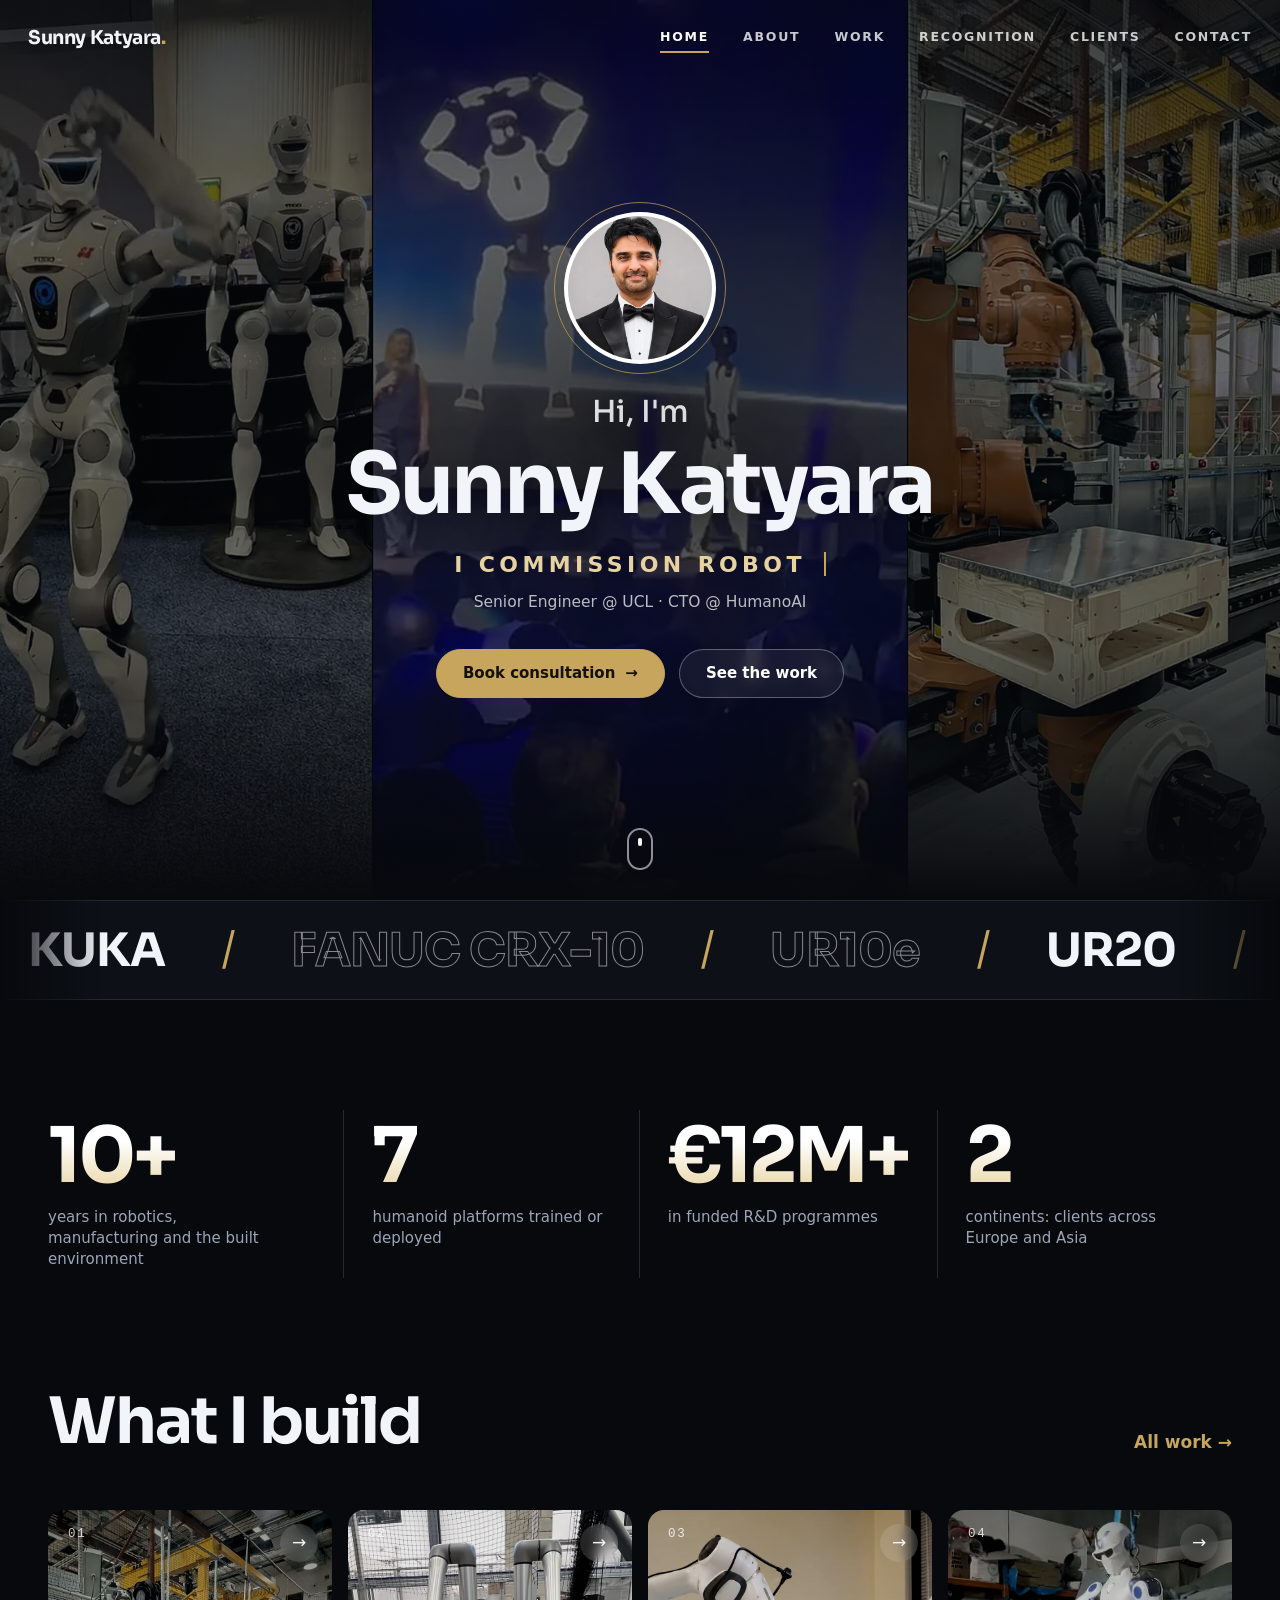
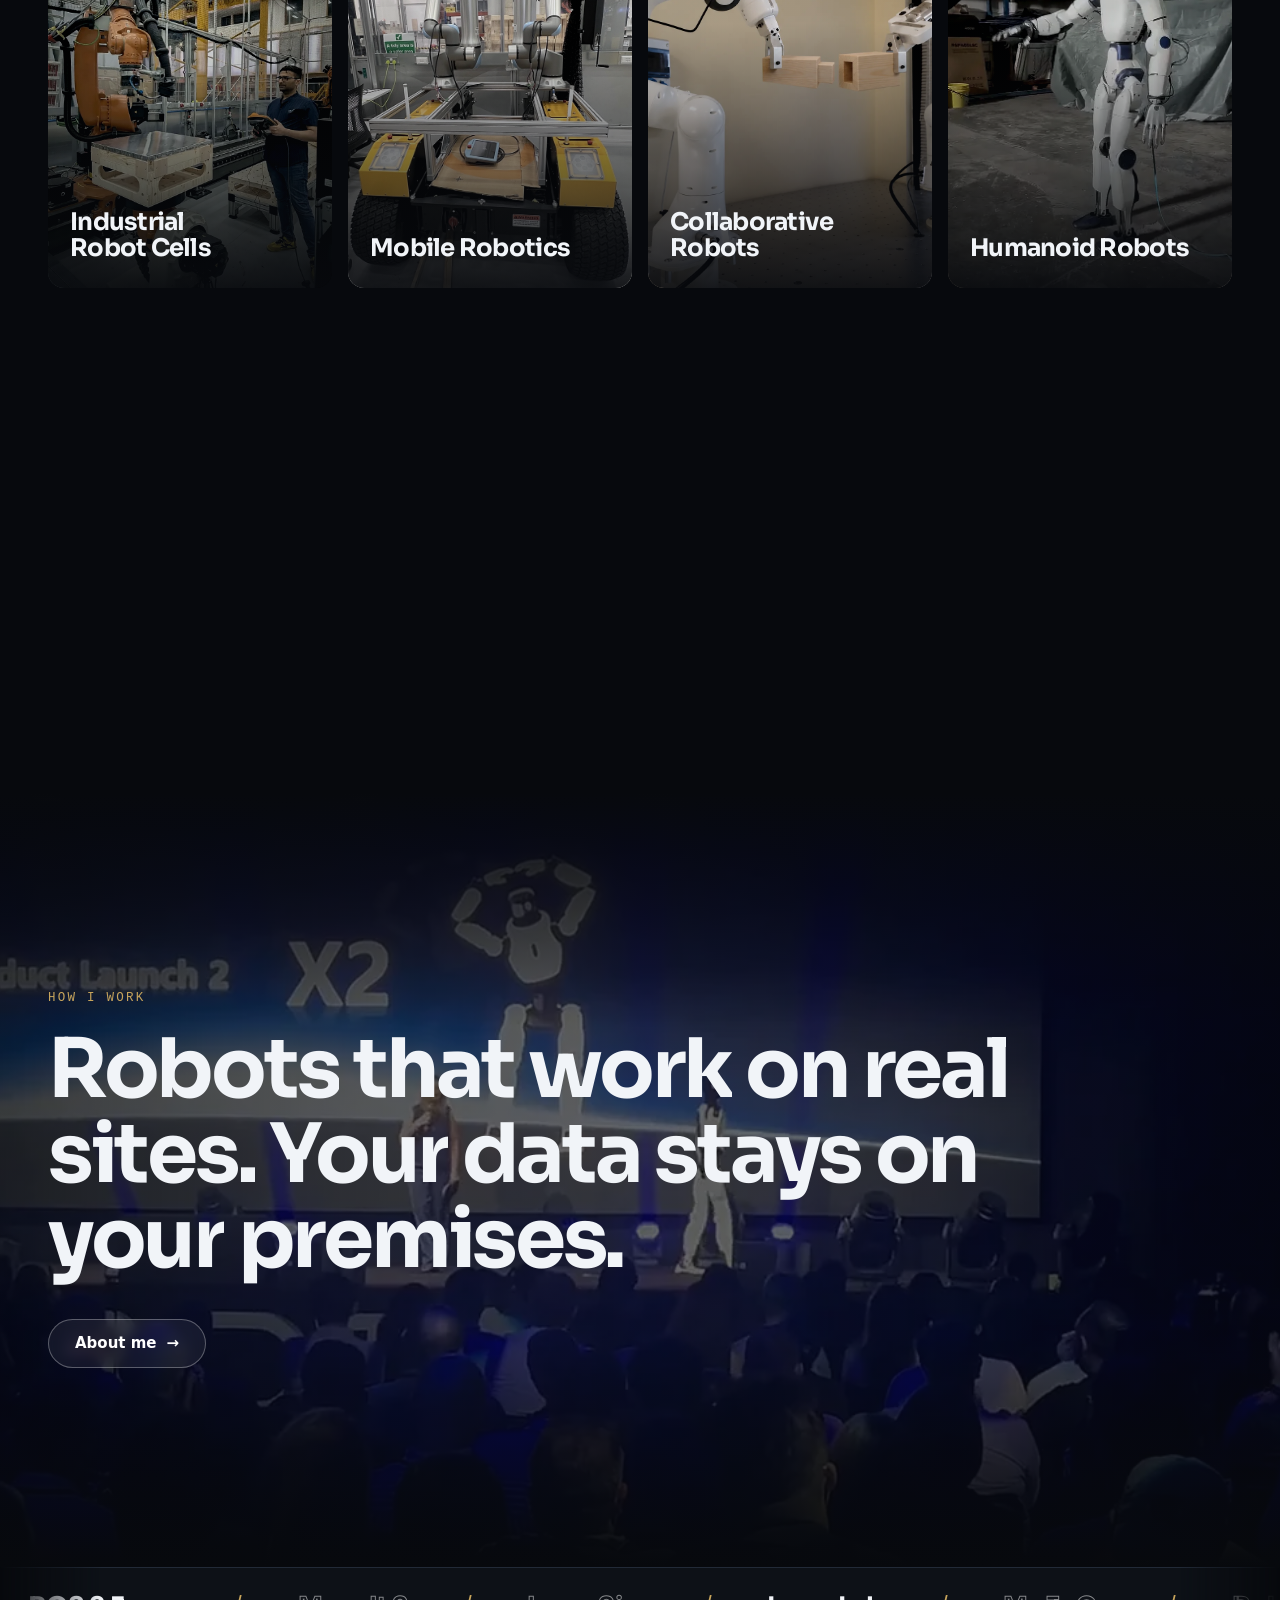
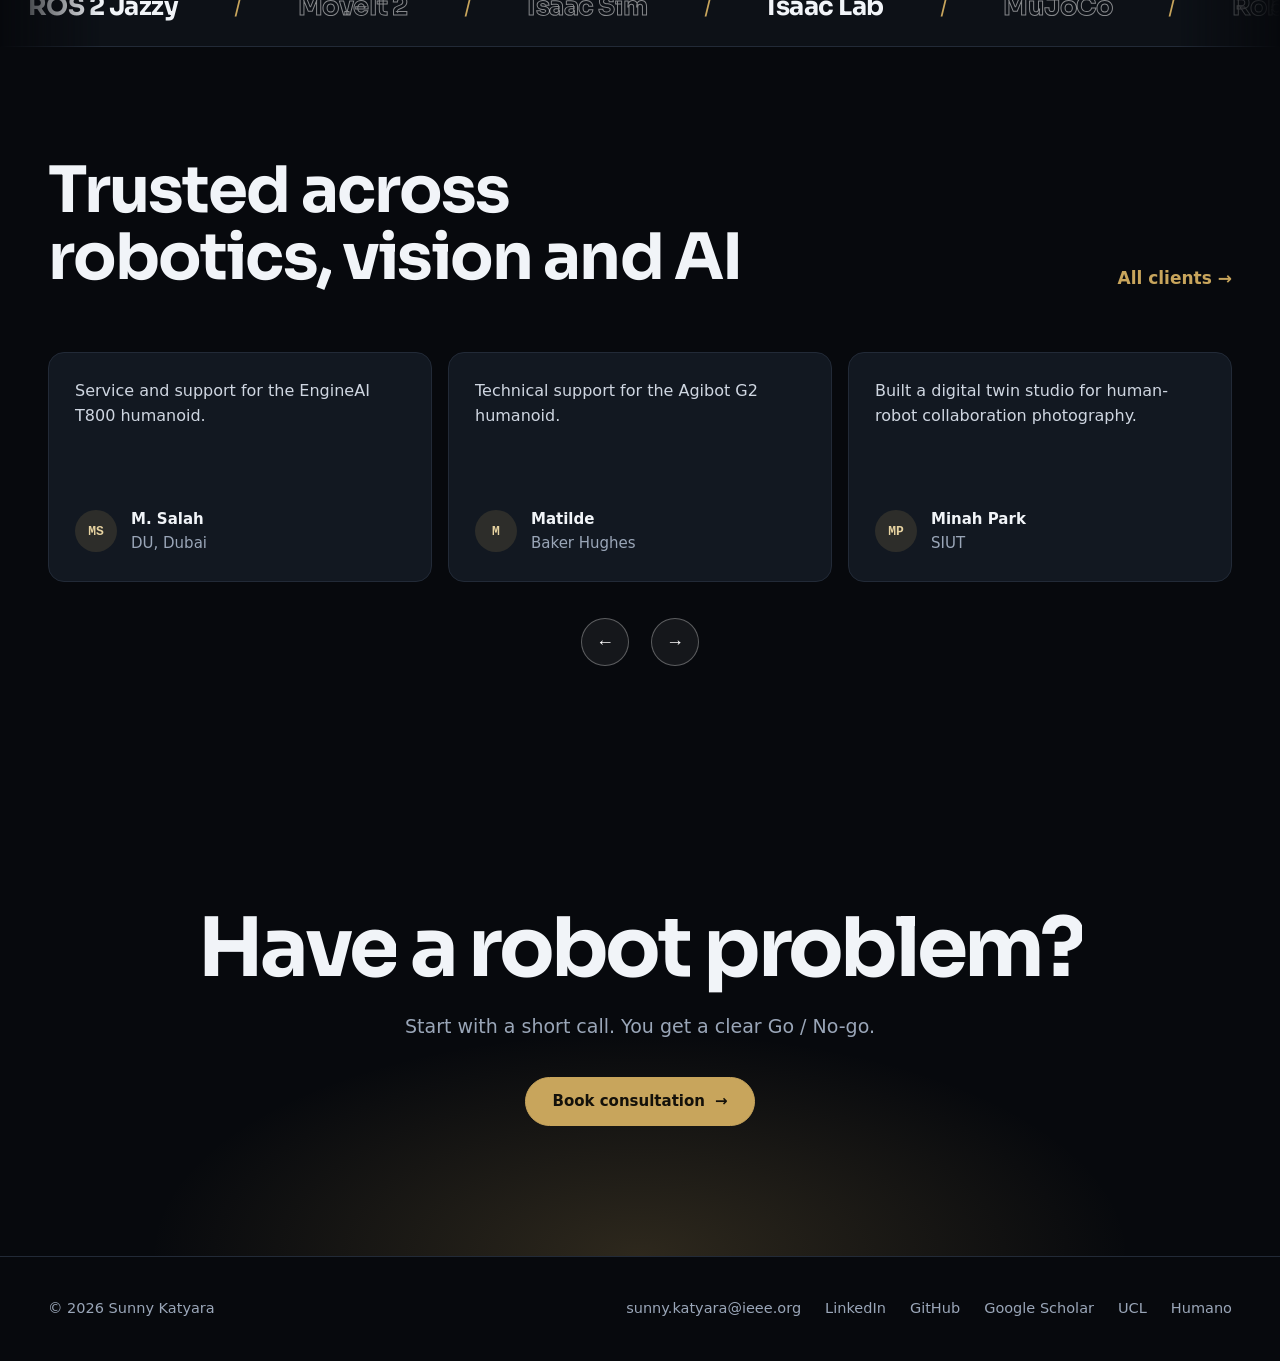
<file: index.html>
<!doctype html>
<html lang="en">
<head>
<meta charset="utf-8">
<meta name="viewport" content="width=device-width, initial-scale=1">
<title>Robotics and Physical AI Consultant | Sunny Katyara, PhD</title>
<meta name="description" content="Robotics and Physical AI consulting by Sunny Katyara, PhD: humanoid robots, robot learning, ROS 2 and robot integration, mobile robotics, PLC safety and digital twins in Isaac Sim. Book a consultation.">
<meta name="author" content="Sunny Katyara">
<meta name="keywords" content="Physical AI, Physical AI consultant, humanoid robots, humanoid robot training, robot learning, reinforcement learning, agentic AI, embodied AI, PLC programming, industrial robot safety PLC, mobile robotics, mobile manipulation, digital twin, Isaac Sim, Isaac Lab, sim2real policy training, ROS 2, ROS2, industrial systems, industrial automation, industrial robotics, robotics consultant, robotics consulting, robotics consultation, robot integration, robotics system integration, ROS 2 consultant, PLC consultant, humanoid robot consultant, ROS 2 integration, KUKA robot cell commissioning, collaborative robots, robot data collection, Unitree G1, Agibot G2, EngineAI T800, MoveIt 2, Siemens TIA Portal, Sunny Katyara">
<link rel="canonical" href="https://sunnykatyara.org/">
<meta name="robots" content="index, follow, max-image-preview:large, max-video-preview:-1">

<meta property="og:type" content="profile">
<meta property="og:site_name" content="Sunny Katyara">
<meta property="og:title" content="Robotics and Physical AI Consultant | Sunny Katyara, PhD">
<meta property="og:description" content="Robotics and Physical AI consulting by Sunny Katyara, PhD: humanoid robots, robot learning, ROS 2 and robot integration, mobile robotics, PLC safety and digital twins in Isaac Sim. Book a consultation.">
<meta property="og:url" content="https://sunnykatyara.org/">
<meta property="og:image" content="https://sunnykatyara.org/og-image.png">
<meta property="og:image:width" content="1200">
<meta property="og:image:height" content="630">
<meta name="twitter:card" content="summary_large_image">
<meta name="twitter:title" content="Robotics and Physical AI Consultant | Sunny Katyara, PhD">
<meta name="twitter:description" content="Robotics and Physical AI consulting by Sunny Katyara, PhD: humanoid robots, robot learning, ROS 2 and robot integration, mobile robotics, PLC safety and digital twins in Isaac Sim. Book a consultation.">
<meta name="twitter:image" content="https://sunnykatyara.org/og-image.png">
<meta name="theme-color" content="#07090d">
<link rel="icon" href="/favicon.svg" type="image/svg+xml">
<link rel="preload" href="/assets/fonts/sora.woff2" as="font" type="font/woff2" crossorigin>
<link rel="stylesheet" href="/assets/style.css?v=97062bca">
<script>document.documentElement.classList.add("js")</script>
<script type="application/ld+json">{"@context": "https://schema.org", "@graph": [{"@type": "WebSite", "@id": "https://sunnykatyara.org/#website", "url": "https://sunnykatyara.org/", "name": "Sunny Katyara", "description": "Robotics and Physical AI consulting by Sunny Katyara, PhD: humanoid robots, robot learning, ROS 2 and robot integration, mobile robotics, PLC safety and digital twins in Isaac Sim. Book a consultation.", "inLanguage": "en", "publisher": {"@id": "https://sunnykatyara.org/#person"}}, {"@type": "ProfilePage", "@id": "https://sunnykatyara.org/#page", "url": "https://sunnykatyara.org/", "mainEntity": {"@id": "https://sunnykatyara.org/#person"}, "dateModified": "2026-11-22"}, {"@type": "Person", "@id": "https://sunnykatyara.org/#person", "name": "Sunny Katyara", "url": "https://sunnykatyara.org/", "jobTitle": "CTO at HumanoAI", "honorificSuffix": "PhD", "description": "Robotics and Physical AI consulting by Sunny Katyara, PhD: humanoid robots, robot learning, ROS 2 and robot integration, mobile robotics, PLC safety and digital twins in Isaac Sim. Book a consultation.", "worksFor": {"@type": "Organization", "name": "HumanoAI"}, "knowsAbout": ["Physical AI", "Physical AI consultant", "humanoid robots", "humanoid robot training", "robot learning", "reinforcement learning", "agentic AI", "embodied AI", "PLC programming", "industrial robot safety PLC", "mobile robotics", "mobile manipulation", "digital twin", "Isaac Sim", "Isaac Lab", "sim2real policy training", "ROS 2", "ROS2", "industrial systems", "industrial automation", "industrial robotics", "robotics consultant", "robotics consulting", "robotics consultation", "robot integration", "robotics system integration", "ROS 2 consultant", "PLC consultant", "humanoid robot consultant", "ROS 2 integration", "KUKA robot cell commissioning", "collaborative robots", "robot data collection", "Unitree G1", "Agibot G2", "EngineAI T800", "MoveIt 2", "Siemens TIA Portal"], "award": ["Early Career Editorial Board Member, Biomimetic Intelligence and Robotics (2024 to 2026) (2024)", "Best Speaker Award (2024)", "Best Chapter Award, 5th International Workshop on Functional Reverse Engineering of Machine Tools (WRE 2023) (2023)", "Best Innovation Award, Entrepreneurship Innovation Challenge, MU, Ireland (2023)", "Best Research Award, HFR 2020 (2020)", "Best Dissertation Award, WUST, Poland (2018)"], "sameAs": ["https://www.linkedin.com/in/sunny-katyara-344362109", "https://github.com/KatyaraSunny93", "https://sunnykatyara1.github.io/KatyaraSunny/", "https://scholar.google.com/citations?user=4pq2lzAAAAAJ&hl=en", "https://profiles.ucl.ac.uk/103249-sunny-katyara"], "image": "https://sunnykatyara.org/media/profile.webp"}, {"@type": "ProfessionalService", "@id": "https://sunnykatyara.org/#service", "name": "Sunny Katyara: Robotics & Physical AI Consultant", "url": "https://sunnykatyara.org/", "description": "Robotics and Physical AI consulting by Sunny Katyara, PhD: humanoid robots, robot learning, ROS 2 and robot integration, mobile robotics, PLC safety and digital twins in Isaac Sim. Book a consultation.", "image": "https://sunnykatyara.org/og-image.png", "founder": {"@id": "https://sunnykatyara.org/#person"}, "areaServed": ["Europe", "Asia", "Worldwide"], "knowsAbout": ["Physical AI", "Physical AI consultant", "humanoid robots", "humanoid robot training", "robot learning", "reinforcement learning", "agentic AI", "embodied AI", "PLC programming", "industrial robot safety PLC", "mobile robotics", "mobile manipulation", "digital twin", "Isaac Sim", "Isaac Lab", "sim2real policy training", "ROS 2", "ROS2", "industrial systems", "industrial automation", "industrial robotics", "robotics consultant", "robotics consulting", "robotics consultation", "robot integration", "robotics system integration", "ROS 2 consultant", "PLC consultant", "humanoid robot consultant", "ROS 2 integration", "KUKA robot cell commissioning", "collaborative robots", "robot data collection", "Unitree G1", "Agibot G2", "EngineAI T800", "MoveIt 2", "Siemens TIA Portal"], "hasOfferCatalog": {"@type": "OfferCatalog", "name": "Consultations", "itemListElement": [{"@type": "Offer", "itemOffered": {"@type": "Service", "name": "Quick project overview (15 minutes)", "description": "Quick overview of your project; General feasibility check; A clear Go / No-go verdict"}}, {"@type": "Offer", "itemOffered": {"@type": "Service", "name": "Technical guidance session (1 hour)", "description": "In-depth technical guidance; Feasibility assessment; Project sign-up and handshake; Milestone setting"}}, {"@type": "Offer", "itemOffered": {"@type": "Service", "name": "Industrial robot integration consulting", "url": "https://sunnykatyara.org/work/industrial-robotics-cell/"}}, {"@type": "Offer", "itemOffered": {"@type": "Service", "name": "Mobile robotics and ROS 2 integration consulting", "url": "https://sunnykatyara.org/work/mobile-robotics/"}}, {"@type": "Offer", "itemOffered": {"@type": "Service", "name": "Collaborative robot integration consulting", "url": "https://sunnykatyara.org/work/collaborative-robotics/"}}, {"@type": "Offer", "itemOffered": {"@type": "Service", "name": "Humanoid robot training and deployment consulting", "url": "https://sunnykatyara.org/work/humanoid-robots/"}}, {"@type": "Offer", "itemOffered": {"@type": "Service", "name": "PLC programming and robot safety consulting", "url": "https://sunnykatyara.org/work/plc-safety-industrial-control/"}}, {"@type": "Offer", "itemOffered": {"@type": "Service", "name": "Physical AI data collection consulting", "url": "https://sunnykatyara.org/work/edge-devices-data-capture/"}}, {"@type": "Offer", "itemOffered": {"@type": "Service", "name": "Digital twins and simulation consulting", "url": "https://sunnykatyara.org/work/digital-twins-simulation/"}}]}, "email": "sunny.katyara@ieee.org"}]}</script>
</head>
<body>
<a class="skip" href="#main">Skip to content</a>
<header class="site-header">
  <div class="wrap">
    <a class="brand" href="/" aria-label="Sunny Katyara, home">Sunny Katyara<i>.</i></a>
    <button class="nav-toggle" aria-label="Menu" aria-expanded="false" aria-controls="nav">&#9776;</button>
    <nav class="nav" id="nav" aria-label="Main"><a href="/" aria-current="page">Home</a><a href="/about/">About</a><a href="/work/">Work</a><a href="/recognition/">Recognition</a><a href="/clients/">Clients</a><a href="/contact/">Contact</a></nav>
  </div>
</header>
<main id="main">

<section class="hero">
  <div class="bg"><video autoplay muted loop playsinline preload="none" aria-hidden="true" data-wide="/media/hero.mp4" data-wide-poster="/media/hero-poster.webp" data-tall="/media/hero-mobile.mp4" data-tall-poster="/media/hero-mobile-poster.webp"></video></div>
  <div class="wrap">
    <div class="avatar"><img src="/media/profile.webp" width="152" height="152" alt="Sunny Katyara, Robotics &amp; Physical AI Consultant"></div>
    <h1><small>Hi, I'm</small>Sunny Katyara</h1>
    <p class="typed" data-lines="[&quot;I train humanoids.&quot;, &quot;I commission robot cells.&quot;, &quot;I build digital twins.&quot;, &quot;I make robots safe.&quot;, &quot;I keep your data on site.&quot;]"><span>I train humanoids.</span></p>
    <p class="role">Senior Engineer @ UCL · CTO @ HumanoAI</p>
    <div class="cta-row"><a class="btn" href="/contact/">Book consultation <span class="arr">&rarr;</span></a>
    <a class="btn ghost" href="/work/">See the work</a></div>
  </div>
  <a class="scroll-cue" href="#numbers" aria-label="Scroll down"></a>
</section>
<div class="marquee " aria-hidden="true"><div class="track"><span>KUKA</span><span>FANUC CRX-10</span><span>UR10e</span><span>UR20</span><span>Franka Emika Panda</span><span>Dobot</span><span>Stäubli CS8</span><span>ABB Puma</span><span>Unitree G1</span><span>Unitree R1</span><span>Unitree H1</span><span>EngineAI T800</span><span>Agibot G2</span><span>Agibot X2</span><span>Galbot S1</span><span>Robotnik RB-VOGUI</span><span>Warthog</span><span>KUKA</span><span>FANUC CRX-10</span><span>UR10e</span><span>UR20</span><span>Franka Emika Panda</span><span>Dobot</span><span>Stäubli CS8</span><span>ABB Puma</span><span>Unitree G1</span><span>Unitree R1</span><span>Unitree H1</span><span>EngineAI T800</span><span>Agibot G2</span><span>Agibot X2</span><span>Galbot S1</span><span>Robotnik RB-VOGUI</span><span>Warthog</span></div></div>
<section id="numbers"><div class="wrap"><div class="stats"><div class="stat reveal"><b data-count>10+</b><span>years in robotics, manufacturing and the built environment</span></div><div class="stat reveal"><b data-count>7</b><span>humanoid platforms trained or deployed</span></div><div class="stat reveal"><b data-count>€12M+</b><span>in funded R&amp;D programmes</span></div><div class="stat reveal"><b data-count>2</b><span>continents: clients across Europe and Asia</span></div></div></div></section>
<section style="padding-top:0">
  <div class="wrap">
    <div class="section-head"><h2 data-split>What I build</h2><a class="link" href="/work/">All work &rarr;</a></div>
    <div class="tiles"><a class="tile reveal" href="/work/industrial-robotics-cell/"><img src="/media/industrial-robotics-cell/industrial-robotics-cell-01-poster.webp" alt="Multi-Functional Industrial Robotics Cell" loading="lazy"><span class="tile-num">01</span><span class="go" aria-hidden="true">&rarr;</span><div class="tile-txt"><h3>Industrial Robot Cells</h3><p>Two KUKA arms. One cell. Built end to end.</p></div></a><a class="tile reveal" href="/work/mobile-robotics/"><img src="/media/mobile-robotics/mobile-robotics-01.webp" alt="Mobile Robotics and Mobile Manipulation" loading="lazy"><span class="tile-num">02</span><span class="go" aria-hidden="true">&rarr;</span><div class="tile-txt"><h3>Mobile Robotics</h3><p>Robots that go to the work.</p></div></a><a class="tile reveal" href="/work/collaborative-robotics/"><img src="/media/collaborative-robotics/collaborative-robotics-01.webp" alt="Collaborative Robotics" loading="lazy"><span class="tile-num">03</span><span class="go" aria-hidden="true">&rarr;</span><div class="tile-txt"><h3>Collaborative Robots</h3><p>Arms that work together.</p></div></a><a class="tile reveal" href="/work/humanoid-robots/"><img src="/media/humanoid-robots/humanoid-robots-01-poster.webp" alt="Humanoid Robots" loading="lazy"><span class="tile-num">04</span><span class="go" aria-hidden="true">&rarr;</span><div class="tile-txt"><h3>Humanoid Robots</h3><p>From human data to humanoid skill.</p></div></a><a class="tile reveal" href="/work/plc-safety-industrial-control/"><img src="/media/plc-safety-industrial-control/plc-safety-industrial-control-01.webp" alt="PLCs for Safety and Industrial Control" loading="lazy"><span class="tile-num">05</span><span class="go" aria-hidden="true">&rarr;</span><div class="tile-txt"><h3>PLC and Safety</h3><p>Safety-rated. Real-time. Usable.</p></div></a><a class="tile reveal" href="/work/edge-devices-data-capture/"><img src="/media/edge-devices-data-capture/edge-devices-data-capture-01.webp" alt="Edge Devices and Data-Capture Applications" loading="lazy"><span class="tile-num">06</span><span class="go" aria-hidden="true">&rarr;</span><div class="tile-txt"><h3>Edge Devices</h3><p>Capture what the human sees.</p></div></a><a class="tile reveal" href="/work/digital-twins-simulation/"><img src="/media/digital-twins-simulation/digital-twins-simulation-01.webp" alt="Digital Twins and Simulation" loading="lazy"><span class="tile-num">07</span><span class="go" aria-hidden="true">&rarr;</span><div class="tile-txt"><h3>Digital Twins</h3><p>Train in simulation. Deploy for real.</p></div></a><a class="tile ask reveal" href="/contact/"><h3>Your project next?</h3><span>Book consultation &rarr;</span></a></div>
  </div>
</section>
<section class="statement">
  <div class="bg"><video data-loop muted loop playsinline preload="none" poster="/media/stage-poster.webp" aria-hidden="true"><source src="/media/stage.mp4" type="video/mp4"></video></div>
  <div class="wrap"><span class="eyebrow">How I work</span><p class="big" data-split>Robots that work on real sites. Your data stays on your premises.</p>
  <a class="btn ghost reveal" href="/about/">About me <span class="arr">&rarr;</span></a></div>
</section>
<div class="marquee rev small" aria-hidden="true"><div class="track"><span>ROS 2 Jazzy</span><span>MoveIt 2</span><span>Isaac Sim</span><span>Isaac Lab</span><span>MuJoCo</span><span>RoboDK</span><span>libfranka</span><span>Unity</span><span>Blender</span><span>CoppeliaSim</span><span>three.js</span><span>Siemens S7-1500</span><span>Omron Sysmac</span><span>ABB Pluto</span><span>HCFA</span><span>SICK scanners</span><span>Light curtains</span><span>STO</span><span>NVIDIA Jetson</span><span>Qualcomm Snapdragon</span><span>PREEMPT_RT</span><span>KiCad</span><span>SolidWorks</span><span>Android</span><span>iOS</span><span>ROS 2 Jazzy</span><span>MoveIt 2</span><span>Isaac Sim</span><span>Isaac Lab</span><span>MuJoCo</span><span>RoboDK</span><span>libfranka</span><span>Unity</span><span>Blender</span><span>CoppeliaSim</span><span>three.js</span><span>Siemens S7-1500</span><span>Omron Sysmac</span><span>ABB Pluto</span><span>HCFA</span><span>SICK scanners</span><span>Light curtains</span><span>STO</span><span>NVIDIA Jetson</span><span>Qualcomm Snapdragon</span><span>PREEMPT_RT</span><span>KiCad</span><span>SolidWorks</span><span>Android</span><span>iOS</span></div></div>
<section>
  <div class="wrap">
    <div class="section-head"><h2 data-split>Trusted across robotics, vision and AI</h2><a class="link" href="/clients/">All clients &rarr;</a></div>
    <div class="slider reveal" data-slider><div class="slides" tabindex="0" aria-label="Clients"><figure class="client"><p>Service and support for the EngineAI T800 humanoid.</p><footer><span class="ini" aria-hidden="true">MS</span><div><b>M. Salah</b><span>DU, Dubai</span></div></footer></figure><figure class="client"><p>Technical support for the Agibot G2 humanoid.</p><footer><span class="ini" aria-hidden="true">M</span><div><b>Matilde</b><span>Baker Hughes</span></div></footer></figure><figure class="client"><p>Built a digital twin studio for human-robot collaboration photography.</p><footer><span class="ini" aria-hidden="true">MP</span><div><b>Minah Park</b><span>SIUT</span></div></footer></figure><figure class="client"><p>Developed an Isaac Sim 6.2 interface for Lovable-style custom robotic application rendering.</p><footer><span class="ini" aria-hidden="true">DL</span><div><b>Daniel Lambert</b><span>peppybot</span></div></footer></figure><figure class="client"><p>Developed a MoveIt 2 package for a complex multi-fleet of robot arms doing dexterous manipulation of composites and semi-rigid profiles.</p><footer><span class="ini" aria-hidden="true">MB</span><div><b>Matthias Bothe</b><span>RoboService GmbH</span></div></footer></figure><figure class="client"><p>Digital twin of a tape-cutting workstation and deployment of Dobot robots across all sections.</p><footer><span class="ini" aria-hidden="true">SK</span><div><b>Sander Kregel</b><span>ReflectSee</span></div></footer></figure><figure class="client"><p>Guidance on how humanoid robots work and what it takes to build a custom one.</p><footer><span class="ini" aria-hidden="true">CC</span><div><b>Chris Chabrowski</b><span>Canada Satellite</span></div></footer></figure><figure class="client"><p>Trained complex deep reinforcement learning agents for real-time day-to-day trading and portfolio management.</p><footer><span class="ini" aria-hidden="true">SZ</span><div><b>Simon Zhong</b><span>Renko Alpha Pty Ltd</span></div></footer></figure><figure class="client"><p>Built a multi-constraint optimization instance segmentation model for an image-to-image defect localization and isolation pipeline.</p><footer><span class="ini" aria-hidden="true">RK</span><div><b>Raghava Kashyapa</b><span>Qualitas Technologies</span></div></footer></figure><figure class="client"><p>Defined a children&#x27;s curriculum covering the basics of robotics, AI, coding and data structures, preparing them for an agentic world.</p><footer><span class="ini" aria-hidden="true">PM</span><div><b>Pinesh Mehta</b><span>ekids India</span></div></footer></figure><figure class="client"><p>Built vision algorithms for segmenting and classifying precious metals for a jewellery and stone business in Texas.</p><footer><span class="ini" aria-hidden="true">AP</span><div><b>Anitha Pattagunta</b><span>Cepoch</span></div></footer></figure><figure class="client"><p>Explained the ins and outs of transformers, diffusion models, policy training, fine-tuning adapters and agentic workflows.</p><footer><span class="ini" aria-hidden="true">BD</span><div><b>Bryan Davis</b><span>Centari</span></div></footer></figure><figure class="client"><p>Built a PLC package for a robotics cabinet assembling motor gearboxes and stator windings.</p><footer><span class="ini" aria-hidden="true">RG</span><div><b>Robin Gerster</b><span>Zed Technologies</span></div></footer></figure></div><div class="slider-nav"><button type="button" data-prev aria-label="Previous client">&larr;</button><button type="button" data-next aria-label="Next client">&rarr;</button></div></div>
  </div>
</section>
<section class="cta"><div class="wrap"><h2 data-split>Have a robot problem?</h2><p class="reveal">Start with a short call. You get a clear Go / No-go.</p><a class="btn reveal" href="/contact/">Book consultation <span class="arr">&rarr;</span></a></div></section>

</main>
<footer class="site-footer">
  <div class="wrap">
    <div>&copy; 2026 Sunny Katyara</div>
    <nav aria-label="Footer"><a href="mailto:sunny.katyara@ieee.org">sunny.katyara@ieee.org</a><a href="https://www.linkedin.com/in/sunny-katyara-344362109" rel="me noopener">LinkedIn</a><a href="https://github.com/KatyaraSunny93" rel="me noopener">GitHub</a><a href="https://scholar.google.com/citations?user=4pq2lzAAAAAJ&amp;hl=en" rel="me noopener">Google Scholar</a><a href="https://profiles.ucl.ac.uk/103249-sunny-katyara" rel="me noopener">UCL</a><a href="https://www.humano.au/" rel="me noopener">Humano</a></nav>
  </div>
</footer>
<script src="/assets/main.js?v=c39cebc8" defer></script>
</body>
</html>
</file>
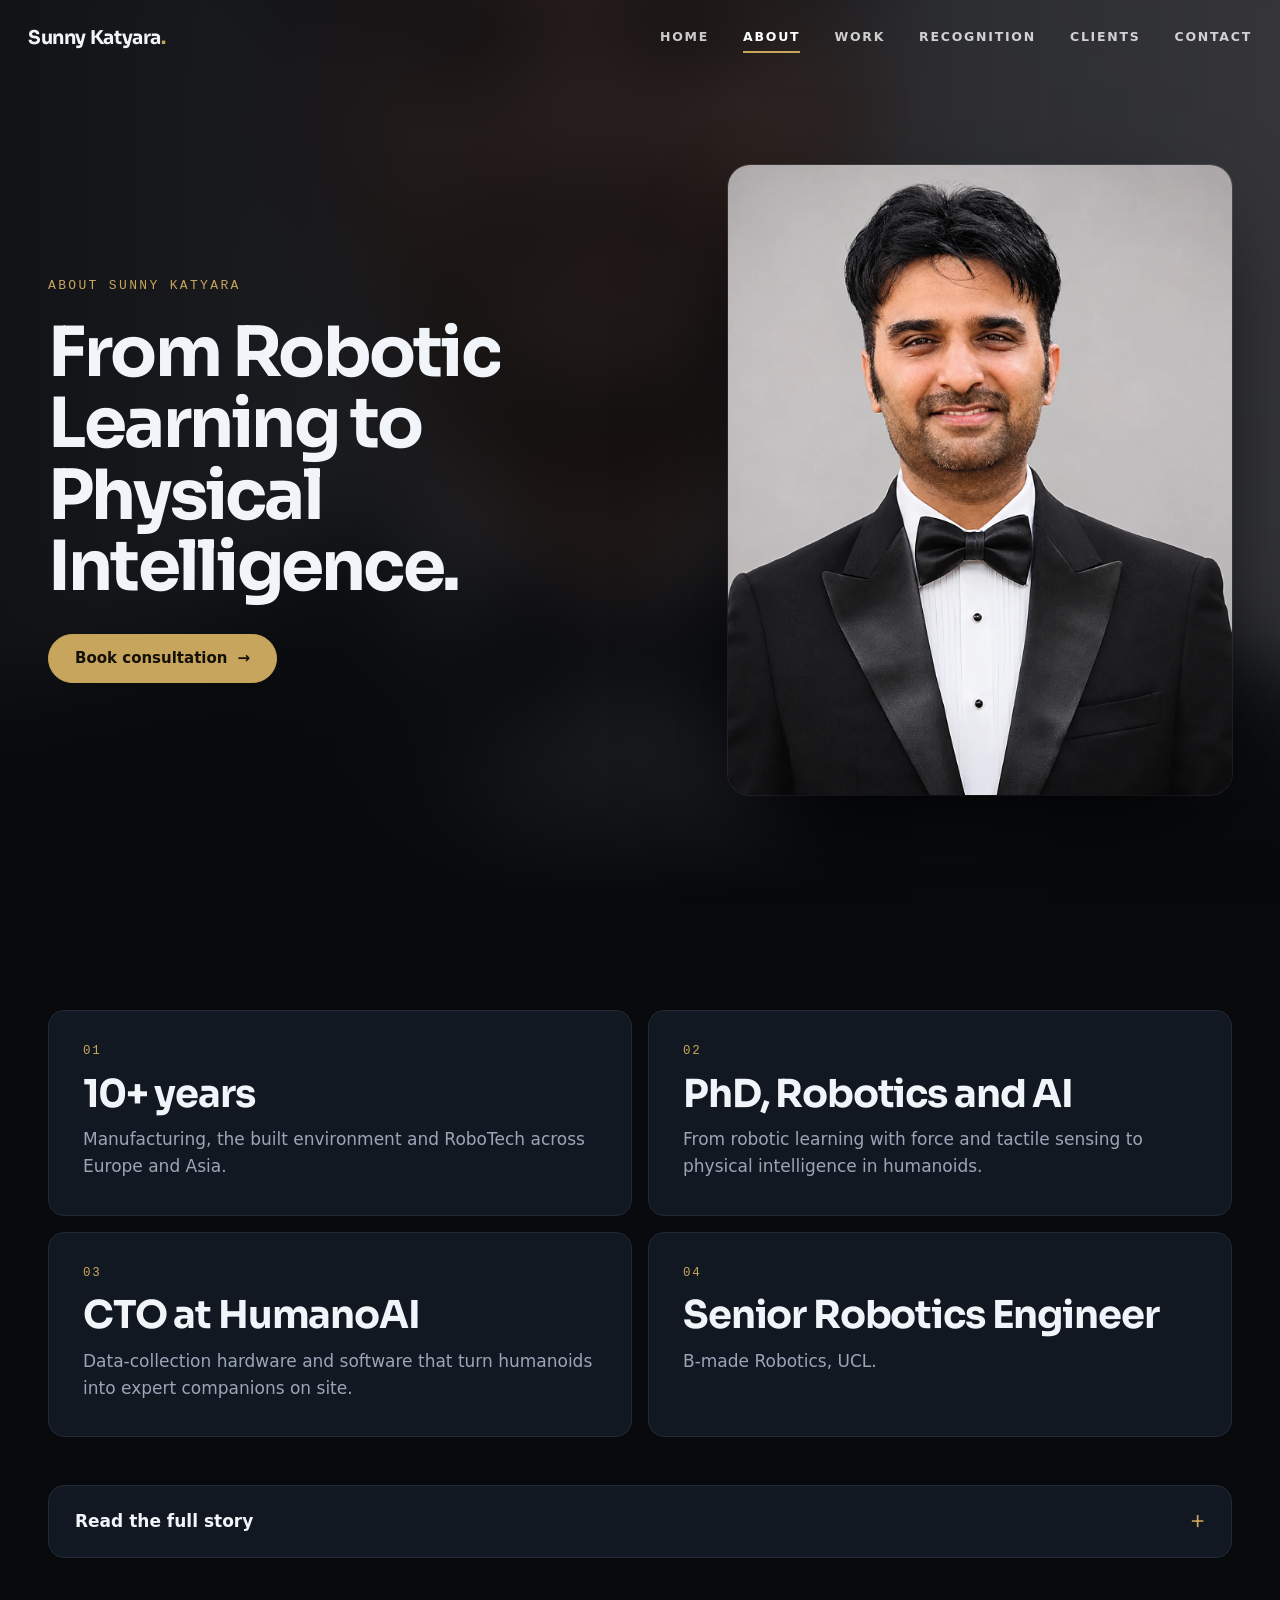
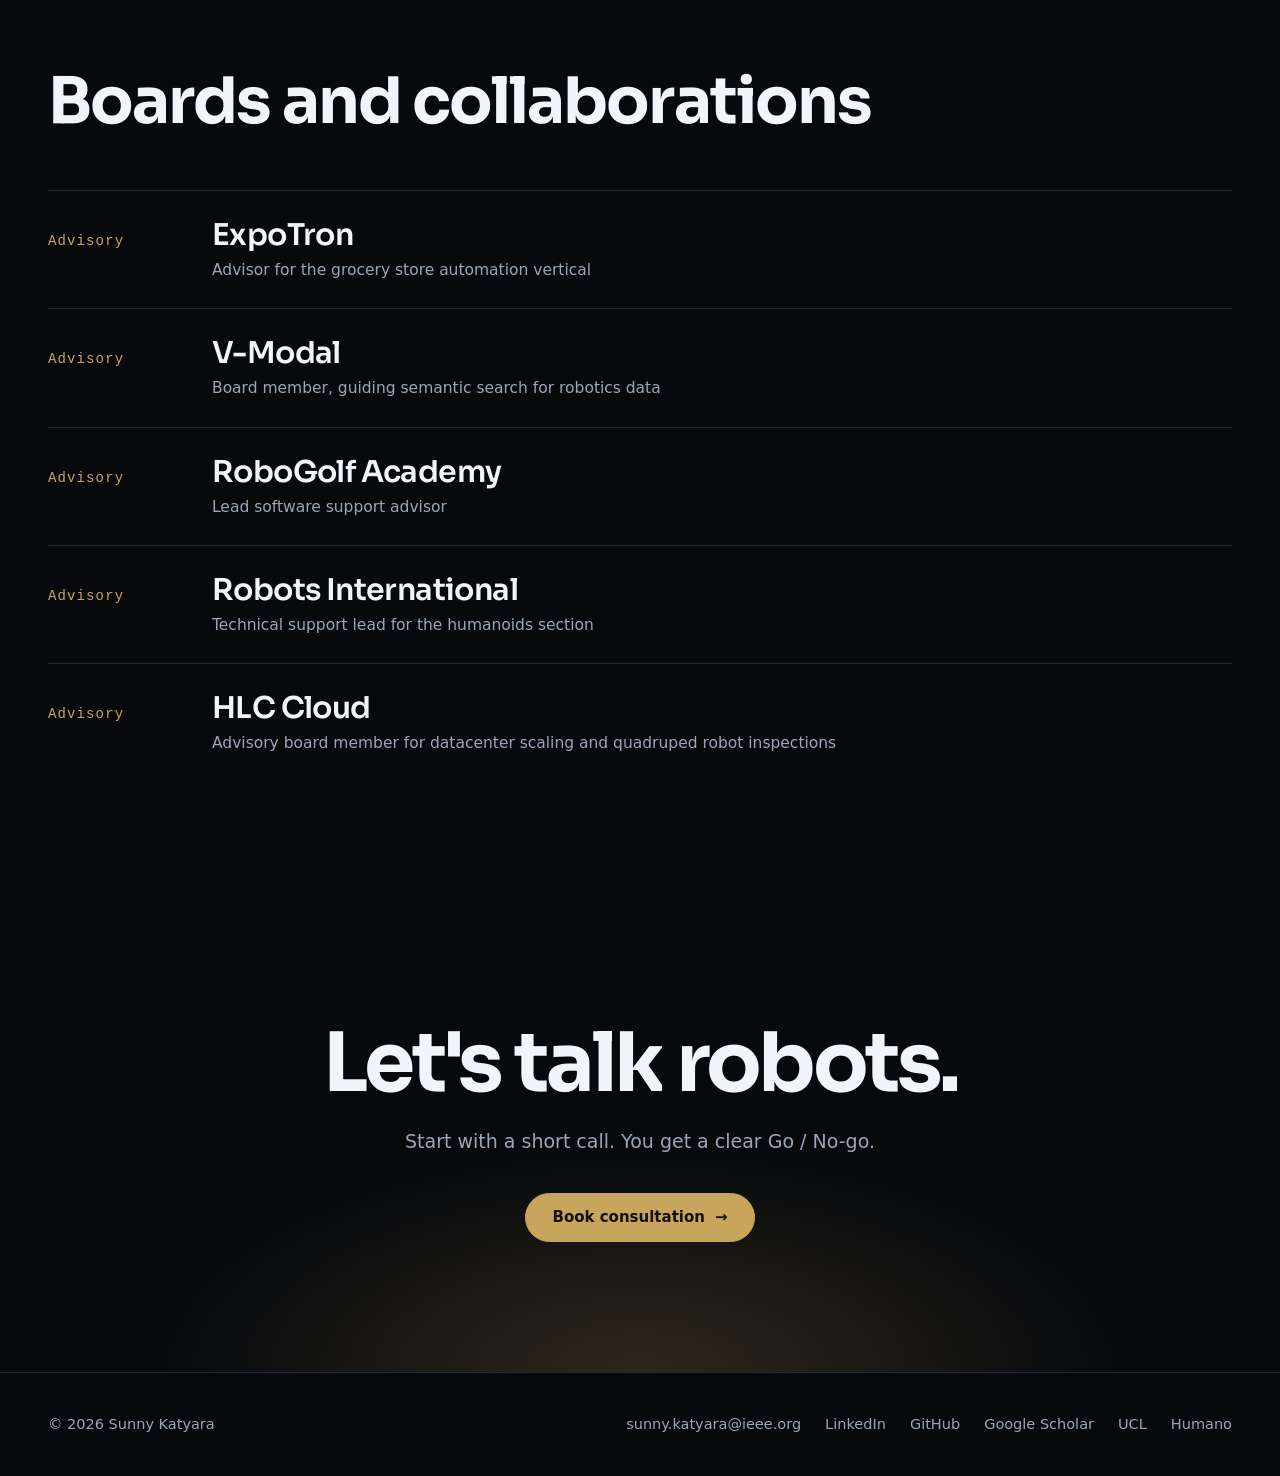
<file: about/index.html>
<!doctype html>
<html lang="en">
<head>
<meta charset="utf-8">
<meta name="viewport" content="width=device-width, initial-scale=1">
<title>About Sunny Katyara | Physical AI and Robot Learning, PhD, CTO at HumanoAI</title>
<meta name="description" content="Sunny Katyara is a Physical AI and robotics consultant with a PhD in Robotics and AI: from robot learning to physical intelligence in humanoid robots. 10+ years across Europe and Asia, CTO at HumanoAI.">
<meta name="author" content="Sunny Katyara">
<meta name="keywords" content="Physical AI, Physical AI consultant, humanoid robots, humanoid robot training, robot learning, reinforcement learning, agentic AI, embodied AI, PLC programming, industrial robot safety PLC, mobile robotics, mobile manipulation, digital twin, Isaac Sim, Isaac Lab, sim2real policy training, ROS 2, ROS2, industrial systems, industrial automation, industrial robotics, robotics consultant, robotics consulting, robotics consultation, robot integration, robotics system integration, ROS 2 consultant, PLC consultant, humanoid robot consultant, ROS 2 integration, KUKA robot cell commissioning, collaborative robots, robot data collection, Unitree G1, Agibot G2, EngineAI T800, MoveIt 2, Siemens TIA Portal, Sunny Katyara">
<link rel="canonical" href="https://sunnykatyara.org/about/">
<meta name="robots" content="index, follow, max-image-preview:large, max-video-preview:-1">

<meta property="og:type" content="profile">
<meta property="og:site_name" content="Sunny Katyara">
<meta property="og:title" content="About Sunny Katyara | Physical AI and Robot Learning, PhD, CTO at HumanoAI">
<meta property="og:description" content="Sunny Katyara is a Physical AI and robotics consultant with a PhD in Robotics and AI: from robot learning to physical intelligence in humanoid robots. 10+ years across Europe and Asia, CTO at HumanoAI.">
<meta property="og:url" content="https://sunnykatyara.org/about/">
<meta property="og:image" content="https://sunnykatyara.org/og-image.png">
<meta property="og:image:width" content="1200">
<meta property="og:image:height" content="630">
<meta name="twitter:card" content="summary_large_image">
<meta name="twitter:title" content="About Sunny Katyara | Physical AI and Robot Learning, PhD, CTO at HumanoAI">
<meta name="twitter:description" content="Sunny Katyara is a Physical AI and robotics consultant with a PhD in Robotics and AI: from robot learning to physical intelligence in humanoid robots. 10+ years across Europe and Asia, CTO at HumanoAI.">
<meta name="twitter:image" content="https://sunnykatyara.org/og-image.png">
<meta name="theme-color" content="#07090d">
<link rel="icon" href="/favicon.svg" type="image/svg+xml">
<link rel="preload" href="/assets/fonts/sora.woff2" as="font" type="font/woff2" crossorigin>
<link rel="stylesheet" href="/assets/style.css?v=97062bca">
<script>document.documentElement.classList.add("js")</script>
<script type="application/ld+json">{"@context": "https://schema.org", "@type": "AboutPage", "url": "https://sunnykatyara.org/about/", "mainEntity": {"@type": "Person", "@id": "https://sunnykatyara.org/#person", "name": "Sunny Katyara", "url": "https://sunnykatyara.org/", "jobTitle": "CTO at HumanoAI", "honorificSuffix": "PhD", "description": "Robotics and Physical AI consulting by Sunny Katyara, PhD: humanoid robots, robot learning, ROS 2 and robot integration, mobile robotics, PLC safety and digital twins in Isaac Sim. Book a consultation.", "worksFor": {"@type": "Organization", "name": "HumanoAI"}, "knowsAbout": ["Physical AI", "Physical AI consultant", "humanoid robots", "humanoid robot training", "robot learning", "reinforcement learning", "agentic AI", "embodied AI", "PLC programming", "industrial robot safety PLC", "mobile robotics", "mobile manipulation", "digital twin", "Isaac Sim", "Isaac Lab", "sim2real policy training", "ROS 2", "ROS2", "industrial systems", "industrial automation", "industrial robotics", "robotics consultant", "robotics consulting", "robotics consultation", "robot integration", "robotics system integration", "ROS 2 consultant", "PLC consultant", "humanoid robot consultant", "ROS 2 integration", "KUKA robot cell commissioning", "collaborative robots", "robot data collection", "Unitree G1", "Agibot G2", "EngineAI T800", "MoveIt 2", "Siemens TIA Portal"], "award": ["Early Career Editorial Board Member, Biomimetic Intelligence and Robotics (2024 to 2026) (2024)", "Best Speaker Award (2024)", "Best Chapter Award, 5th International Workshop on Functional Reverse Engineering of Machine Tools (WRE 2023) (2023)", "Best Innovation Award, Entrepreneurship Innovation Challenge, MU, Ireland (2023)", "Best Research Award, HFR 2020 (2020)", "Best Dissertation Award, WUST, Poland (2018)"], "sameAs": ["https://www.linkedin.com/in/sunny-katyara-344362109", "https://github.com/KatyaraSunny93", "https://sunnykatyara1.github.io/KatyaraSunny/", "https://scholar.google.com/citations?user=4pq2lzAAAAAJ&hl=en", "https://profiles.ucl.ac.uk/103249-sunny-katyara"], "image": "https://sunnykatyara.org/media/profile.webp"}}</script><script type="application/ld+json">{"@context": "https://schema.org", "@type": "BreadcrumbList", "itemListElement": [{"@type": "ListItem", "position": 1, "name": "Home", "item": "https://sunnykatyara.org/"}, {"@type": "ListItem", "position": 2, "name": "About", "item": "https://sunnykatyara.org/about/"}]}</script>
</head>
<body>
<a class="skip" href="#main">Skip to content</a>
<header class="site-header">
  <div class="wrap">
    <a class="brand" href="/" aria-label="Sunny Katyara, home">Sunny Katyara<i>.</i></a>
    <button class="nav-toggle" aria-label="Menu" aria-expanded="false" aria-controls="nav">&#9776;</button>
    <nav class="nav" id="nav" aria-label="Main"><a href="/">Home</a><a href="/about/" aria-current="page">About</a><a href="/work/">Work</a><a href="/recognition/">Recognition</a><a href="/clients/">Clients</a><a href="/contact/">Contact</a></nav>
  </div>
</header>
<main id="main">

<section class="phero">
  <div class="bg blur"><img src="/media/portrait.webp" alt="" fetchpriority="high"></div>
  <div class="wrap phero-grid">
    <div><h1>About Sunny Katyara</h1><p class="punch" data-split>From Robotic Learning to Physical Intelligence.</p>
    <div class="cta-row" style="justify-content:flex-start"><a class="btn" href="/contact/">Book consultation <span class="arr">&rarr;</span></a></div></div>
    <div class="phero-media reveal"><img src="/media/portrait.webp" width="1400" height="1620" alt="Portrait of Sunny Katyara"></div>
  </div>
</section>
<section><div class="wrap"><div class="blocks"><div class="block reveal"><span class="k">01</span><h3>10+ years</h3><p>Manufacturing, the built environment and RoboTech across Europe and Asia.</p></div><div class="block reveal"><span class="k">02</span><h3>PhD, Robotics and AI</h3><p>From robotic learning with force and tactile sensing to physical intelligence in humanoids.</p></div><div class="block reveal"><span class="k">03</span><h3>CTO at HumanoAI</h3><p>Data-collection hardware and software that turn humanoids into expert companions on site.</p></div><div class="block reveal"><span class="k">04</span><h3>Senior Robotics Engineer</h3><p>B-made Robotics, UCL.</p></div></div>
<details class="story reveal"><summary>Read the full story</summary><div class="prose"><p>My path runs from robotic learning to physical intelligence. I hold a PhD in Robotics and AI and have spent more than ten years in manufacturing, the built environment and the RoboTech industry across Europe and Asia.</p><p>It started with the foundations of how robots learn to move and to touch: kinematic planning and dynamic force regulation with force/torque and tactile sensors. Today it is advanced humanoids doing human-inspired manipulation and locomotion in changing environments. I have worked with robots of every kind along the way.</p><p>Many of my clients run high-value, data-sensitive projects. I make sure their data and privacy stay intact, on their own premises, while we train, test and validate state-of-the-art models and agents.</p><p>My work also covers safety-rated systems with real-time response: PLCs, IoT sensors and real-time monitoring for industrial cells.</p><p>As CTO at HumanoAI I lead the technical development of our data-collection hardware and software for training task models, turning general-purpose humanoids into expert companions on site without long hours of teaching by hand. A continual learning and adaptation layer lets the humanoid deepen its understanding of the task while it works alongside skilled workers. It is phased in gradually, so people are not replaced overnight: the robot takes on more only once it has built full knowledge of the task, the site and its surroundings. That is what physical intelligence means to me: a robot that understands the work, the place and the people around it.</p><p>I also sit on the advisory boards of technology firms and startups, helping them ground their plans in what robotics can and cannot do today.</p></div></details></div></section>
<section style="padding-top:0"><div class="wrap">
  <div class="section-head"><h2 data-split>Boards and collaborations</h2></div>
  <ul class="rows-big"><li class="reveal"><span class="k">Advisory</span><span class="v">ExpoTron<small>Advisor for the grocery store automation vertical</small></span></li><li class="reveal"><span class="k">Advisory</span><span class="v">V-Modal<small>Board member, guiding semantic search for robotics data</small></span></li><li class="reveal"><span class="k">Advisory</span><span class="v">RoboGolf Academy<small>Lead software support advisor</small></span></li><li class="reveal"><span class="k">Advisory</span><span class="v">Robots International<small>Technical support lead for the humanoids section</small></span></li><li class="reveal"><span class="k">Advisory</span><span class="v">HLC Cloud<small>Advisory board member for datacenter scaling and quadruped robot inspections</small></span></li></ul>
</div></section>
<section class="cta"><div class="wrap"><h2 data-split>Let&#x27;s talk robots.</h2><p class="reveal">Start with a short call. You get a clear Go / No-go.</p><a class="btn reveal" href="/contact/">Book consultation <span class="arr">&rarr;</span></a></div></section>

</main>
<footer class="site-footer">
  <div class="wrap">
    <div>&copy; 2026 Sunny Katyara</div>
    <nav aria-label="Footer"><a href="mailto:sunny.katyara@ieee.org">sunny.katyara@ieee.org</a><a href="https://www.linkedin.com/in/sunny-katyara-344362109" rel="me noopener">LinkedIn</a><a href="https://github.com/KatyaraSunny93" rel="me noopener">GitHub</a><a href="https://scholar.google.com/citations?user=4pq2lzAAAAAJ&amp;hl=en" rel="me noopener">Google Scholar</a><a href="https://profiles.ucl.ac.uk/103249-sunny-katyara" rel="me noopener">UCL</a><a href="https://www.humano.au/" rel="me noopener">Humano</a></nav>
  </div>
</footer>
<script src="/assets/main.js?v=c39cebc8" defer></script>
</body>
</html>
</file>
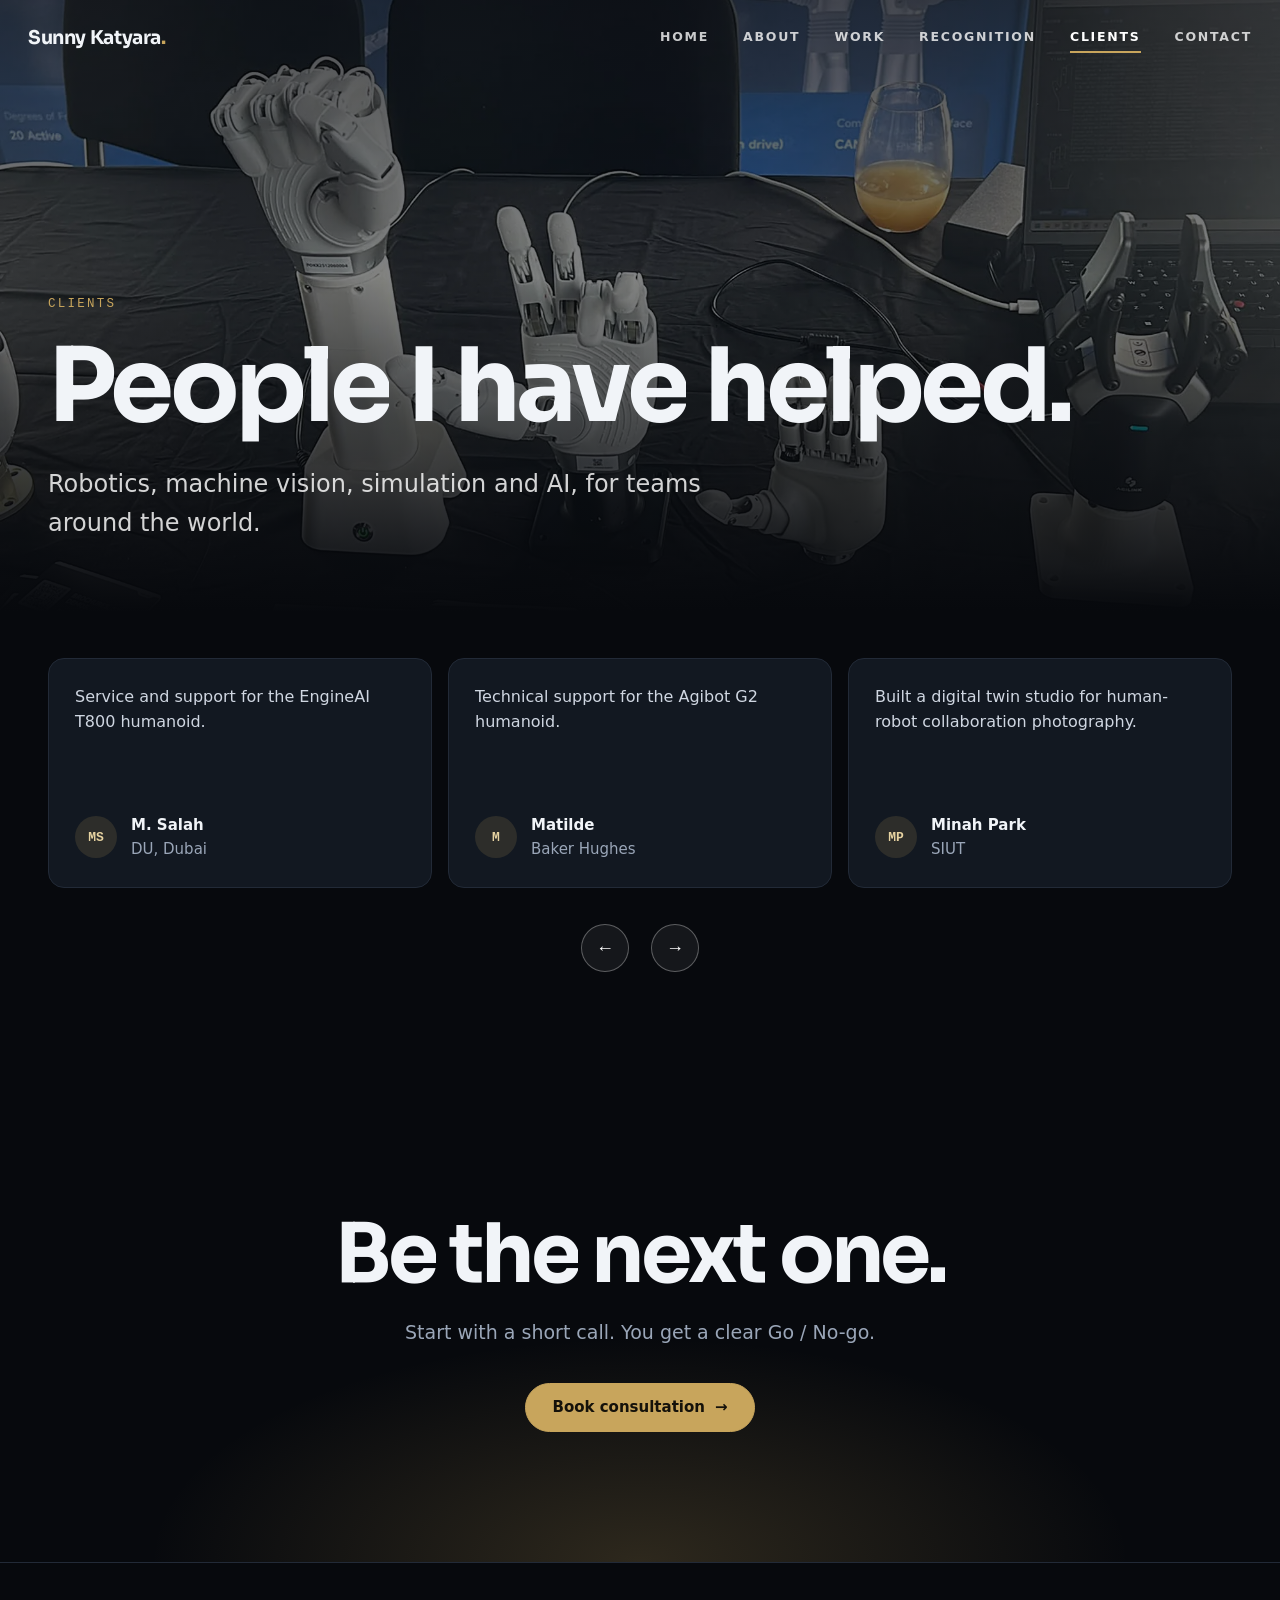
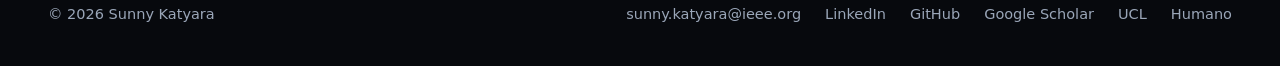
<file: clients/index.html>
<!doctype html>
<html lang="en">
<head>
<meta charset="utf-8">
<meta name="viewport" content="width=device-width, initial-scale=1">
<title>Clients and Engagements | Sunny Katyara</title>
<meta name="description" content="Client engagements by Sunny Katyara across humanoid robots, digital twins in Isaac Sim, reinforcement learning, agentic AI, MoveIt 2, machine vision and PLC systems.">
<meta name="author" content="Sunny Katyara">
<meta name="keywords" content="Physical AI, Physical AI consultant, humanoid robots, humanoid robot training, robot learning, reinforcement learning, agentic AI, embodied AI, PLC programming, industrial robot safety PLC, mobile robotics, mobile manipulation, digital twin, Isaac Sim, Isaac Lab, sim2real policy training, ROS 2, ROS2, industrial systems, industrial automation, industrial robotics, robotics consultant, robotics consulting, robotics consultation, robot integration, robotics system integration, ROS 2 consultant, PLC consultant, humanoid robot consultant, ROS 2 integration, KUKA robot cell commissioning, collaborative robots, robot data collection, Unitree G1, Agibot G2, EngineAI T800, MoveIt 2, Siemens TIA Portal, Sunny Katyara">
<link rel="canonical" href="https://sunnykatyara.org/clients/">
<meta name="robots" content="index, follow, max-image-preview:large, max-video-preview:-1">

<meta property="og:type" content="website">
<meta property="og:site_name" content="Sunny Katyara">
<meta property="og:title" content="Clients and Engagements | Sunny Katyara">
<meta property="og:description" content="Client engagements by Sunny Katyara across humanoid robots, digital twins in Isaac Sim, reinforcement learning, agentic AI, MoveIt 2, machine vision and PLC systems.">
<meta property="og:url" content="https://sunnykatyara.org/clients/">
<meta property="og:image" content="https://sunnykatyara.org/og-image.png">
<meta property="og:image:width" content="1200">
<meta property="og:image:height" content="630">
<meta name="twitter:card" content="summary_large_image">
<meta name="twitter:title" content="Clients and Engagements | Sunny Katyara">
<meta name="twitter:description" content="Client engagements by Sunny Katyara across humanoid robots, digital twins in Isaac Sim, reinforcement learning, agentic AI, MoveIt 2, machine vision and PLC systems.">
<meta name="twitter:image" content="https://sunnykatyara.org/og-image.png">
<meta name="theme-color" content="#07090d">
<link rel="icon" href="/favicon.svg" type="image/svg+xml">
<link rel="preload" href="/assets/fonts/sora.woff2" as="font" type="font/woff2" crossorigin>
<link rel="stylesheet" href="/assets/style.css?v=97062bca">
<script>document.documentElement.classList.add("js")</script>
<script type="application/ld+json">{"@context": "https://schema.org", "@type": "BreadcrumbList", "itemListElement": [{"@type": "ListItem", "position": 1, "name": "Home", "item": "https://sunnykatyara.org/"}, {"@type": "ListItem", "position": 2, "name": "Clients", "item": "https://sunnykatyara.org/clients/"}]}</script>
</head>
<body>
<a class="skip" href="#main">Skip to content</a>
<header class="site-header">
  <div class="wrap">
    <a class="brand" href="/" aria-label="Sunny Katyara, home">Sunny Katyara<i>.</i></a>
    <button class="nav-toggle" aria-label="Menu" aria-expanded="false" aria-controls="nav">&#9776;</button>
    <nav class="nav" id="nav" aria-label="Main"><a href="/">Home</a><a href="/about/">About</a><a href="/work/">Work</a><a href="/recognition/">Recognition</a><a href="/clients/" aria-current="page">Clients</a><a href="/contact/">Contact</a></nav>
  </div>
</header>
<main id="main">

<section class="page-hero"><div class="bg zoom"><img src="/media/pages/clients.webp" alt="" fetchpriority="high"></div><div class="wrap"><span class="eyebrow">Clients</span><h1 data-split>People I have helped.</h1><p class="sub reveal">Robotics, machine vision, simulation and AI, for teams around the world.</p></div></section>
<section style="padding-top:40px"><div class="wrap"><div class="slider reveal" data-slider><div class="slides" tabindex="0" aria-label="Clients"><figure class="client"><p>Service and support for the EngineAI T800 humanoid.</p><footer><span class="ini" aria-hidden="true">MS</span><div><b>M. Salah</b><span>DU, Dubai</span></div></footer></figure><figure class="client"><p>Technical support for the Agibot G2 humanoid.</p><footer><span class="ini" aria-hidden="true">M</span><div><b>Matilde</b><span>Baker Hughes</span></div></footer></figure><figure class="client"><p>Built a digital twin studio for human-robot collaboration photography.</p><footer><span class="ini" aria-hidden="true">MP</span><div><b>Minah Park</b><span>SIUT</span></div></footer></figure><figure class="client"><p>Developed an Isaac Sim 6.2 interface for Lovable-style custom robotic application rendering.</p><footer><span class="ini" aria-hidden="true">DL</span><div><b>Daniel Lambert</b><span>peppybot</span></div></footer></figure><figure class="client"><p>Developed a MoveIt 2 package for a complex multi-fleet of robot arms doing dexterous manipulation of composites and semi-rigid profiles.</p><footer><span class="ini" aria-hidden="true">MB</span><div><b>Matthias Bothe</b><span>RoboService GmbH</span></div></footer></figure><figure class="client"><p>Digital twin of a tape-cutting workstation and deployment of Dobot robots across all sections.</p><footer><span class="ini" aria-hidden="true">SK</span><div><b>Sander Kregel</b><span>ReflectSee</span></div></footer></figure><figure class="client"><p>Guidance on how humanoid robots work and what it takes to build a custom one.</p><footer><span class="ini" aria-hidden="true">CC</span><div><b>Chris Chabrowski</b><span>Canada Satellite</span></div></footer></figure><figure class="client"><p>Trained complex deep reinforcement learning agents for real-time day-to-day trading and portfolio management.</p><footer><span class="ini" aria-hidden="true">SZ</span><div><b>Simon Zhong</b><span>Renko Alpha Pty Ltd</span></div></footer></figure><figure class="client"><p>Built a multi-constraint optimization instance segmentation model for an image-to-image defect localization and isolation pipeline.</p><footer><span class="ini" aria-hidden="true">RK</span><div><b>Raghava Kashyapa</b><span>Qualitas Technologies</span></div></footer></figure><figure class="client"><p>Defined a children&#x27;s curriculum covering the basics of robotics, AI, coding and data structures, preparing them for an agentic world.</p><footer><span class="ini" aria-hidden="true">PM</span><div><b>Pinesh Mehta</b><span>ekids India</span></div></footer></figure><figure class="client"><p>Built vision algorithms for segmenting and classifying precious metals for a jewellery and stone business in Texas.</p><footer><span class="ini" aria-hidden="true">AP</span><div><b>Anitha Pattagunta</b><span>Cepoch</span></div></footer></figure><figure class="client"><p>Explained the ins and outs of transformers, diffusion models, policy training, fine-tuning adapters and agentic workflows.</p><footer><span class="ini" aria-hidden="true">BD</span><div><b>Bryan Davis</b><span>Centari</span></div></footer></figure><figure class="client"><p>Built a PLC package for a robotics cabinet assembling motor gearboxes and stator windings.</p><footer><span class="ini" aria-hidden="true">RG</span><div><b>Robin Gerster</b><span>Zed Technologies</span></div></footer></figure></div><div class="slider-nav"><button type="button" data-prev aria-label="Previous client">&larr;</button><button type="button" data-next aria-label="Next client">&rarr;</button></div></div></div></section>
<section class="cta"><div class="wrap"><h2 data-split>Be the next one.</h2><p class="reveal">Start with a short call. You get a clear Go / No-go.</p><a class="btn reveal" href="/contact/">Book consultation <span class="arr">&rarr;</span></a></div></section>

</main>
<footer class="site-footer">
  <div class="wrap">
    <div>&copy; 2026 Sunny Katyara</div>
    <nav aria-label="Footer"><a href="mailto:sunny.katyara@ieee.org">sunny.katyara@ieee.org</a><a href="https://www.linkedin.com/in/sunny-katyara-344362109" rel="me noopener">LinkedIn</a><a href="https://github.com/KatyaraSunny93" rel="me noopener">GitHub</a><a href="https://scholar.google.com/citations?user=4pq2lzAAAAAJ&amp;hl=en" rel="me noopener">Google Scholar</a><a href="https://profiles.ucl.ac.uk/103249-sunny-katyara" rel="me noopener">UCL</a><a href="https://www.humano.au/" rel="me noopener">Humano</a></nav>
  </div>
</footer>
<script src="/assets/main.js?v=c39cebc8" defer></script>
</body>
</html>
</file>
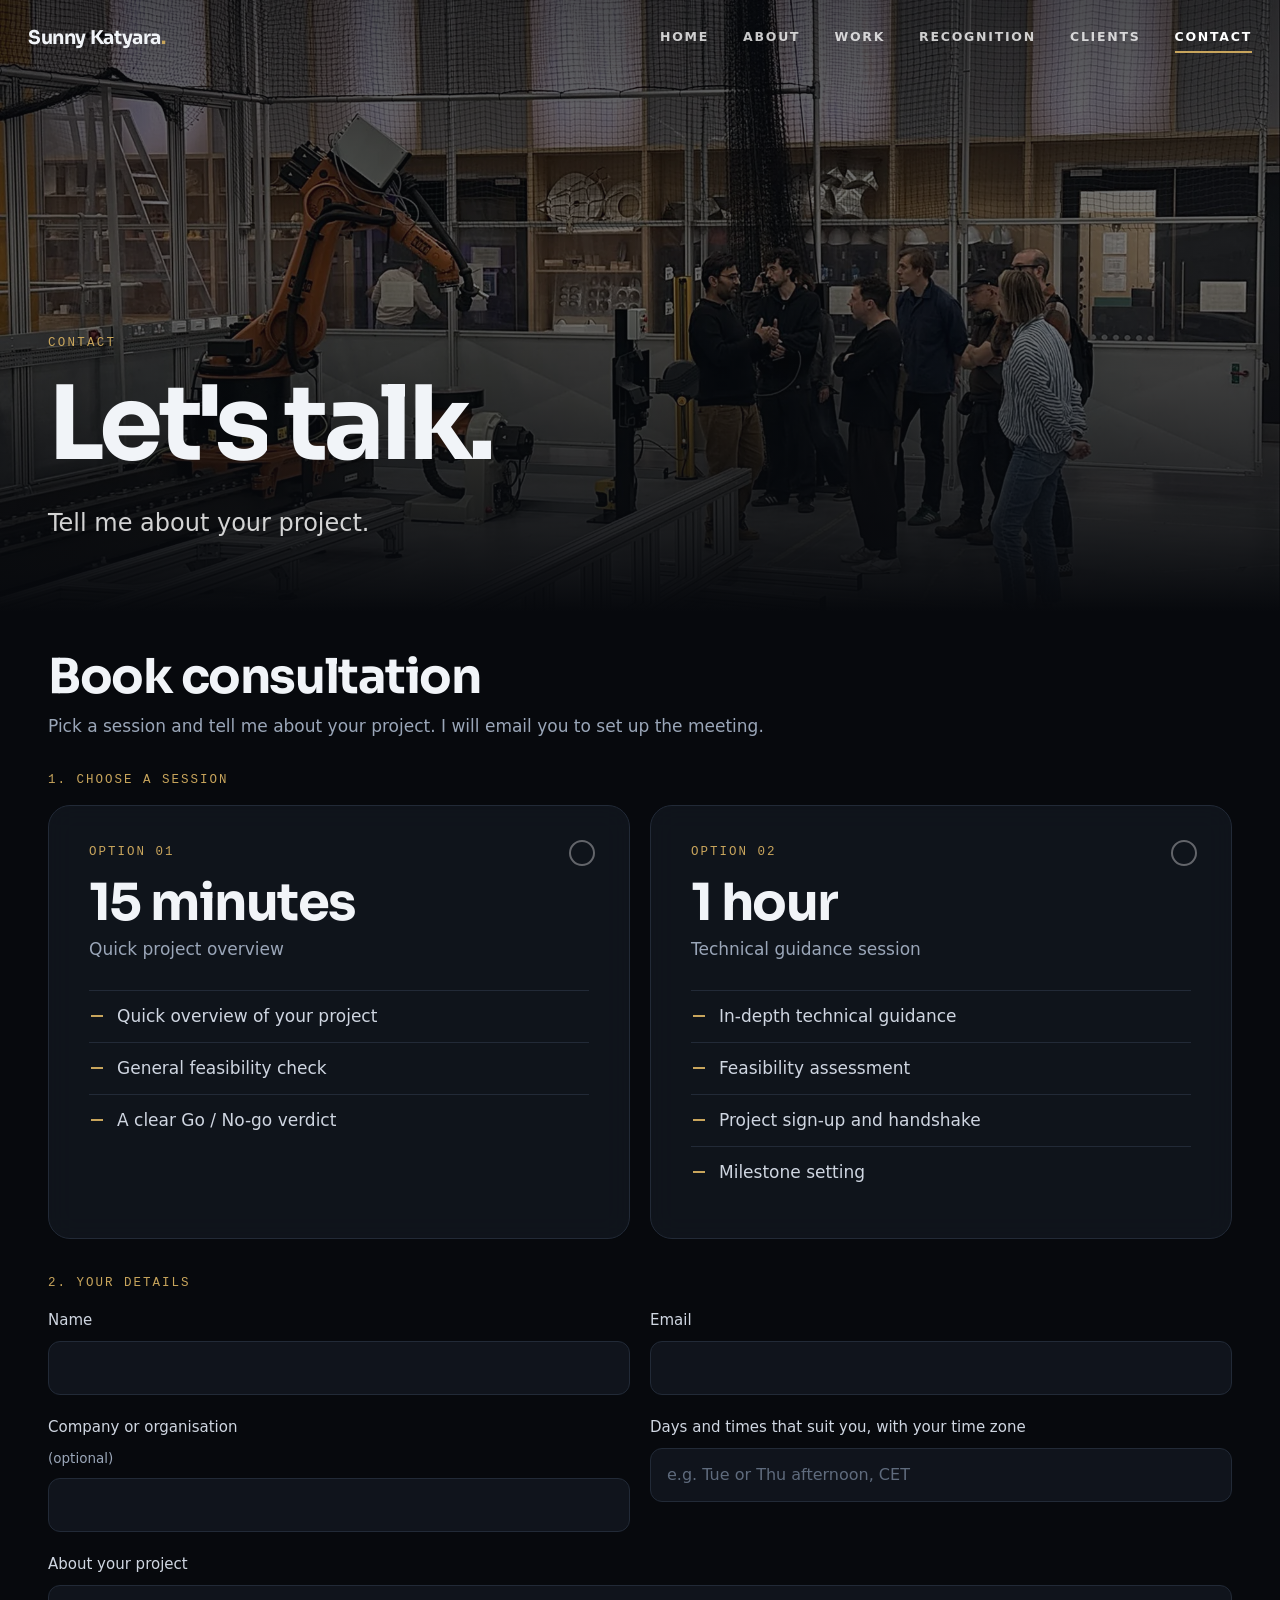
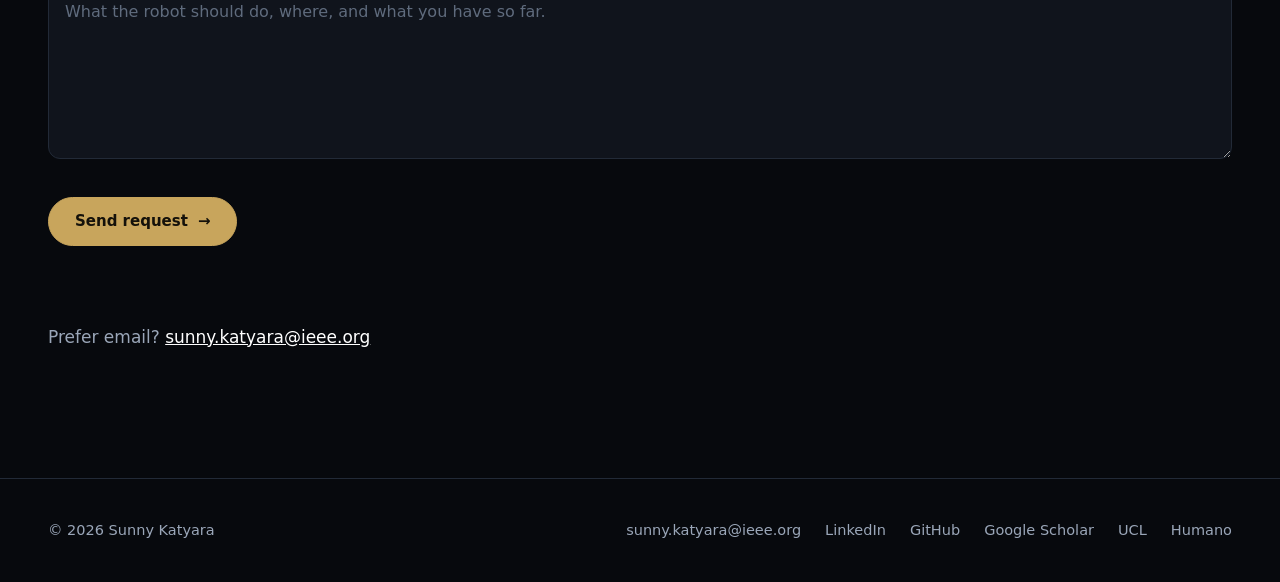
<file: contact/index.html>
<!doctype html>
<html lang="en">
<head>
<meta charset="utf-8">
<meta name="viewport" content="width=device-width, initial-scale=1">
<title>Book a Robotics Consultation: Physical AI, ROS 2, PLC, Integration | Sunny Katyara</title>
<meta name="description" content="Book a robotics or Physical AI consultation with Sunny Katyara, PhD: humanoid robots, ROS 2, robot integration, mobile robotics, PLC safety and digital twins. 15-minute overview or 1-hour technical session.">
<meta name="author" content="Sunny Katyara">
<meta name="keywords" content="Physical AI, Physical AI consultant, humanoid robots, humanoid robot training, robot learning, reinforcement learning, agentic AI, embodied AI, PLC programming, industrial robot safety PLC, mobile robotics, mobile manipulation, digital twin, Isaac Sim, Isaac Lab, sim2real policy training, ROS 2, ROS2, industrial systems, industrial automation, industrial robotics, robotics consultant, robotics consulting, robotics consultation, robot integration, robotics system integration, ROS 2 consultant, PLC consultant, humanoid robot consultant, ROS 2 integration, KUKA robot cell commissioning, collaborative robots, robot data collection, Unitree G1, Agibot G2, EngineAI T800, MoveIt 2, Siemens TIA Portal, Sunny Katyara">
<link rel="canonical" href="https://sunnykatyara.org/contact/">
<meta name="robots" content="index, follow, max-image-preview:large, max-video-preview:-1">

<meta property="og:type" content="website">
<meta property="og:site_name" content="Sunny Katyara">
<meta property="og:title" content="Book a Robotics Consultation: Physical AI, ROS 2, PLC, Integration | Sunny Katyara">
<meta property="og:description" content="Book a robotics or Physical AI consultation with Sunny Katyara, PhD: humanoid robots, ROS 2, robot integration, mobile robotics, PLC safety and digital twins. 15-minute overview or 1-hour technical session.">
<meta property="og:url" content="https://sunnykatyara.org/contact/">
<meta property="og:image" content="https://sunnykatyara.org/og-image.png">
<meta property="og:image:width" content="1200">
<meta property="og:image:height" content="630">
<meta name="twitter:card" content="summary_large_image">
<meta name="twitter:title" content="Book a Robotics Consultation: Physical AI, ROS 2, PLC, Integration | Sunny Katyara">
<meta name="twitter:description" content="Book a robotics or Physical AI consultation with Sunny Katyara, PhD: humanoid robots, ROS 2, robot integration, mobile robotics, PLC safety and digital twins. 15-minute overview or 1-hour technical session.">
<meta name="twitter:image" content="https://sunnykatyara.org/og-image.png">
<meta name="theme-color" content="#07090d">
<link rel="icon" href="/favicon.svg" type="image/svg+xml">
<link rel="preload" href="/assets/fonts/sora.woff2" as="font" type="font/woff2" crossorigin>
<link rel="stylesheet" href="/assets/style.css?v=97062bca">
<script>document.documentElement.classList.add("js")</script>
<script type="application/ld+json">{"@context": "https://schema.org", "@type": "ContactPage", "url": "https://sunnykatyara.org/contact/", "about": {"@id": "https://sunnykatyara.org/#person"}}</script><script type="application/ld+json">{"@context": "https://schema.org", "@type": "BreadcrumbList", "itemListElement": [{"@type": "ListItem", "position": 1, "name": "Home", "item": "https://sunnykatyara.org/"}, {"@type": "ListItem", "position": 2, "name": "Contact", "item": "https://sunnykatyara.org/contact/"}]}</script>
</head>
<body>
<a class="skip" href="#main">Skip to content</a>
<header class="site-header">
  <div class="wrap">
    <a class="brand" href="/" aria-label="Sunny Katyara, home">Sunny Katyara<i>.</i></a>
    <button class="nav-toggle" aria-label="Menu" aria-expanded="false" aria-controls="nav">&#9776;</button>
    <nav class="nav" id="nav" aria-label="Main"><a href="/">Home</a><a href="/about/">About</a><a href="/work/">Work</a><a href="/recognition/">Recognition</a><a href="/clients/">Clients</a><a href="/contact/" aria-current="page">Contact</a></nav>
  </div>
</header>
<main id="main">

<section class="page-hero"><div class="bg zoom"><img src="/media/pages/contact.webp" alt="" fetchpriority="high"></div><div class="wrap"><span class="eyebrow">Contact</span><h1 data-split>Let&#x27;s talk.</h1><p class="sub reveal">Tell me about your project.</p></div></section>
<section style="padding-top:40px"><div class="wrap"><form class="bookform reveal" data-bookform action="https://formsubmit.co/sunny.katyara@ieee.org" data-endpoint="https://formsubmit.co/ajax/sunny.katyara@ieee.org" data-mail="sunny.katyara@ieee.org" method="post">
<h2>Book consultation</h2>
<p class="form-lead">Pick a session and tell me about your project. I will email you to set up the meeting.</p>
<fieldset><legend>1. Choose a session</legend><div class="plans"><label class="plan"><input type="radio" name="Session" value="15 minutes: Quick project overview" required><span class="price">Option 01</span><h3>15 minutes</h3><div class="dur">Quick project overview</div><ul><li>Quick overview of your project</li><li>General feasibility check</li><li>A clear Go / No-go verdict</li></ul><span class="pick" aria-hidden="true"></span></label><label class="plan"><input type="radio" name="Session" value="1 hour: Technical guidance session" required><span class="price">Option 02</span><h3>1 hour</h3><div class="dur">Technical guidance session</div><ul><li>In-depth technical guidance</li><li>Feasibility assessment</li><li>Project sign-up and handshake</li><li>Milestone setting</li></ul><span class="pick" aria-hidden="true"></span></label></div></fieldset>
<fieldset><legend>2. Your details</legend><div class="fields">
<label>Name<input type="text" name="Name" autocomplete="name" required maxlength="120"></label>
<label>Email<input type="email" name="email" autocomplete="email" required maxlength="160"></label>
<label>Company or organisation <small>(optional)</small><input type="text" name="Company" autocomplete="organization" maxlength="160"></label>
<label>Days and times that suit you, with your time zone<input type="text" name="Preferred times" required maxlength="240" placeholder="e.g. Tue or Thu afternoon, CET"></label>
<label class="full">About your project<textarea name="Project" rows="6" required maxlength="4000" placeholder="What the robot should do, where, and what you have so far."></textarea></label>
</div></fieldset>
<input type="text" name="_honey" tabindex="-1" autocomplete="off" aria-hidden="true" class="hp">
<input type="hidden" name="_subject" value="New consultation request">
<input type="hidden" name="_template" value="table">
<button class="btn" type="submit">Send request <span class="arr">&rarr;</span></button>
<p class="form-status" role="status" aria-live="polite"></p>
</form><p class="contact-line">Prefer email? <a href="mailto:sunny.katyara@ieee.org">sunny.katyara@ieee.org</a></p></div></section>

</main>
<footer class="site-footer">
  <div class="wrap">
    <div>&copy; 2026 Sunny Katyara</div>
    <nav aria-label="Footer"><a href="mailto:sunny.katyara@ieee.org">sunny.katyara@ieee.org</a><a href="https://www.linkedin.com/in/sunny-katyara-344362109" rel="me noopener">LinkedIn</a><a href="https://github.com/KatyaraSunny93" rel="me noopener">GitHub</a><a href="https://scholar.google.com/citations?user=4pq2lzAAAAAJ&amp;hl=en" rel="me noopener">Google Scholar</a><a href="https://profiles.ucl.ac.uk/103249-sunny-katyara" rel="me noopener">UCL</a><a href="https://www.humano.au/" rel="me noopener">Humano</a></nav>
  </div>
</footer>
<script src="/assets/main.js?v=c39cebc8" defer></script>
</body>
</html>
</file>
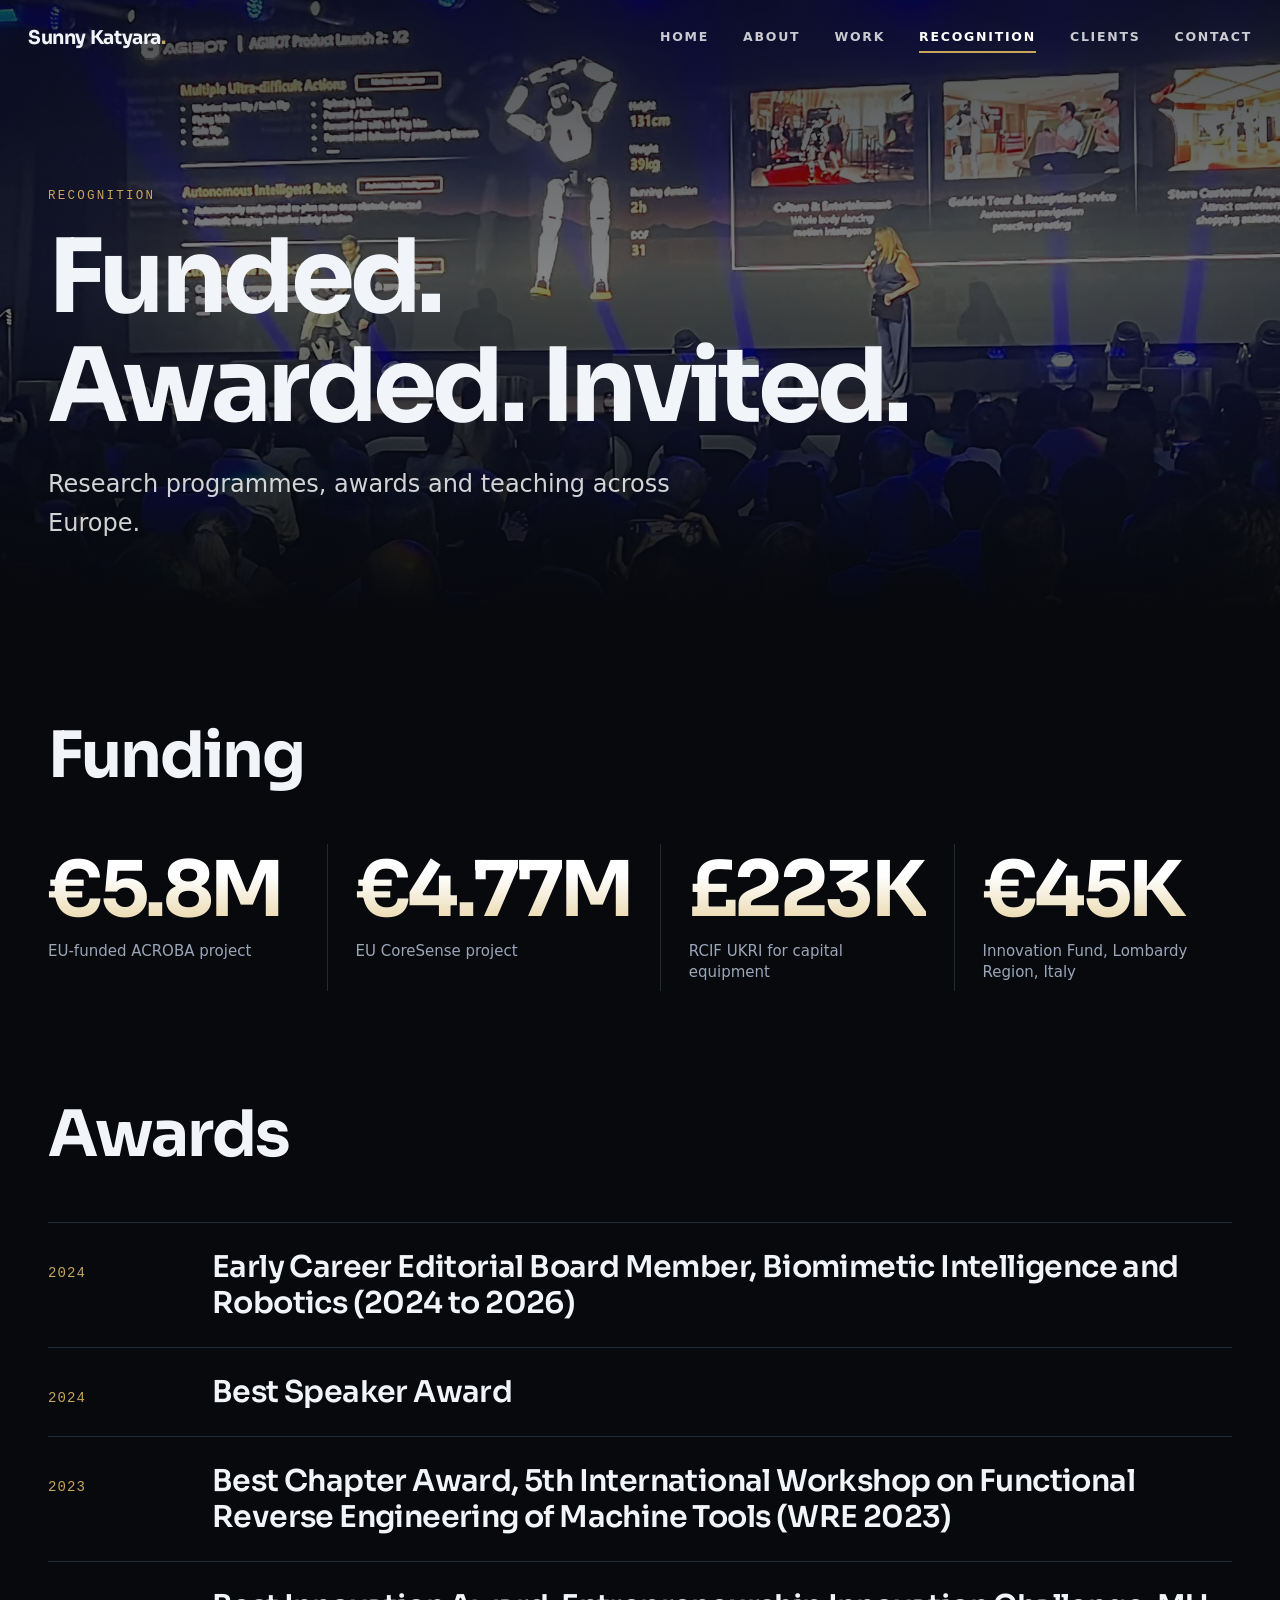
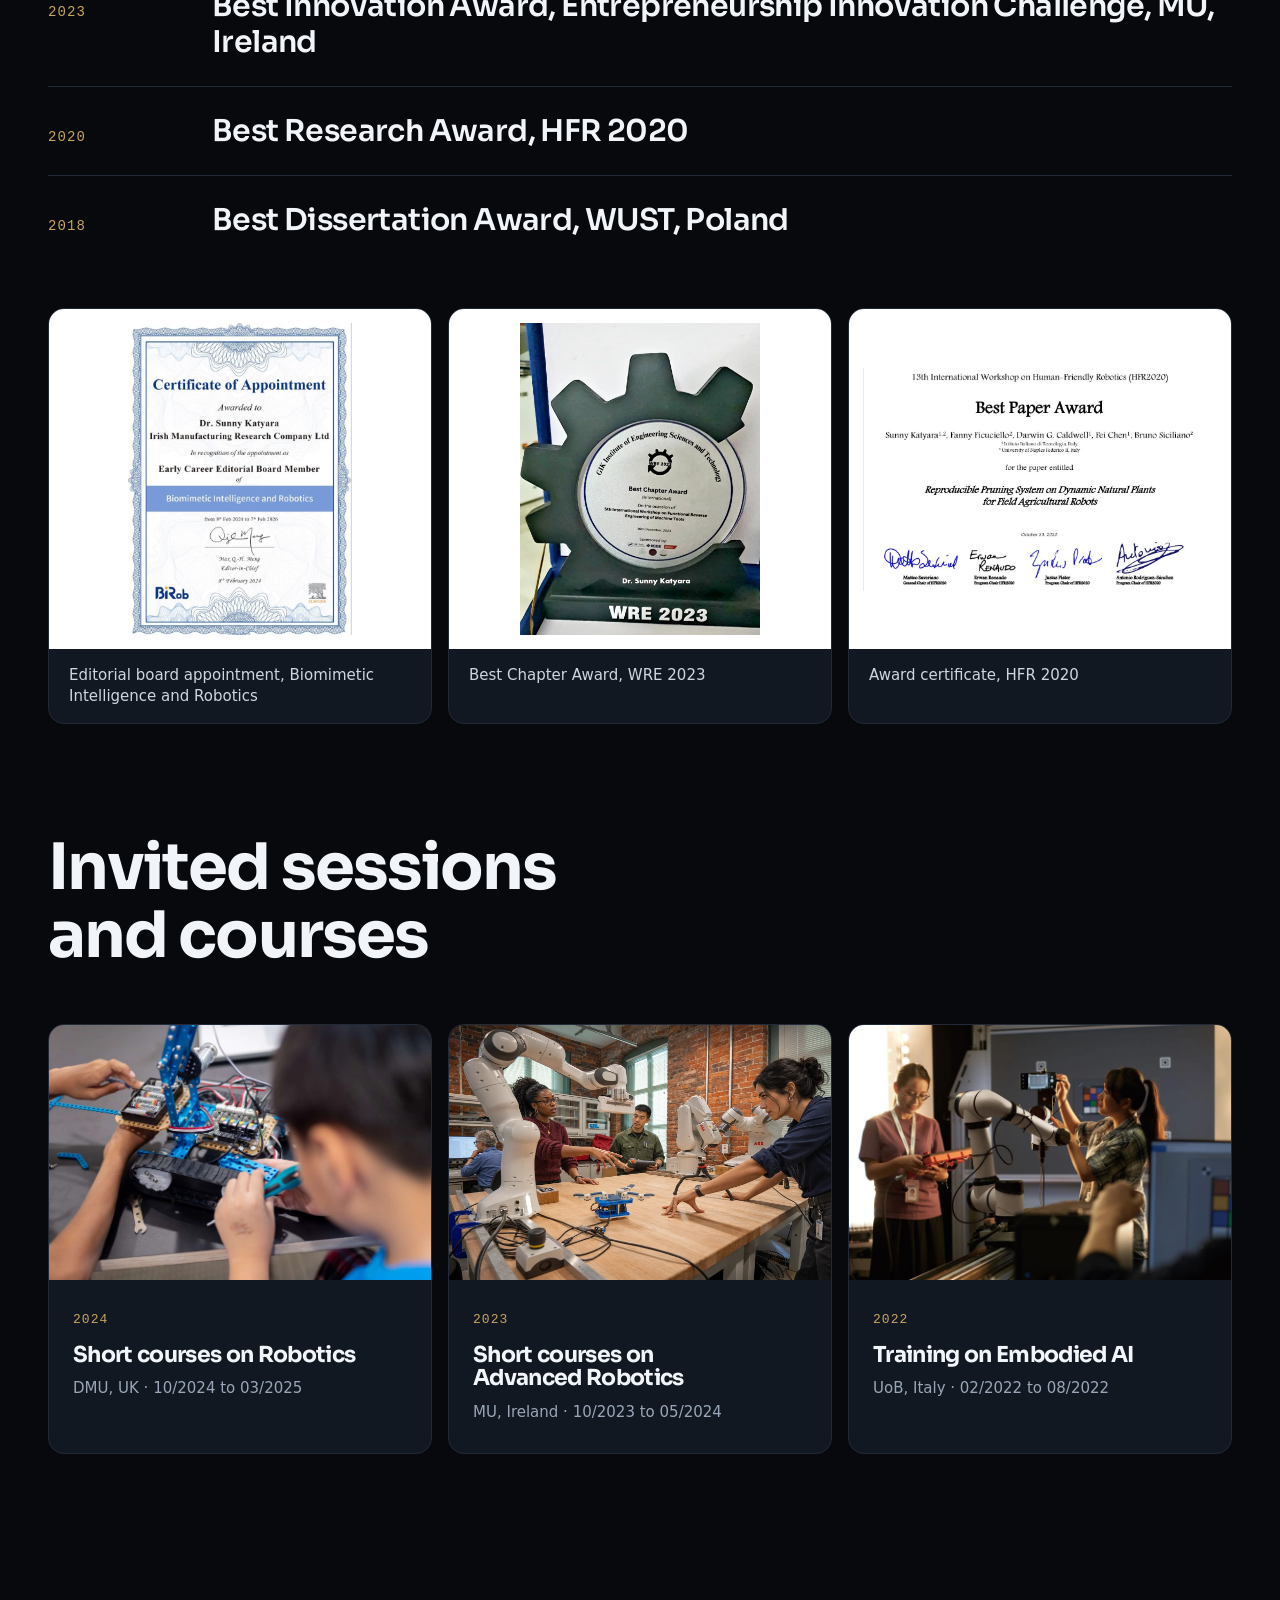
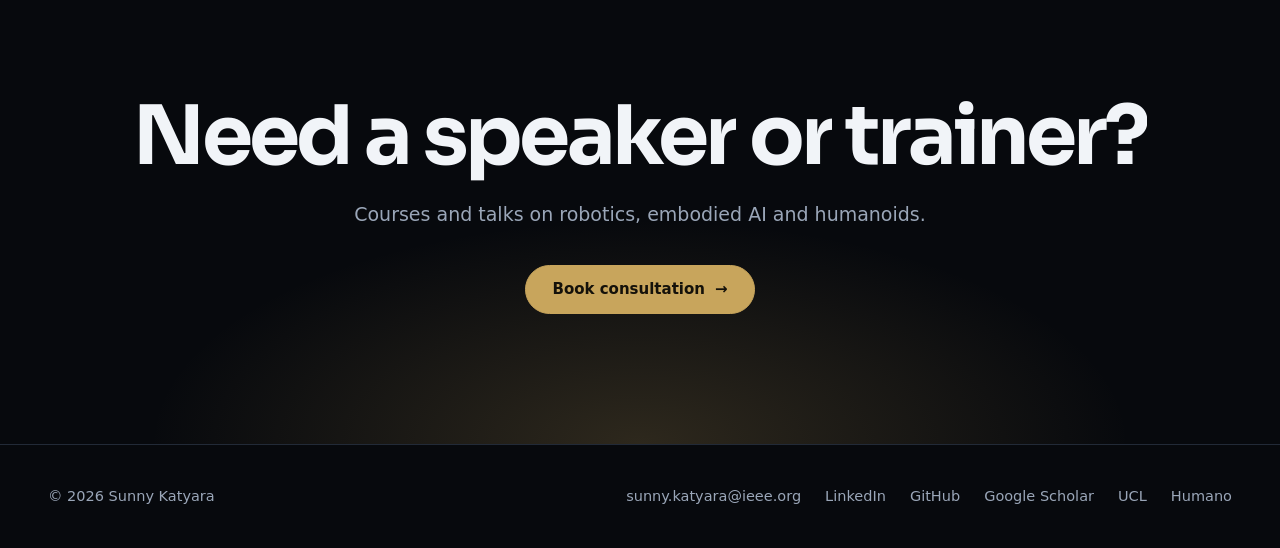
<file: recognition/index.html>
<!doctype html>
<html lang="en">
<head>
<meta charset="utf-8">
<meta name="viewport" content="width=device-width, initial-scale=1">
<title>Funding, Awards and Invited Talks | Sunny Katyara</title>
<meta name="description" content="EU-funded robotics programmes (ACROBA, CoreSense), research and innovation awards, and invited robotics and embodied AI courses by Sunny Katyara.">
<meta name="author" content="Sunny Katyara">
<meta name="keywords" content="Physical AI, Physical AI consultant, humanoid robots, humanoid robot training, robot learning, reinforcement learning, agentic AI, embodied AI, PLC programming, industrial robot safety PLC, mobile robotics, mobile manipulation, digital twin, Isaac Sim, Isaac Lab, sim2real policy training, ROS 2, ROS2, industrial systems, industrial automation, industrial robotics, robotics consultant, robotics consulting, robotics consultation, robot integration, robotics system integration, ROS 2 consultant, PLC consultant, humanoid robot consultant, ROS 2 integration, KUKA robot cell commissioning, collaborative robots, robot data collection, Unitree G1, Agibot G2, EngineAI T800, MoveIt 2, Siemens TIA Portal, Sunny Katyara">
<link rel="canonical" href="https://sunnykatyara.org/recognition/">
<meta name="robots" content="index, follow, max-image-preview:large, max-video-preview:-1">

<meta property="og:type" content="website">
<meta property="og:site_name" content="Sunny Katyara">
<meta property="og:title" content="Funding, Awards and Invited Talks | Sunny Katyara">
<meta property="og:description" content="EU-funded robotics programmes (ACROBA, CoreSense), research and innovation awards, and invited robotics and embodied AI courses by Sunny Katyara.">
<meta property="og:url" content="https://sunnykatyara.org/recognition/">
<meta property="og:image" content="https://sunnykatyara.org/og-image.png">
<meta property="og:image:width" content="1200">
<meta property="og:image:height" content="630">
<meta name="twitter:card" content="summary_large_image">
<meta name="twitter:title" content="Funding, Awards and Invited Talks | Sunny Katyara">
<meta name="twitter:description" content="EU-funded robotics programmes (ACROBA, CoreSense), research and innovation awards, and invited robotics and embodied AI courses by Sunny Katyara.">
<meta name="twitter:image" content="https://sunnykatyara.org/og-image.png">
<meta name="theme-color" content="#07090d">
<link rel="icon" href="/favicon.svg" type="image/svg+xml">
<link rel="preload" href="/assets/fonts/sora.woff2" as="font" type="font/woff2" crossorigin>
<link rel="stylesheet" href="/assets/style.css?v=97062bca">
<script>document.documentElement.classList.add("js")</script>
<script type="application/ld+json">{"@context": "https://schema.org", "@type": "BreadcrumbList", "itemListElement": [{"@type": "ListItem", "position": 1, "name": "Home", "item": "https://sunnykatyara.org/"}, {"@type": "ListItem", "position": 2, "name": "Recognition", "item": "https://sunnykatyara.org/recognition/"}]}</script>
</head>
<body>
<a class="skip" href="#main">Skip to content</a>
<header class="site-header">
  <div class="wrap">
    <a class="brand" href="/" aria-label="Sunny Katyara, home">Sunny Katyara<i>.</i></a>
    <button class="nav-toggle" aria-label="Menu" aria-expanded="false" aria-controls="nav">&#9776;</button>
    <nav class="nav" id="nav" aria-label="Main"><a href="/">Home</a><a href="/about/">About</a><a href="/work/">Work</a><a href="/recognition/" aria-current="page">Recognition</a><a href="/clients/">Clients</a><a href="/contact/">Contact</a></nav>
  </div>
</header>
<main id="main">

<section class="page-hero"><div class="bg zoom"><img src="/media/pages/recognition.webp" alt="" fetchpriority="high"></div><div class="wrap"><span class="eyebrow">Recognition</span><h1 data-split>Funded. Awarded. Invited.</h1><p class="sub reveal">Research programmes, awards and teaching across Europe.</p></div></section>
<section><div class="wrap"><div class="section-head"><h2 data-split>Funding</h2></div><div class="stats"><div class="stat reveal"><b data-count>€6.5M</b><span>EU-funded ACROBA project</span></div><div class="stat reveal"><b data-count>€5.35M</b><span>EU CoreSense project</span></div><div class="stat reveal"><b data-count>£250K</b><span>RCIF UKRI for capital equipment</span></div><div class="stat reveal"><b data-count>€50K</b><span>Innovation Fund, Lombardy Region, Italy</span></div></div></div></section>
<section style="padding-top:0"><div class="wrap"><div class="section-head"><h2 data-split>Awards</h2></div><ul class="rows-big"><li class="reveal"><span class="k">2024</span><span class="v">Early Career Editorial Board Member, Biomimetic Intelligence and Robotics (2024 to 2026)</span></li><li class="reveal"><span class="k">2024</span><span class="v">Best Speaker Award</span></li><li class="reveal"><span class="k">2023</span><span class="v">Best Chapter Award, 5th International Workshop on Functional Reverse Engineering of Machine Tools (WRE 2023)</span></li><li class="reveal"><span class="k">2023</span><span class="v">Best Innovation Award, Entrepreneurship Innovation Challenge, MU, Ireland</span></li><li class="reveal"><span class="k">2020</span><span class="v">Best Research Award, HFR 2020</span></li><li class="reveal"><span class="k">2018</span><span class="v">Best Dissertation Award, WUST, Poland</span></li></ul><div class="shots"><a class="shot reveal" href="/media/recognition/editorial-board.webp" target="_blank" rel="noopener"><img src="/media/recognition/editorial-board.webp" width="638" height="888" alt="Editorial board appointment, Biomimetic Intelligence and Robotics" loading="lazy"><span>Editorial board appointment, Biomimetic Intelligence and Robotics</span></a><a class="shot reveal" href="/media/recognition/best-chapter-wre-2023.webp" target="_blank" rel="noopener"><img src="/media/recognition/best-chapter-wre-2023.webp" width="898" height="1172" alt="Best Chapter Award, WRE 2023" loading="lazy"><span>Best Chapter Award, WRE 2023</span></a><a class="shot reveal" href="/media/recognition/hfr-2020.webp" target="_blank" rel="noopener"><img src="/media/recognition/hfr-2020.webp" width="1100" height="691" alt="Award certificate, HFR 2020" loading="lazy"><span>Award certificate, HFR 2020</span></a></div></div></section>
<section style="padding-top:0"><div class="wrap"><div class="section-head"><h2 data-split>Invited sessions and courses</h2></div><div class="courses"><div class="course reveal"><img src="/media/recognition/course-dmu.webp" width="1600" height="1066" alt="Short courses on Robotics, DMU, UK" loading="lazy"><div><span class="k">2024</span><h3>Short courses on Robotics</h3><small>DMU, UK &middot; 10/2024 to 03/2025</small></div></div><div class="course reveal"><img src="/media/recognition/course-mu.webp" width="1570" height="1001" alt="Short courses on Advanced Robotics, MU, Ireland" loading="lazy"><div><span class="k">2023</span><h3>Short courses on Advanced Robotics</h3><small>MU, Ireland &middot; 10/2023 to 05/2024</small></div></div><div class="course reveal"><img src="/media/recognition/course-uob.webp" width="1588" height="1063" alt="Training on Embodied AI, UoB, Italy" loading="lazy"><div><span class="k">2022</span><h3>Training on Embodied AI</h3><small>UoB, Italy &middot; 02/2022 to 08/2022</small></div></div></div></div></section>
<section class="cta"><div class="wrap"><h2 data-split>Need a speaker or trainer?</h2><p class="reveal">Courses and talks on robotics, embodied AI and humanoids.</p><a class="btn reveal" href="/contact/">Book consultation <span class="arr">&rarr;</span></a></div></section>

</main>
<footer class="site-footer">
  <div class="wrap">
    <div>&copy; 2026 Sunny Katyara</div>
    <nav aria-label="Footer"><a href="mailto:sunny.katyara@ieee.org">sunny.katyara@ieee.org</a><a href="https://www.linkedin.com/in/sunny-katyara-344362109" rel="me noopener">LinkedIn</a><a href="https://github.com/KatyaraSunny93" rel="me noopener">GitHub</a><a href="https://scholar.google.com/citations?user=4pq2lzAAAAAJ&amp;hl=en" rel="me noopener">Google Scholar</a><a href="https://profiles.ucl.ac.uk/103249-sunny-katyara" rel="me noopener">UCL</a><a href="https://www.humano.au/" rel="me noopener">Humano</a></nav>
  </div>
</footer>
<script src="/assets/main.js?v=c39cebc8" defer></script>
</body>
</html>
</file>
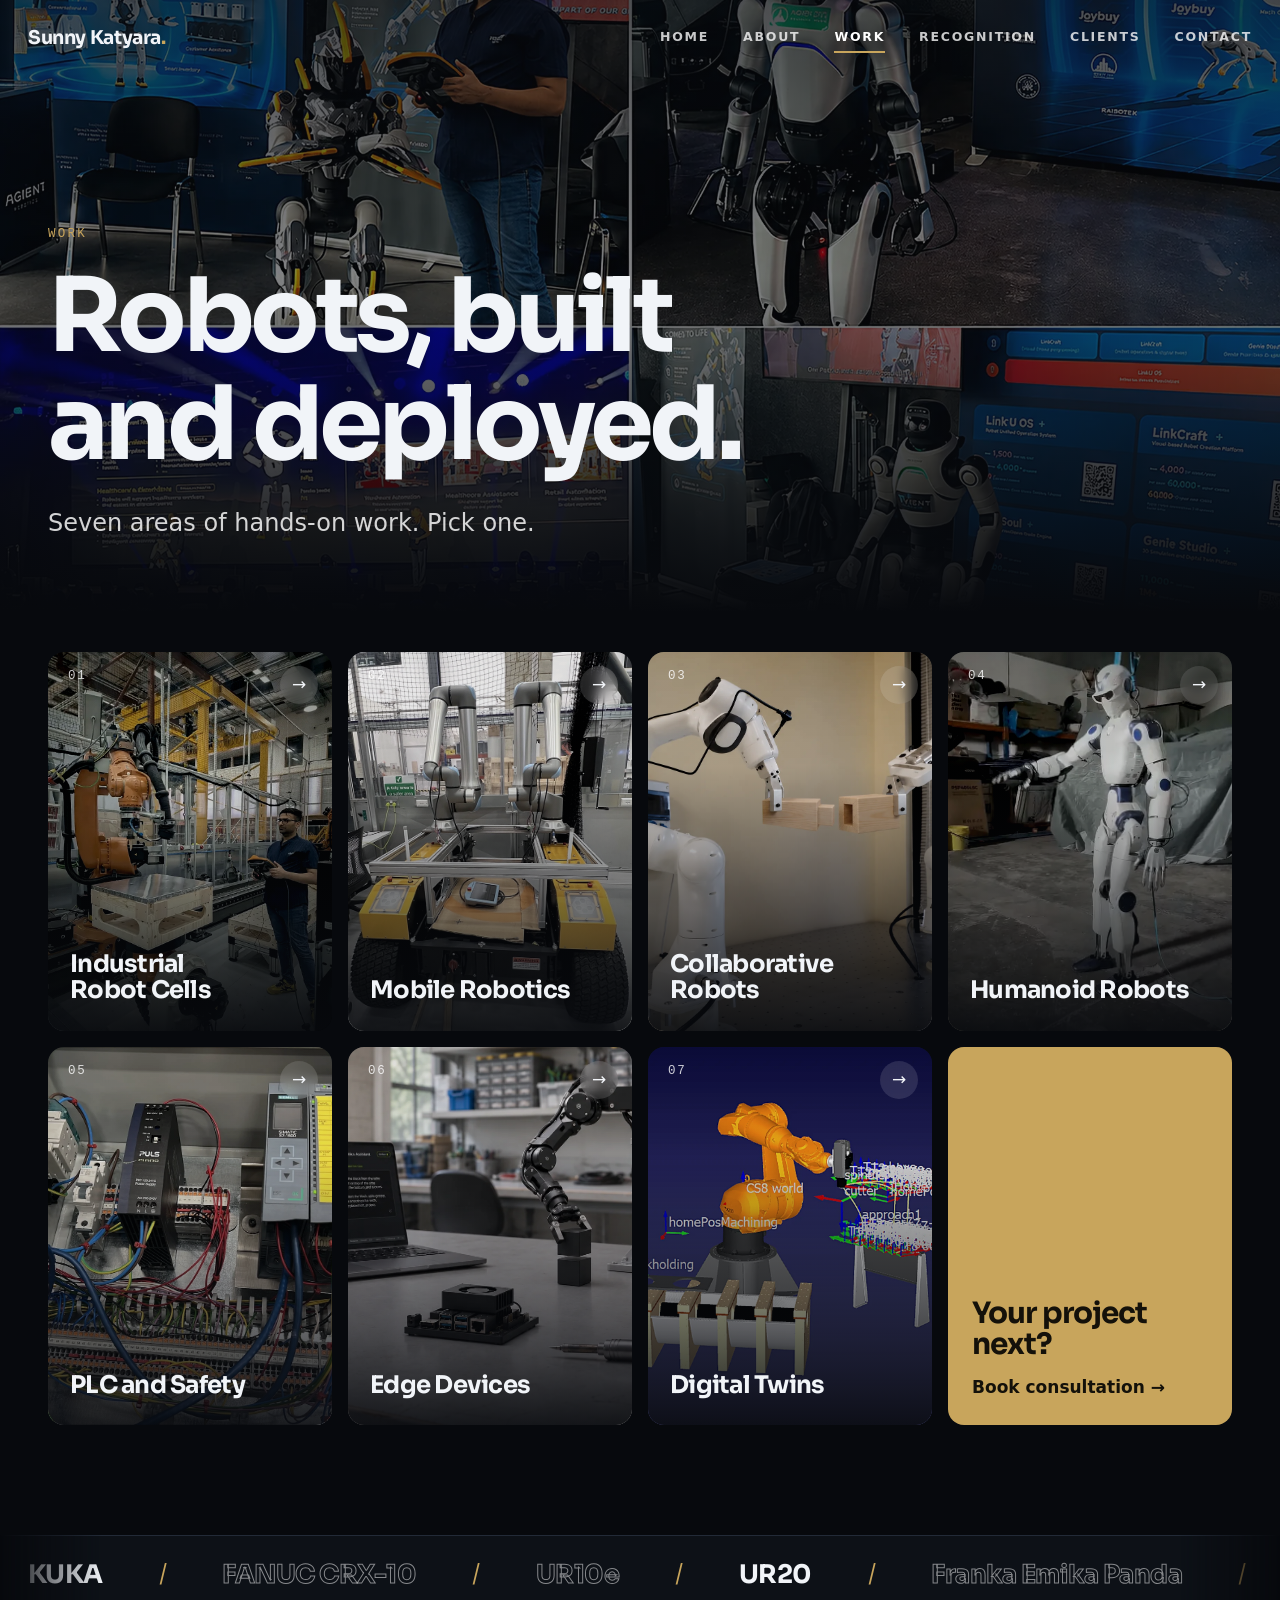
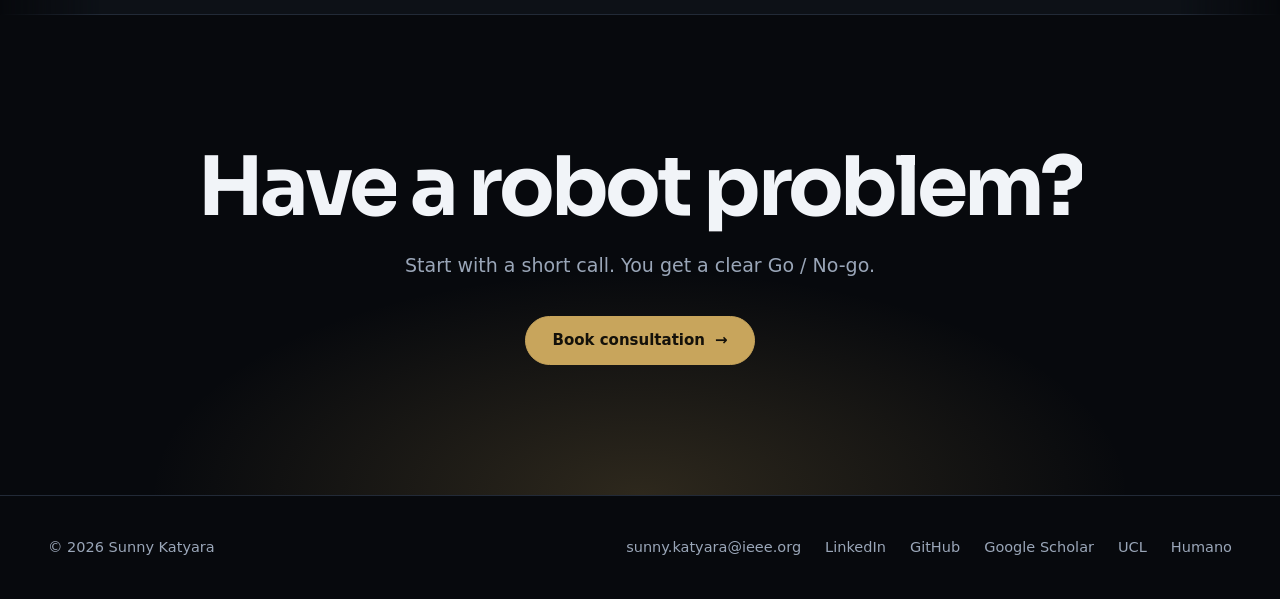
<file: work/index.html>
<!doctype html>
<html lang="en">
<head>
<meta charset="utf-8">
<meta name="viewport" content="width=device-width, initial-scale=1">
<title>Robotics Consulting Services and Projects | Sunny Katyara</title>
<meta name="description" content="Robotics and Physical AI projects by Sunny Katyara: humanoid robots, mobile robotics, industrial robot cells, collaborative robots, PLC safety, edge devices and digital twins in Isaac Sim.">
<meta name="author" content="Sunny Katyara">
<meta name="keywords" content="Physical AI, Physical AI consultant, humanoid robots, humanoid robot training, robot learning, reinforcement learning, agentic AI, embodied AI, PLC programming, industrial robot safety PLC, mobile robotics, mobile manipulation, digital twin, Isaac Sim, Isaac Lab, sim2real policy training, ROS 2, ROS2, industrial systems, industrial automation, industrial robotics, robotics consultant, robotics consulting, robotics consultation, robot integration, robotics system integration, ROS 2 consultant, PLC consultant, humanoid robot consultant, ROS 2 integration, KUKA robot cell commissioning, collaborative robots, robot data collection, Unitree G1, Agibot G2, EngineAI T800, MoveIt 2, Siemens TIA Portal, Sunny Katyara">
<link rel="canonical" href="https://sunnykatyara.org/work/">
<meta name="robots" content="index, follow, max-image-preview:large, max-video-preview:-1">

<meta property="og:type" content="website">
<meta property="og:site_name" content="Sunny Katyara">
<meta property="og:title" content="Robotics Consulting Services and Projects | Sunny Katyara">
<meta property="og:description" content="Robotics and Physical AI projects by Sunny Katyara: humanoid robots, mobile robotics, industrial robot cells, collaborative robots, PLC safety, edge devices and digital twins in Isaac Sim.">
<meta property="og:url" content="https://sunnykatyara.org/work/">
<meta property="og:image" content="https://sunnykatyara.org/og-image.png">
<meta property="og:image:width" content="1200">
<meta property="og:image:height" content="630">
<meta name="twitter:card" content="summary_large_image">
<meta name="twitter:title" content="Robotics Consulting Services and Projects | Sunny Katyara">
<meta name="twitter:description" content="Robotics and Physical AI projects by Sunny Katyara: humanoid robots, mobile robotics, industrial robot cells, collaborative robots, PLC safety, edge devices and digital twins in Isaac Sim.">
<meta name="twitter:image" content="https://sunnykatyara.org/og-image.png">
<meta name="theme-color" content="#07090d">
<link rel="icon" href="/favicon.svg" type="image/svg+xml">
<link rel="preload" href="/assets/fonts/sora.woff2" as="font" type="font/woff2" crossorigin>
<link rel="stylesheet" href="/assets/style.css?v=97062bca">
<script>document.documentElement.classList.add("js")</script>
<script type="application/ld+json">{"@context": "https://schema.org", "@type": "ItemList", "name": "Projects", "itemListElement": [{"@type": "ListItem", "position": 1, "name": "Multi-Functional Industrial Robotics Cell", "url": "https://sunnykatyara.org/work/industrial-robotics-cell/"}, {"@type": "ListItem", "position": 2, "name": "Mobile Robotics and Mobile Manipulation", "url": "https://sunnykatyara.org/work/mobile-robotics/"}, {"@type": "ListItem", "position": 3, "name": "Collaborative Robotics", "url": "https://sunnykatyara.org/work/collaborative-robotics/"}, {"@type": "ListItem", "position": 4, "name": "Humanoid Robots", "url": "https://sunnykatyara.org/work/humanoid-robots/"}, {"@type": "ListItem", "position": 5, "name": "PLCs for Safety and Industrial Control", "url": "https://sunnykatyara.org/work/plc-safety-industrial-control/"}, {"@type": "ListItem", "position": 6, "name": "Edge Devices and Data-Capture Applications", "url": "https://sunnykatyara.org/work/edge-devices-data-capture/"}, {"@type": "ListItem", "position": 7, "name": "Digital Twins and Simulation", "url": "https://sunnykatyara.org/work/digital-twins-simulation/"}]}</script><script type="application/ld+json">{"@context": "https://schema.org", "@type": "BreadcrumbList", "itemListElement": [{"@type": "ListItem", "position": 1, "name": "Home", "item": "https://sunnykatyara.org/"}, {"@type": "ListItem", "position": 2, "name": "Work", "item": "https://sunnykatyara.org/work/"}]}</script>
</head>
<body>
<a class="skip" href="#main">Skip to content</a>
<header class="site-header">
  <div class="wrap">
    <a class="brand" href="/" aria-label="Sunny Katyara, home">Sunny Katyara<i>.</i></a>
    <button class="nav-toggle" aria-label="Menu" aria-expanded="false" aria-controls="nav">&#9776;</button>
    <nav class="nav" id="nav" aria-label="Main"><a href="/">Home</a><a href="/about/">About</a><a href="/work/" aria-current="page">Work</a><a href="/recognition/">Recognition</a><a href="/clients/">Clients</a><a href="/contact/">Contact</a></nav>
  </div>
</header>
<main id="main">

<section class="page-hero"><div class="bg zoom"><img src="/media/pages/work.webp" alt="" fetchpriority="high"></div><div class="wrap"><span class="eyebrow">Work</span><h1 data-split>Robots, built and deployed.</h1><p class="sub reveal">Seven areas of hands-on work. Pick one.</p></div></section>
<section style="padding-top:40px"><div class="wrap"><div class="tiles"><a class="tile reveal" href="/work/industrial-robotics-cell/"><img src="/media/industrial-robotics-cell/industrial-robotics-cell-01-poster.webp" alt="Multi-Functional Industrial Robotics Cell" loading="lazy"><span class="tile-num">01</span><span class="go" aria-hidden="true">&rarr;</span><div class="tile-txt"><h3>Industrial Robot Cells</h3><p>Two KUKA arms. One cell. Built end to end.</p></div></a><a class="tile reveal" href="/work/mobile-robotics/"><img src="/media/mobile-robotics/mobile-robotics-01.webp" alt="Mobile Robotics and Mobile Manipulation" loading="lazy"><span class="tile-num">02</span><span class="go" aria-hidden="true">&rarr;</span><div class="tile-txt"><h3>Mobile Robotics</h3><p>Robots that go to the work.</p></div></a><a class="tile reveal" href="/work/collaborative-robotics/"><img src="/media/collaborative-robotics/collaborative-robotics-01.webp" alt="Collaborative Robotics" loading="lazy"><span class="tile-num">03</span><span class="go" aria-hidden="true">&rarr;</span><div class="tile-txt"><h3>Collaborative Robots</h3><p>Arms that work together.</p></div></a><a class="tile reveal" href="/work/humanoid-robots/"><img src="/media/humanoid-robots/humanoid-robots-01-poster.webp" alt="Humanoid Robots" loading="lazy"><span class="tile-num">04</span><span class="go" aria-hidden="true">&rarr;</span><div class="tile-txt"><h3>Humanoid Robots</h3><p>From human data to humanoid skill.</p></div></a><a class="tile reveal" href="/work/plc-safety-industrial-control/"><img src="/media/plc-safety-industrial-control/plc-safety-industrial-control-01.webp" alt="PLCs for Safety and Industrial Control" loading="lazy"><span class="tile-num">05</span><span class="go" aria-hidden="true">&rarr;</span><div class="tile-txt"><h3>PLC and Safety</h3><p>Safety-rated. Real-time. Usable.</p></div></a><a class="tile reveal" href="/work/edge-devices-data-capture/"><img src="/media/edge-devices-data-capture/edge-devices-data-capture-01.webp" alt="Edge Devices and Data-Capture Applications" loading="lazy"><span class="tile-num">06</span><span class="go" aria-hidden="true">&rarr;</span><div class="tile-txt"><h3>Edge Devices</h3><p>Capture what the human sees.</p></div></a><a class="tile reveal" href="/work/digital-twins-simulation/"><img src="/media/digital-twins-simulation/digital-twins-simulation-01.webp" alt="Digital Twins and Simulation" loading="lazy"><span class="tile-num">07</span><span class="go" aria-hidden="true">&rarr;</span><div class="tile-txt"><h3>Digital Twins</h3><p>Train in simulation. Deploy for real.</p></div></a><a class="tile ask reveal" href="/contact/"><h3>Your project next?</h3><span>Book consultation &rarr;</span></a></div></div></section>
<div class="marquee small" aria-hidden="true"><div class="track"><span>KUKA</span><span>FANUC CRX-10</span><span>UR10e</span><span>UR20</span><span>Franka Emika Panda</span><span>Dobot</span><span>Stäubli CS8</span><span>ABB Puma</span><span>Unitree G1</span><span>Unitree R1</span><span>Unitree H1</span><span>EngineAI T800</span><span>Agibot G2</span><span>Agibot X2</span><span>Galbot S1</span><span>Robotnik RB-VOGUI</span><span>Warthog</span><span>ROS 2 Jazzy</span><span>MoveIt 2</span><span>Isaac Sim</span><span>Isaac Lab</span><span>MuJoCo</span><span>RoboDK</span><span>libfranka</span><span>Unity</span><span>Blender</span><span>CoppeliaSim</span><span>three.js</span><span>Siemens S7-1500</span><span>Omron Sysmac</span><span>ABB Pluto</span><span>HCFA</span><span>SICK scanners</span><span>Light curtains</span><span>STO</span><span>NVIDIA Jetson</span><span>Qualcomm Snapdragon</span><span>PREEMPT_RT</span><span>KiCad</span><span>SolidWorks</span><span>Android</span><span>iOS</span><span>KUKA</span><span>FANUC CRX-10</span><span>UR10e</span><span>UR20</span><span>Franka Emika Panda</span><span>Dobot</span><span>Stäubli CS8</span><span>ABB Puma</span><span>Unitree G1</span><span>Unitree R1</span><span>Unitree H1</span><span>EngineAI T800</span><span>Agibot G2</span><span>Agibot X2</span><span>Galbot S1</span><span>Robotnik RB-VOGUI</span><span>Warthog</span><span>ROS 2 Jazzy</span><span>MoveIt 2</span><span>Isaac Sim</span><span>Isaac Lab</span><span>MuJoCo</span><span>RoboDK</span><span>libfranka</span><span>Unity</span><span>Blender</span><span>CoppeliaSim</span><span>three.js</span><span>Siemens S7-1500</span><span>Omron Sysmac</span><span>ABB Pluto</span><span>HCFA</span><span>SICK scanners</span><span>Light curtains</span><span>STO</span><span>NVIDIA Jetson</span><span>Qualcomm Snapdragon</span><span>PREEMPT_RT</span><span>KiCad</span><span>SolidWorks</span><span>Android</span><span>iOS</span></div></div>
<section class="cta"><div class="wrap"><h2 data-split>Have a robot problem?</h2><p class="reveal">Start with a short call. You get a clear Go / No-go.</p><a class="btn reveal" href="/contact/">Book consultation <span class="arr">&rarr;</span></a></div></section>

</main>
<footer class="site-footer">
  <div class="wrap">
    <div>&copy; 2026 Sunny Katyara</div>
    <nav aria-label="Footer"><a href="mailto:sunny.katyara@ieee.org">sunny.katyara@ieee.org</a><a href="https://www.linkedin.com/in/sunny-katyara-344362109" rel="me noopener">LinkedIn</a><a href="https://github.com/KatyaraSunny93" rel="me noopener">GitHub</a><a href="https://scholar.google.com/citations?user=4pq2lzAAAAAJ&amp;hl=en" rel="me noopener">Google Scholar</a><a href="https://profiles.ucl.ac.uk/103249-sunny-katyara" rel="me noopener">UCL</a><a href="https://www.humano.au/" rel="me noopener">Humano</a></nav>
  </div>
</footer>
<script src="/assets/main.js?v=c39cebc8" defer></script>
</body>
</html>
</file>
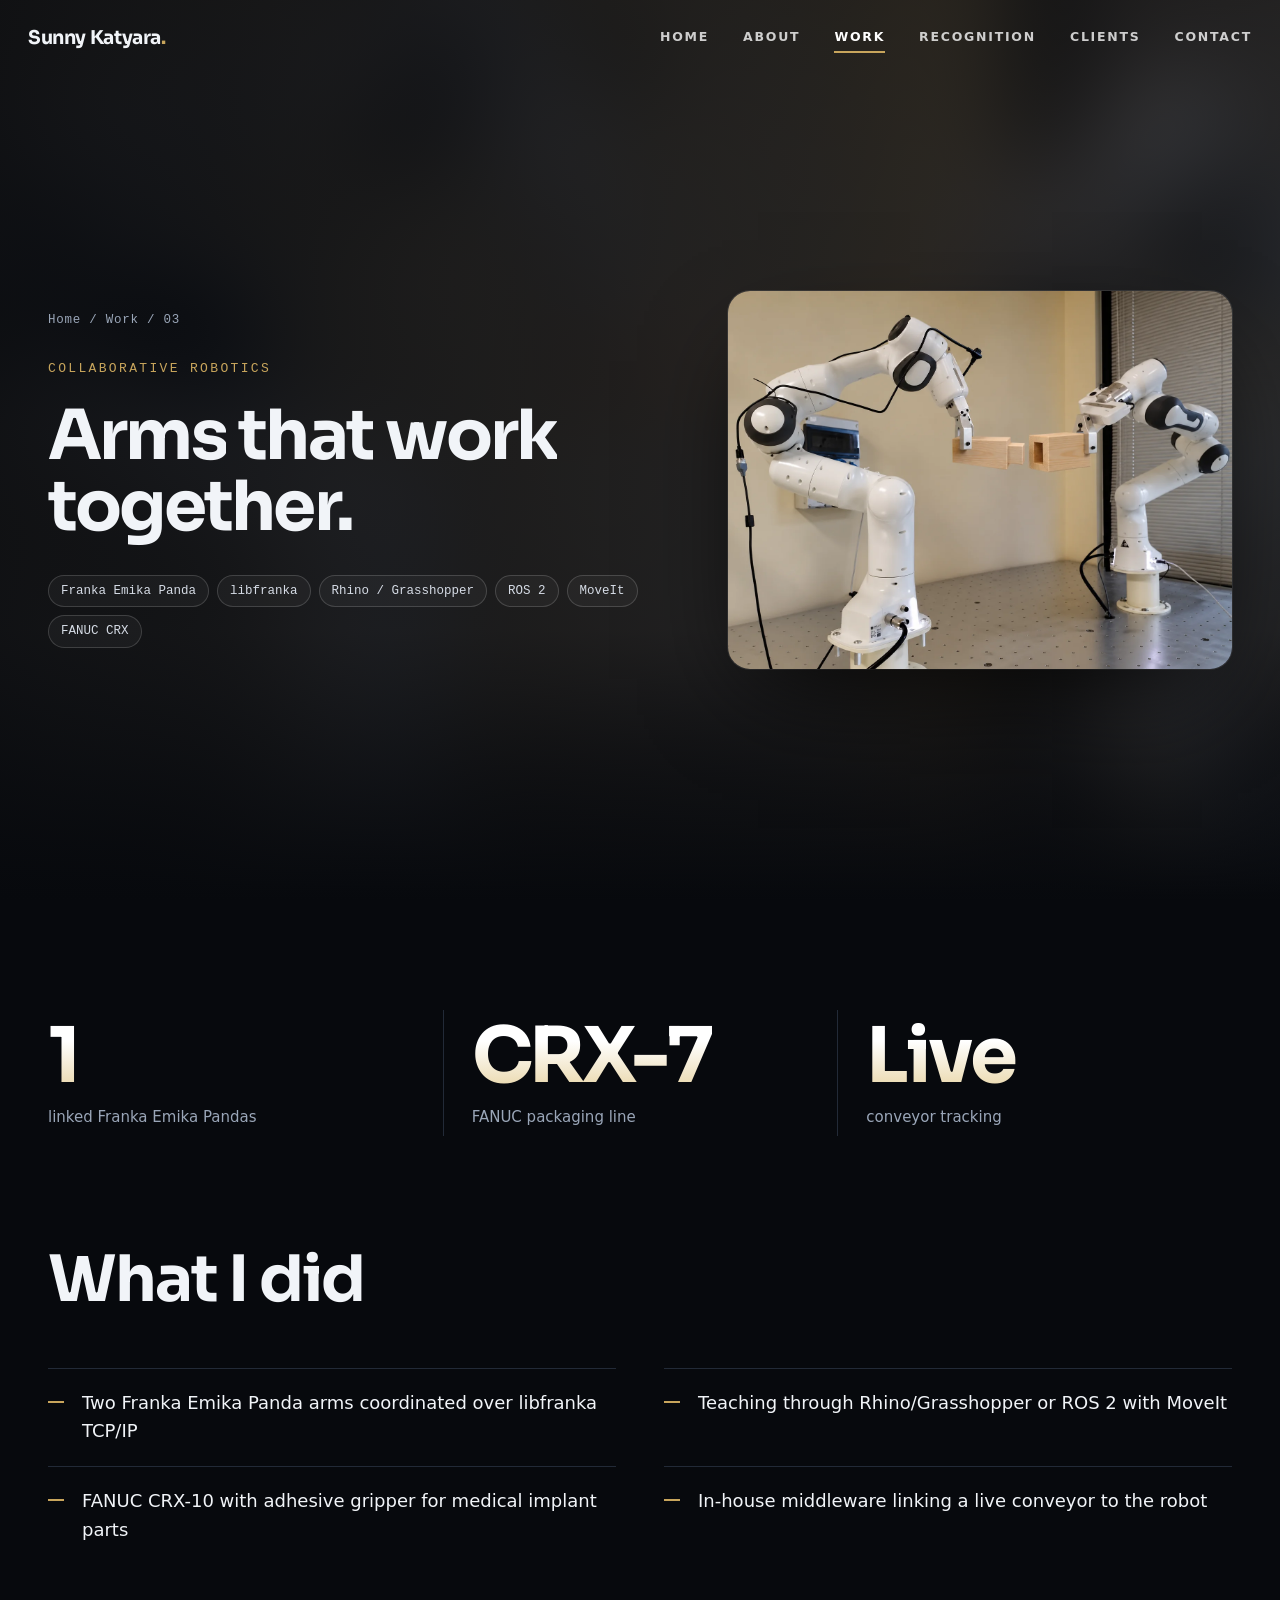
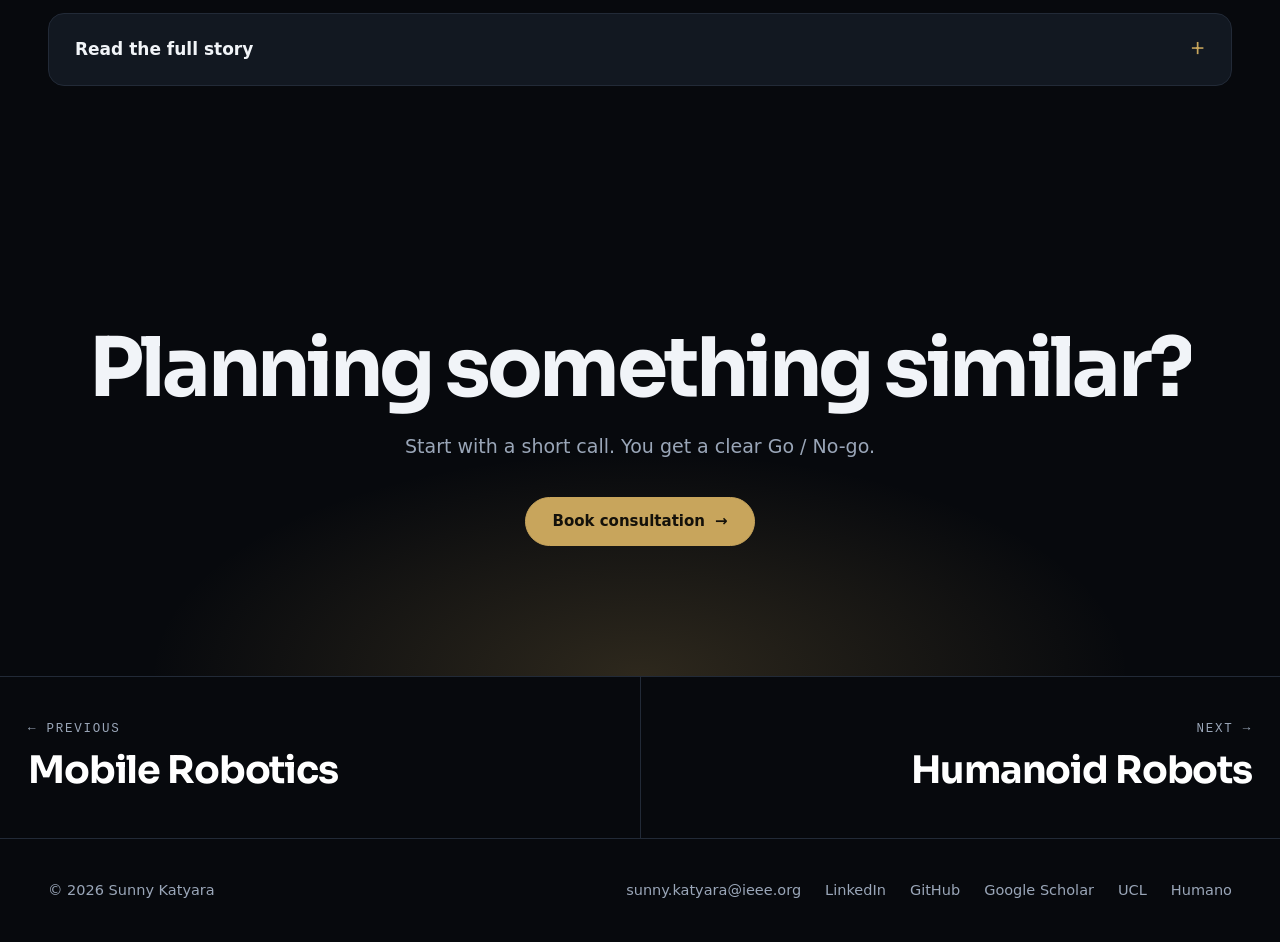
<file: work/collaborative-robotics/index.html>
<!doctype html>
<html lang="en">
<head>
<meta charset="utf-8">
<meta name="viewport" content="width=device-width, initial-scale=1">
<title>Collaborative Robot Integration: Franka Panda, FANUC CRX, ROS 2 | Sunny Katyara</title>
<meta name="description" content="Two Franka Emika Panda robots linked over libfranka TCP/IP with Grasshopper and ROS 2 MoveIt workflows, plus a FANUC CRX cobot with in-house middleware for conveyor scanning and packaging of medical implant parts.">
<meta name="author" content="Sunny Katyara">
<meta name="keywords" content="Physical AI, Physical AI consultant, humanoid robots, humanoid robot training, robot learning, reinforcement learning, agentic AI, embodied AI, PLC programming, industrial robot safety PLC, mobile robotics, mobile manipulation, digital twin, Isaac Sim, Isaac Lab, sim2real policy training, ROS 2, ROS2, industrial systems, industrial automation, industrial robotics, robotics consultant, robotics consulting, robotics consultation, robot integration, robotics system integration, ROS 2 consultant, PLC consultant, humanoid robot consultant, ROS 2 integration, KUKA robot cell commissioning, collaborative robots, robot data collection, Unitree G1, Agibot G2, EngineAI T800, MoveIt 2, Siemens TIA Portal, Sunny Katyara">
<link rel="canonical" href="https://sunnykatyara.org/work/collaborative-robotics/">
<meta name="robots" content="index, follow, max-image-preview:large, max-video-preview:-1">

<meta property="og:type" content="article">
<meta property="og:site_name" content="Sunny Katyara">
<meta property="og:title" content="Collaborative Robot Integration: Franka Panda, FANUC CRX, ROS 2 | Sunny Katyara">
<meta property="og:description" content="Two Franka Emika Panda robots linked over libfranka TCP/IP with Grasshopper and ROS 2 MoveIt workflows, plus a FANUC CRX cobot with in-house middleware for conveyor scanning and packaging of medical implant parts.">
<meta property="og:url" content="https://sunnykatyara.org/work/collaborative-robotics/">
<meta property="og:image" content="https://sunnykatyara.org/og-image.png">
<meta property="og:image:width" content="1200">
<meta property="og:image:height" content="630">
<meta name="twitter:card" content="summary_large_image">
<meta name="twitter:title" content="Collaborative Robot Integration: Franka Panda, FANUC CRX, ROS 2 | Sunny Katyara">
<meta name="twitter:description" content="Two Franka Emika Panda robots linked over libfranka TCP/IP with Grasshopper and ROS 2 MoveIt workflows, plus a FANUC CRX cobot with in-house middleware for conveyor scanning and packaging of medical implant parts.">
<meta name="twitter:image" content="https://sunnykatyara.org/og-image.png">
<meta name="theme-color" content="#07090d">
<link rel="icon" href="/favicon.svg" type="image/svg+xml">
<link rel="preload" href="/assets/fonts/sora.woff2" as="font" type="font/woff2" crossorigin>
<link rel="stylesheet" href="/assets/style.css?v=97062bca">
<script>document.documentElement.classList.add("js")</script>
<script type="application/ld+json">{"@context": "https://schema.org", "@type": "Article", "headline": "Collaborative Robotics", "description": "Two Franka Emika Panda robots linked over libfranka TCP/IP with Grasshopper and ROS 2 MoveIt workflows, plus a FANUC CRX cobot with in-house middleware for conveyor scanning and packaging of medical implant parts.", "url": "https://sunnykatyara.org/work/collaborative-robotics/", "mainEntityOfPage": "https://sunnykatyara.org/work/collaborative-robotics/", "dateModified": "2026-11-22", "author": {"@type": "Person", "@id": "https://sunnykatyara.org/#person", "name": "Sunny Katyara", "url": "https://sunnykatyara.org/"}, "keywords": "Franka Emika Panda, libfranka, Rhino / Grasshopper, ROS 2, MoveIt, FANUC CRX, Conveyor tracking, Medical manufacturing", "image": "https://sunnykatyara.org/media/collaborative-robotics/collaborative-robotics-01.webp"}</script><script type="application/ld+json">{"@context": "https://schema.org", "@type": "Service", "name": "Collaborative robot integration consulting", "serviceType": "Collaborative robot integration", "description": "Two Franka Emika Panda robots linked over libfranka TCP/IP with Grasshopper and ROS 2 MoveIt workflows, plus a FANUC CRX cobot with in-house middleware for conveyor scanning and packaging of medical implant parts.", "url": "https://sunnykatyara.org/work/collaborative-robotics/", "provider": {"@id": "https://sunnykatyara.org/#person"}, "areaServed": "Worldwide", "availableChannel": {"@type": "ServiceChannel", "serviceUrl": "https://sunnykatyara.org/contact/"}}</script><script type="application/ld+json">{"@context": "https://schema.org", "@type": "BreadcrumbList", "itemListElement": [{"@type": "ListItem", "position": 1, "name": "Home", "item": "https://sunnykatyara.org/"}, {"@type": "ListItem", "position": 2, "name": "Work", "item": "https://sunnykatyara.org/work/"}, {"@type": "ListItem", "position": 3, "name": "Collaborative Robotics", "item": "https://sunnykatyara.org/work/collaborative-robotics/"}]}</script>
</head>
<body>
<a class="skip" href="#main">Skip to content</a>
<header class="site-header">
  <div class="wrap">
    <a class="brand" href="/" aria-label="Sunny Katyara, home">Sunny Katyara<i>.</i></a>
    <button class="nav-toggle" aria-label="Menu" aria-expanded="false" aria-controls="nav">&#9776;</button>
    <nav class="nav" id="nav" aria-label="Main"><a href="/">Home</a><a href="/about/">About</a><a href="/work/" aria-current="page">Work</a><a href="/recognition/">Recognition</a><a href="/clients/">Clients</a><a href="/contact/">Contact</a></nav>
  </div>
</header>
<main id="main">

<section class="phero">
  <div class="bg blur"><img src="/media/collaborative-robotics/collaborative-robotics-01.webp" alt="" fetchpriority="high"></div>
  <div class="wrap phero-grid">
    <div>
      <nav class="crumbs" aria-label="Breadcrumb"><a href="/">Home</a> / <a href="/work/">Work</a> / 03</nav>
      <h1>Collaborative Robotics</h1>
      <p class="punch" data-split>Arms that work together.</p>
      <ul class="chips"><li>Franka Emika Panda</li><li>libfranka</li><li>Rhino / Grasshopper</li><li>ROS 2</li><li>MoveIt</li><li>FANUC CRX</li></ul>
    </div>
    <div class="phero-media wide reveal"><img src="/media/collaborative-robotics/collaborative-robotics-01.webp" width="1445" height="1088" alt="Collaborative Robotics"></div>
  </div>
</section>
<section><div class="wrap"><div class="stats three"><div class="stat reveal"><b data-count>2</b><span>linked Franka Emika Pandas</span></div><div class="stat reveal"><b data-count>CRX-10</b><span>FANUC packaging line</span></div><div class="stat reveal"><b data-count>Live</b><span>conveyor tracking</span></div></div></div></section>

<section style="padding-top:0"><div class="wrap">
  <div class="section-head"><h2 data-split>What I did</h2></div>
  <ul class="ticks"><li class="reveal">Two Franka Emika Panda arms coordinated over libfranka TCP/IP</li><li class="reveal">Teaching through Rhino/Grasshopper or ROS 2 with MoveIt</li><li class="reveal">FANUC CRX-10 with adhesive gripper for medical implant parts</li><li class="reveal">In-house middleware linking a live conveyor to the robot</li></ul>
  <details class="story reveal"><summary>Read the full story</summary><div class="prose"><p>I linked two Franka Emika Panda robots so they talk to each other over libfranka TCP/IP. Tool paths and motions can be taught in two ways: with the Robots plugin in Rhino/Grasshopper, or with a ROS 2 package using MoveIt planning for anthropomorphic manipulation.</p><p>In a separate deployment, a FANUC CRX-10 with an adhesive gripper packages annealed metal pieces for medically fabricated implants. In-house middleware connects the running industrial conveyor belt to the robot arm for visual-servoing-style scanning and packaging.</p><ul class="chips"><li>Franka Emika Panda</li><li>libfranka</li><li>Rhino / Grasshopper</li><li>ROS 2</li><li>MoveIt</li><li>FANUC CRX</li><li>Conveyor tracking</li><li>Medical manufacturing</li></ul><p></p></div></details>
</div></section>
<section class="cta"><div class="wrap"><h2 data-split>Planning something similar?</h2><p class="reveal">Start with a short call. You get a clear Go / No-go.</p><a class="btn reveal" href="/contact/">Book consultation <span class="arr">&rarr;</span></a></div></section>
<nav class="pager" aria-label="More projects"><a href="/work/mobile-robotics/">&larr; Previous<b>Mobile Robotics</b></a><a class="next" href="/work/humanoid-robots/">Next &rarr;<b>Humanoid Robots</b></a></nav>

</main>
<footer class="site-footer">
  <div class="wrap">
    <div>&copy; 2026 Sunny Katyara</div>
    <nav aria-label="Footer"><a href="mailto:sunny.katyara@ieee.org">sunny.katyara@ieee.org</a><a href="https://www.linkedin.com/in/sunny-katyara-344362109" rel="me noopener">LinkedIn</a><a href="https://github.com/KatyaraSunny93" rel="me noopener">GitHub</a><a href="https://scholar.google.com/citations?user=4pq2lzAAAAAJ&amp;hl=en" rel="me noopener">Google Scholar</a><a href="https://profiles.ucl.ac.uk/103249-sunny-katyara" rel="me noopener">UCL</a><a href="https://www.humano.au/" rel="me noopener">Humano</a></nav>
  </div>
</footer>
<script src="/assets/main.js?v=c39cebc8" defer></script>
</body>
</html>
</file>
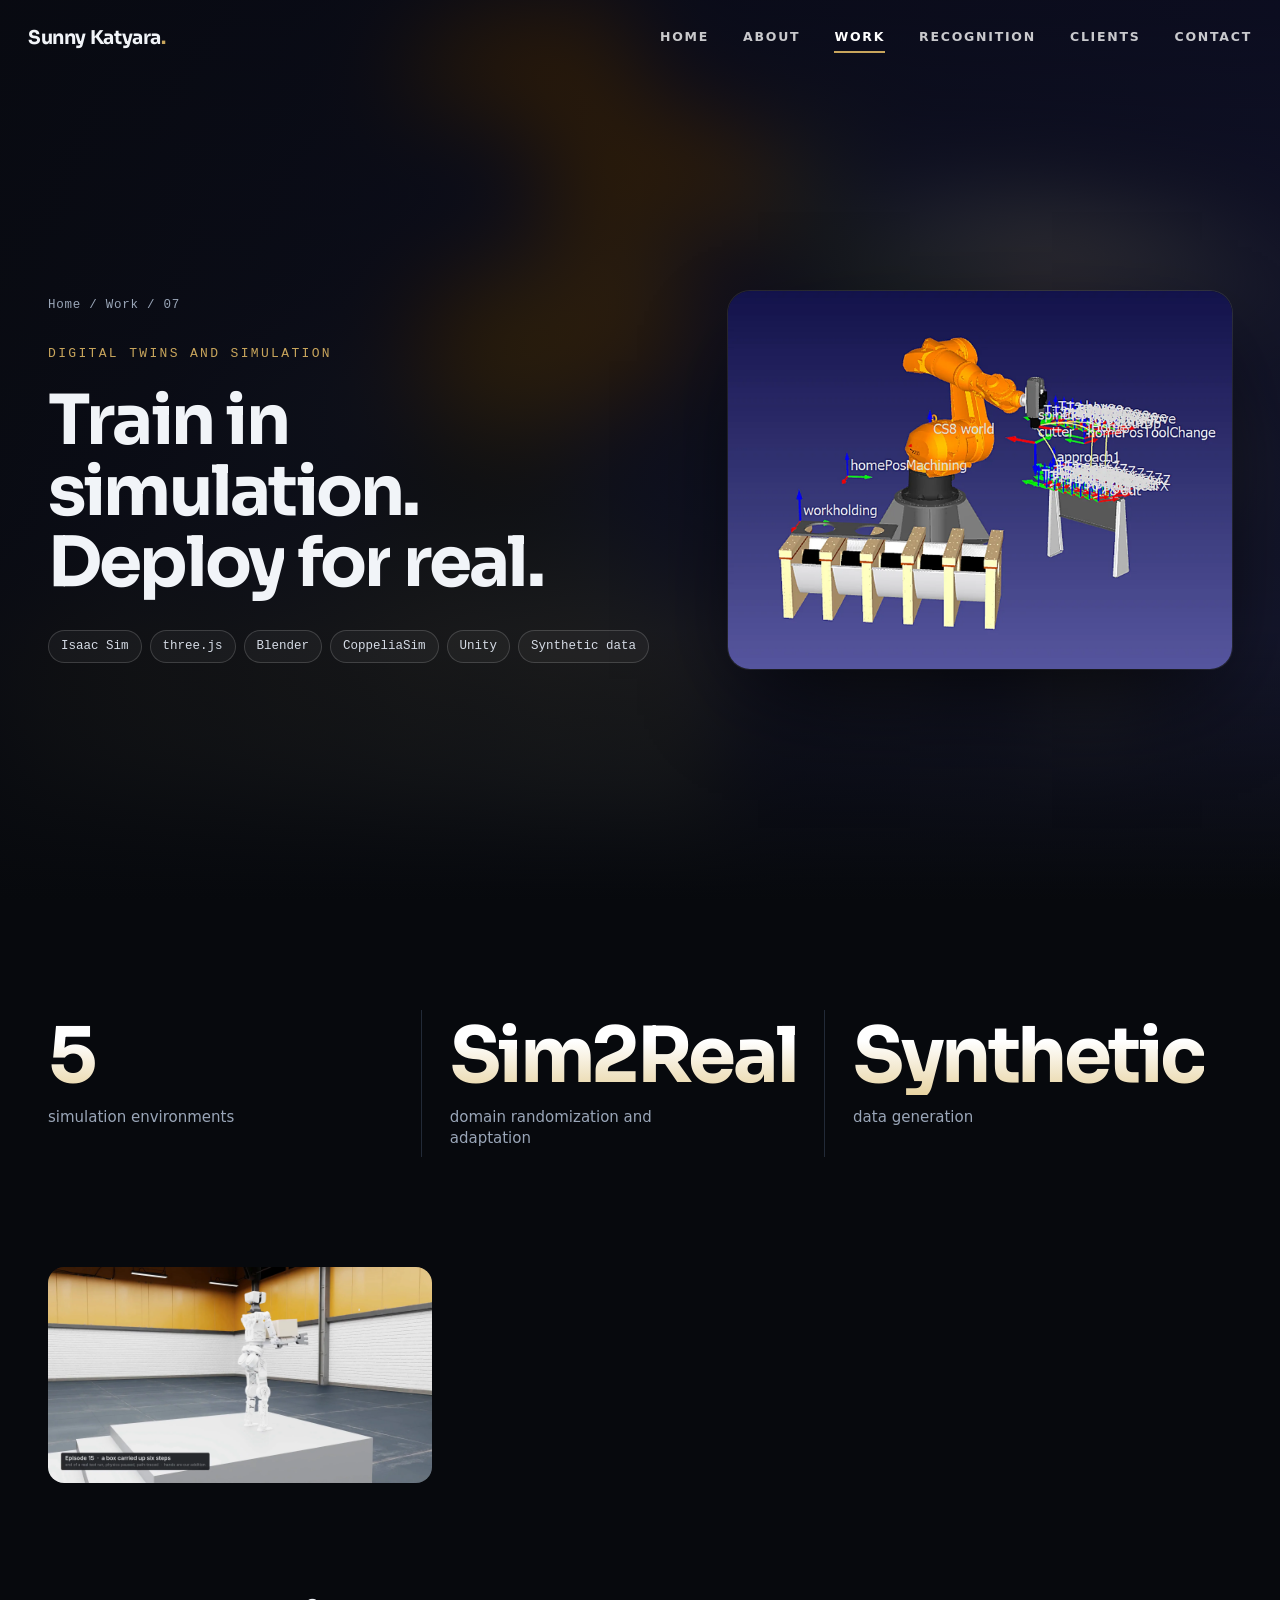
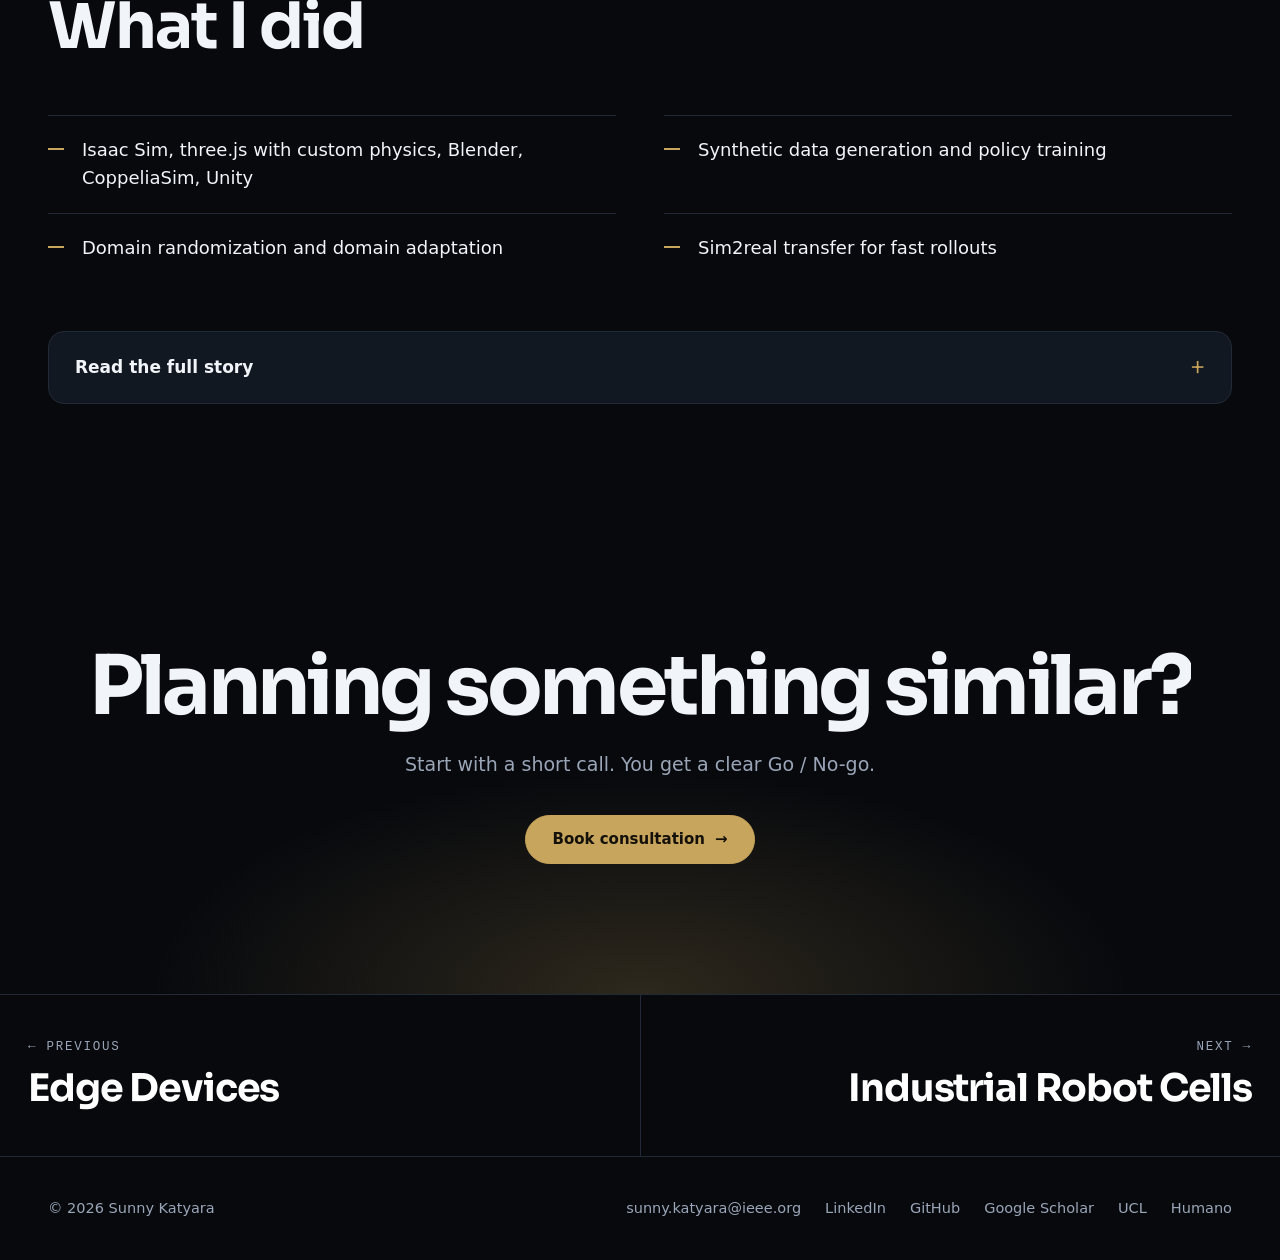
<file: work/digital-twins-simulation/index.html>
<!doctype html>
<html lang="en">
<head>
<meta charset="utf-8">
<meta name="viewport" content="width=device-width, initial-scale=1">
<title>Digital Twin Consultant: Isaac Sim, Sim2Real and Policy Training | Sunny Katyara</title>
<meta name="description" content="Digital twin development for synthetic data generation, policy training and sim2real transfer using Isaac Sim, three.js with a custom physics backend, Blender, CoppeliaSim and Unity, with domain randomization and adaptation.">
<meta name="author" content="Sunny Katyara">
<meta name="keywords" content="Physical AI, Physical AI consultant, humanoid robots, humanoid robot training, robot learning, reinforcement learning, agentic AI, embodied AI, PLC programming, industrial robot safety PLC, mobile robotics, mobile manipulation, digital twin, Isaac Sim, Isaac Lab, sim2real policy training, ROS 2, ROS2, industrial systems, industrial automation, industrial robotics, robotics consultant, robotics consulting, robotics consultation, robot integration, robotics system integration, ROS 2 consultant, PLC consultant, humanoid robot consultant, ROS 2 integration, KUKA robot cell commissioning, collaborative robots, robot data collection, Unitree G1, Agibot G2, EngineAI T800, MoveIt 2, Siemens TIA Portal, Sunny Katyara">
<link rel="canonical" href="https://sunnykatyara.org/work/digital-twins-simulation/">
<meta name="robots" content="index, follow, max-image-preview:large, max-video-preview:-1">

<meta property="og:type" content="article">
<meta property="og:site_name" content="Sunny Katyara">
<meta property="og:title" content="Digital Twin Consultant: Isaac Sim, Sim2Real and Policy Training | Sunny Katyara">
<meta property="og:description" content="Digital twin development for synthetic data generation, policy training and sim2real transfer using Isaac Sim, three.js with a custom physics backend, Blender, CoppeliaSim and Unity, with domain randomization and adaptation.">
<meta property="og:url" content="https://sunnykatyara.org/work/digital-twins-simulation/">
<meta property="og:image" content="https://sunnykatyara.org/og-image.png">
<meta property="og:image:width" content="1200">
<meta property="og:image:height" content="630">
<meta name="twitter:card" content="summary_large_image">
<meta name="twitter:title" content="Digital Twin Consultant: Isaac Sim, Sim2Real and Policy Training | Sunny Katyara">
<meta name="twitter:description" content="Digital twin development for synthetic data generation, policy training and sim2real transfer using Isaac Sim, three.js with a custom physics backend, Blender, CoppeliaSim and Unity, with domain randomization and adaptation.">
<meta name="twitter:image" content="https://sunnykatyara.org/og-image.png">
<meta name="theme-color" content="#07090d">
<link rel="icon" href="/favicon.svg" type="image/svg+xml">
<link rel="preload" href="/assets/fonts/sora.woff2" as="font" type="font/woff2" crossorigin>
<link rel="stylesheet" href="/assets/style.css?v=97062bca">
<script>document.documentElement.classList.add("js")</script>
<script type="application/ld+json">{"@context": "https://schema.org", "@type": "Article", "headline": "Digital Twins and Simulation", "description": "Digital twin development for synthetic data generation, policy training and sim2real transfer using Isaac Sim, three.js with a custom physics backend, Blender, CoppeliaSim and Unity, with domain randomization and adaptation.", "url": "https://sunnykatyara.org/work/digital-twins-simulation/", "mainEntityOfPage": "https://sunnykatyara.org/work/digital-twins-simulation/", "dateModified": "2026-11-22", "author": {"@type": "Person", "@id": "https://sunnykatyara.org/#person", "name": "Sunny Katyara", "url": "https://sunnykatyara.org/"}, "keywords": "Isaac Sim, three.js, Blender, CoppeliaSim, Unity, Synthetic data, Domain randomization, Sim2real", "image": "https://sunnykatyara.org/media/digital-twins-simulation/digital-twins-simulation-01.webp"}</script><script type="application/ld+json">{"@context": "https://schema.org", "@type": "Service", "name": "Digital twins and simulation consulting", "serviceType": "Digital twins and simulation", "description": "Digital twin development for synthetic data generation, policy training and sim2real transfer using Isaac Sim, three.js with a custom physics backend, Blender, CoppeliaSim and Unity, with domain randomization and adaptation.", "url": "https://sunnykatyara.org/work/digital-twins-simulation/", "provider": {"@id": "https://sunnykatyara.org/#person"}, "areaServed": "Worldwide", "availableChannel": {"@type": "ServiceChannel", "serviceUrl": "https://sunnykatyara.org/contact/"}}</script><script type="application/ld+json">{"@context": "https://schema.org", "@type": "BreadcrumbList", "itemListElement": [{"@type": "ListItem", "position": 1, "name": "Home", "item": "https://sunnykatyara.org/"}, {"@type": "ListItem", "position": 2, "name": "Work", "item": "https://sunnykatyara.org/work/"}, {"@type": "ListItem", "position": 3, "name": "Digital Twins and Simulation", "item": "https://sunnykatyara.org/work/digital-twins-simulation/"}]}</script>
</head>
<body>
<a class="skip" href="#main">Skip to content</a>
<header class="site-header">
  <div class="wrap">
    <a class="brand" href="/" aria-label="Sunny Katyara, home">Sunny Katyara<i>.</i></a>
    <button class="nav-toggle" aria-label="Menu" aria-expanded="false" aria-controls="nav">&#9776;</button>
    <nav class="nav" id="nav" aria-label="Main"><a href="/">Home</a><a href="/about/">About</a><a href="/work/" aria-current="page">Work</a><a href="/recognition/">Recognition</a><a href="/clients/">Clients</a><a href="/contact/">Contact</a></nav>
  </div>
</header>
<main id="main">

<section class="phero">
  <div class="bg blur"><img src="/media/digital-twins-simulation/digital-twins-simulation-01.webp" alt="" fetchpriority="high"></div>
  <div class="wrap phero-grid">
    <div>
      <nav class="crumbs" aria-label="Breadcrumb"><a href="/">Home</a> / <a href="/work/">Work</a> / 07</nav>
      <h1>Digital Twins and Simulation</h1>
      <p class="punch" data-split>Train in simulation. Deploy for real.</p>
      <ul class="chips"><li>Isaac Sim</li><li>three.js</li><li>Blender</li><li>CoppeliaSim</li><li>Unity</li><li>Synthetic data</li></ul>
    </div>
    <div class="phero-media wide reveal"><img src="/media/digital-twins-simulation/digital-twins-simulation-01.webp" width="1400" height="1124" alt="Digital Twins and Simulation"></div>
  </div>
</section>
<section><div class="wrap"><div class="stats three"><div class="stat reveal"><b data-count>5</b><span>simulation environments</span></div><div class="stat reveal"><b data-count>Sim2Real</b><span>domain randomization and adaptation</span></div><div class="stat reveal"><b data-count>Synthetic</b><span>data generation</span></div></div></div></section>
<section style="padding-top:0"><div class="wrap"><div class="gallery"><figure class="reveal"><video data-loop muted loop playsinline preload="none" poster="/media/digital-twins-simulation/digital-twins-simulation-02-poster.webp" width="1920" height="1080" aria-label="Digital Twins and Simulation: clip 2"><source src="/media/digital-twins-simulation/digital-twins-simulation-02.mp4" type="video/mp4"></video></figure></div></div></section>
<section style="padding-top:0"><div class="wrap">
  <div class="section-head"><h2 data-split>What I did</h2></div>
  <ul class="ticks"><li class="reveal">Isaac Sim, three.js with custom physics, Blender, CoppeliaSim, Unity</li><li class="reveal">Synthetic data generation and policy training</li><li class="reveal">Domain randomization and domain adaptation</li><li class="reveal">Sim2real transfer for fast rollouts</li></ul>
  <details class="story reveal"><summary>Read the full story</summary><div class="prose"><p>I build digital twins in several environments: Isaac Sim, Node.js and three.js with a custom physics backend, Blender, CoppeliaSim and Unity. They are used for synthetic data generation, policy training and sim2real transfer.</p><p>Domain randomization and domain adaptation close the fidelity gap and enable physics-aware transfer of policies from simulation to the real world, for quick rollouts, short turnaround and deployment in the wild.</p><ul class="chips"><li>Isaac Sim</li><li>three.js</li><li>Blender</li><li>CoppeliaSim</li><li>Unity</li><li>Synthetic data</li><li>Domain randomization</li><li>Sim2real</li></ul><p></p></div></details>
</div></section>
<section class="cta"><div class="wrap"><h2 data-split>Planning something similar?</h2><p class="reveal">Start with a short call. You get a clear Go / No-go.</p><a class="btn reveal" href="/contact/">Book consultation <span class="arr">&rarr;</span></a></div></section>
<nav class="pager" aria-label="More projects"><a href="/work/edge-devices-data-capture/">&larr; Previous<b>Edge Devices</b></a><a class="next" href="/work/industrial-robotics-cell/">Next &rarr;<b>Industrial Robot Cells</b></a></nav>

</main>
<footer class="site-footer">
  <div class="wrap">
    <div>&copy; 2026 Sunny Katyara</div>
    <nav aria-label="Footer"><a href="mailto:sunny.katyara@ieee.org">sunny.katyara@ieee.org</a><a href="https://www.linkedin.com/in/sunny-katyara-344362109" rel="me noopener">LinkedIn</a><a href="https://github.com/KatyaraSunny93" rel="me noopener">GitHub</a><a href="https://scholar.google.com/citations?user=4pq2lzAAAAAJ&amp;hl=en" rel="me noopener">Google Scholar</a><a href="https://profiles.ucl.ac.uk/103249-sunny-katyara" rel="me noopener">UCL</a><a href="https://www.humano.au/" rel="me noopener">Humano</a></nav>
  </div>
</footer>
<script src="/assets/main.js?v=c39cebc8" defer></script>
</body>
</html>
</file>
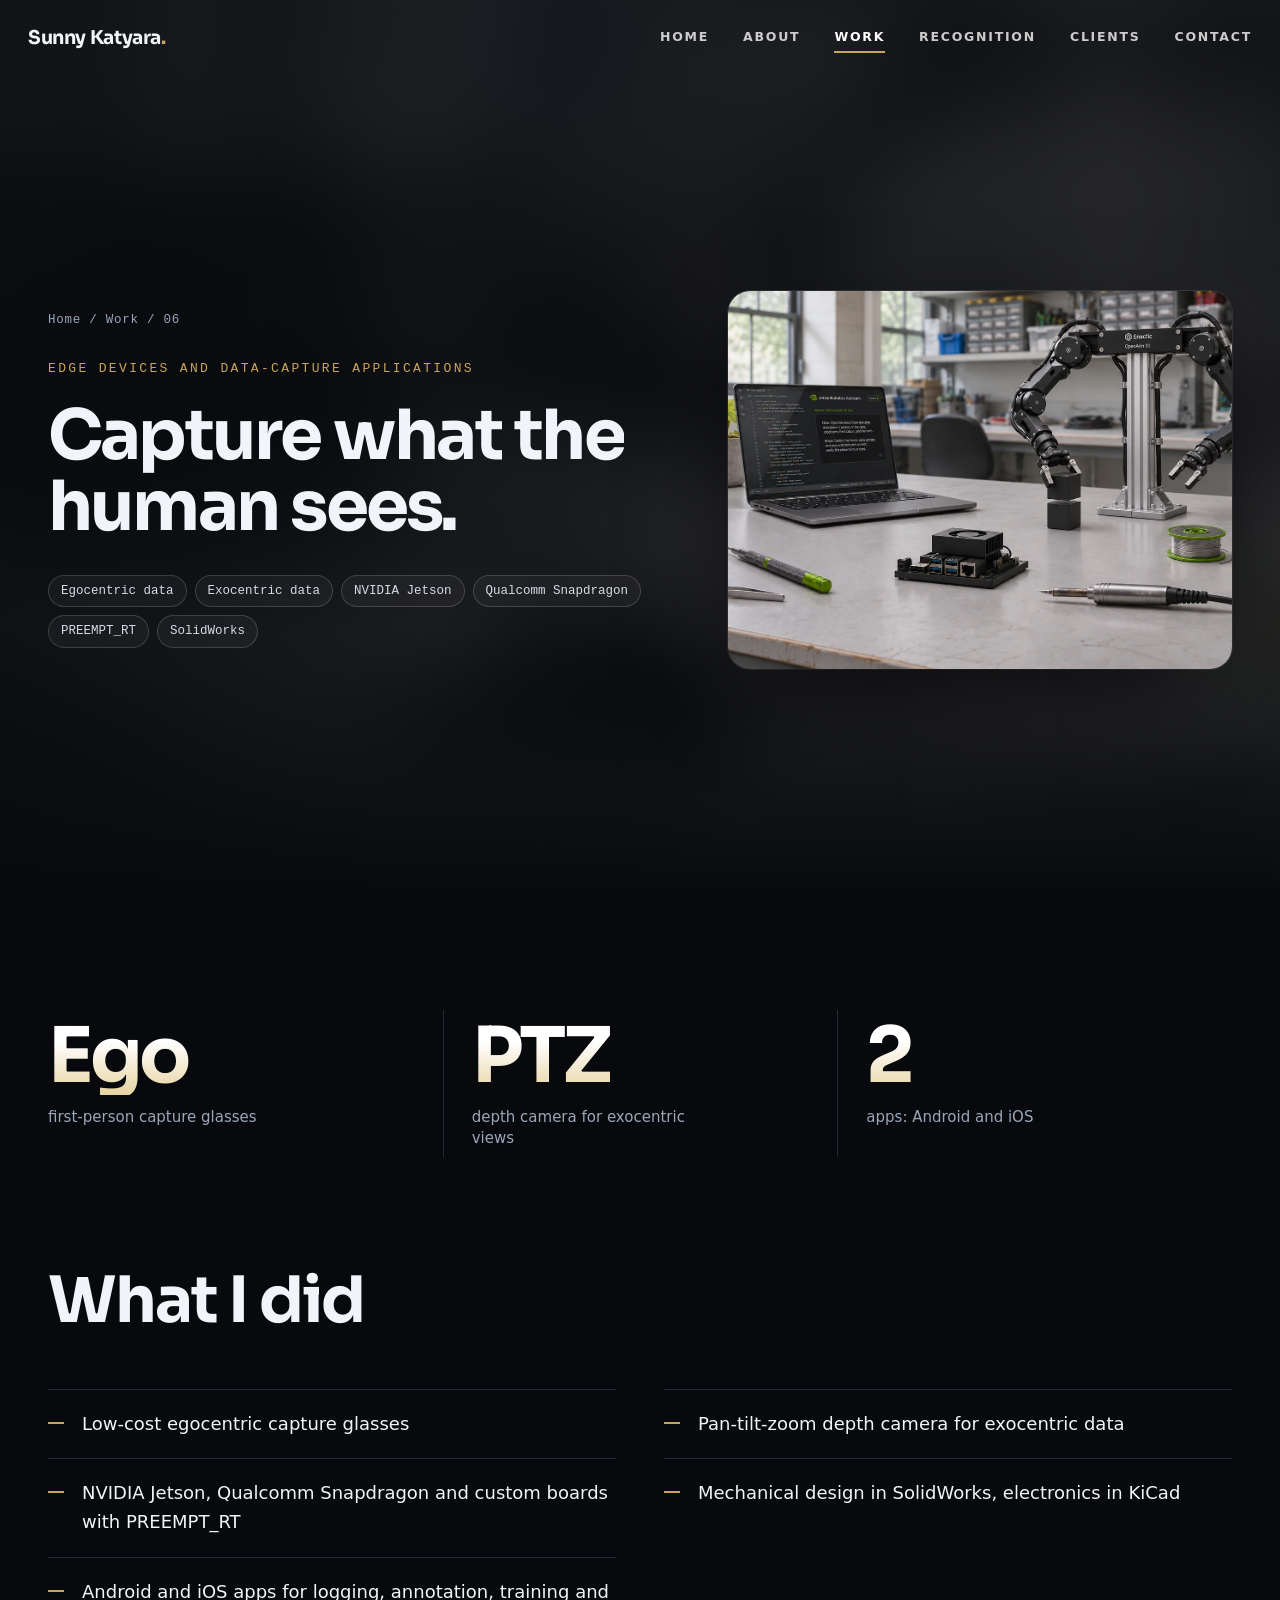
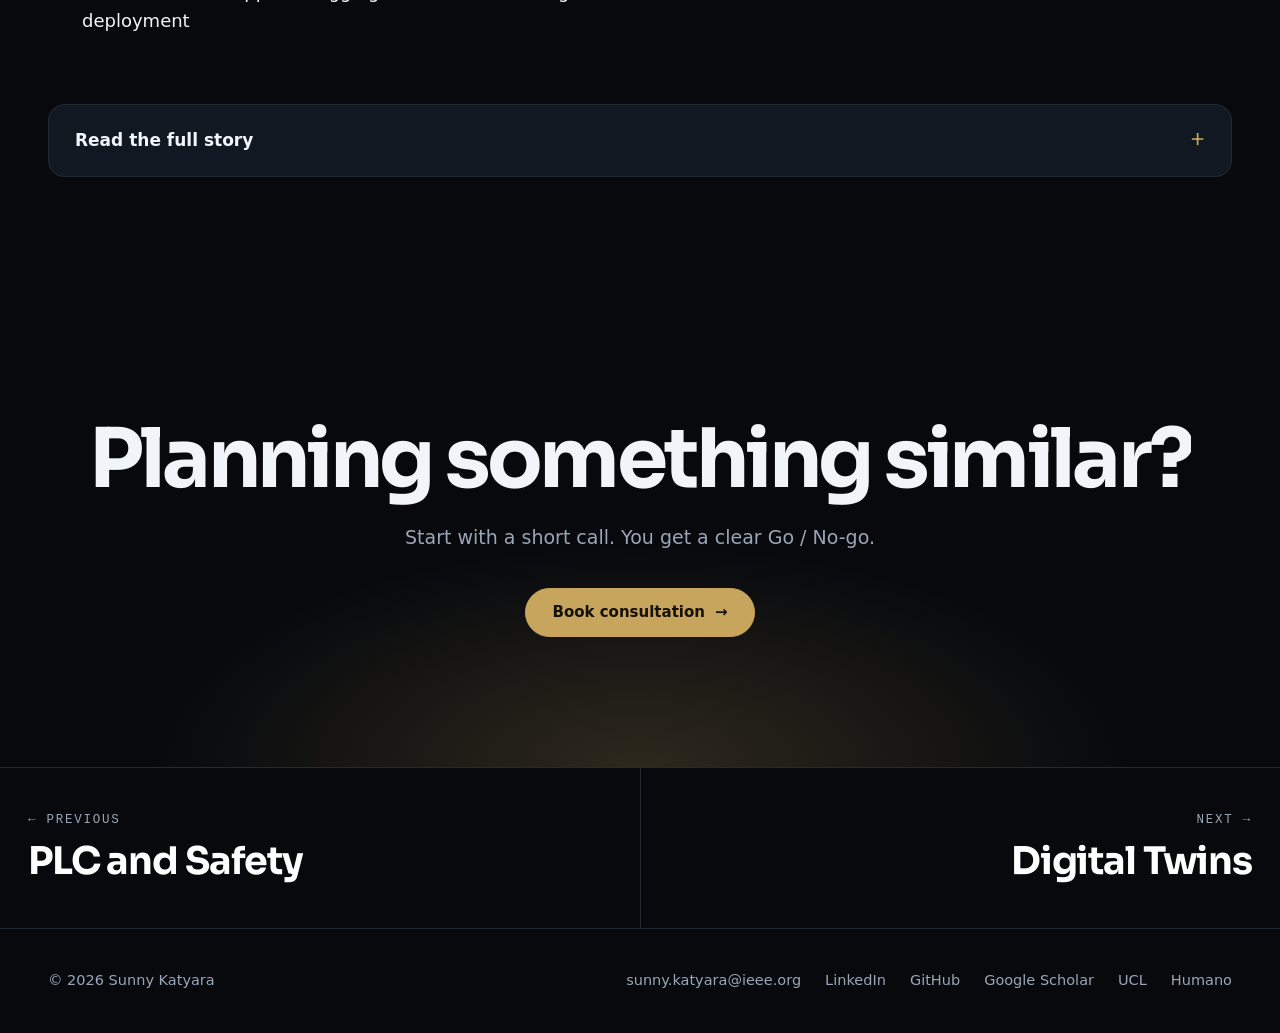
<file: work/edge-devices-data-capture/index.html>
<!doctype html>
<html lang="en">
<head>
<meta charset="utf-8">
<meta name="viewport" content="width=device-width, initial-scale=1">
<title>Physical AI Data Collection: Edge Devices for Robot Training Data | Sunny Katyara</title>
<meta name="description" content="Custom edge devices for Physical AI data collection: low-cost egocentric capture glasses, a pan-tilt-zoom depth camera for exocentric views, NVIDIA Jetson and Qualcomm Snapdragon boards, plus Android and iOS apps.">
<meta name="author" content="Sunny Katyara">
<meta name="keywords" content="Physical AI, Physical AI consultant, humanoid robots, humanoid robot training, robot learning, reinforcement learning, agentic AI, embodied AI, PLC programming, industrial robot safety PLC, mobile robotics, mobile manipulation, digital twin, Isaac Sim, Isaac Lab, sim2real policy training, ROS 2, ROS2, industrial systems, industrial automation, industrial robotics, robotics consultant, robotics consulting, robotics consultation, robot integration, robotics system integration, ROS 2 consultant, PLC consultant, humanoid robot consultant, ROS 2 integration, KUKA robot cell commissioning, collaborative robots, robot data collection, Unitree G1, Agibot G2, EngineAI T800, MoveIt 2, Siemens TIA Portal, Sunny Katyara">
<link rel="canonical" href="https://sunnykatyara.org/work/edge-devices-data-capture/">
<meta name="robots" content="index, follow, max-image-preview:large, max-video-preview:-1">

<meta property="og:type" content="article">
<meta property="og:site_name" content="Sunny Katyara">
<meta property="og:title" content="Physical AI Data Collection: Edge Devices for Robot Training Data | Sunny Katyara">
<meta property="og:description" content="Custom edge devices for Physical AI data collection: low-cost egocentric capture glasses, a pan-tilt-zoom depth camera for exocentric views, NVIDIA Jetson and Qualcomm Snapdragon boards, plus Android and iOS apps.">
<meta property="og:url" content="https://sunnykatyara.org/work/edge-devices-data-capture/">
<meta property="og:image" content="https://sunnykatyara.org/og-image.png">
<meta property="og:image:width" content="1200">
<meta property="og:image:height" content="630">
<meta name="twitter:card" content="summary_large_image">
<meta name="twitter:title" content="Physical AI Data Collection: Edge Devices for Robot Training Data | Sunny Katyara">
<meta name="twitter:description" content="Custom edge devices for Physical AI data collection: low-cost egocentric capture glasses, a pan-tilt-zoom depth camera for exocentric views, NVIDIA Jetson and Qualcomm Snapdragon boards, plus Android and iOS apps.">
<meta name="twitter:image" content="https://sunnykatyara.org/og-image.png">
<meta name="theme-color" content="#07090d">
<link rel="icon" href="/favicon.svg" type="image/svg+xml">
<link rel="preload" href="/assets/fonts/sora.woff2" as="font" type="font/woff2" crossorigin>
<link rel="stylesheet" href="/assets/style.css?v=97062bca">
<script>document.documentElement.classList.add("js")</script>
<script type="application/ld+json">{"@context": "https://schema.org", "@type": "Article", "headline": "Edge Devices and Data-Capture Applications", "description": "Custom edge devices for Physical AI data collection: low-cost egocentric capture glasses, a pan-tilt-zoom depth camera for exocentric views, NVIDIA Jetson and Qualcomm Snapdragon boards, plus Android and iOS apps.", "url": "https://sunnykatyara.org/work/edge-devices-data-capture/", "mainEntityOfPage": "https://sunnykatyara.org/work/edge-devices-data-capture/", "dateModified": "2026-11-22", "author": {"@type": "Person", "@id": "https://sunnykatyara.org/#person", "name": "Sunny Katyara", "url": "https://sunnykatyara.org/"}, "keywords": "Egocentric data, Exocentric data, NVIDIA Jetson, Qualcomm Snapdragon, PREEMPT_RT, SolidWorks, KiCad, Android, iOS, Physical AI", "image": "https://sunnykatyara.org/media/edge-devices-data-capture/edge-devices-data-capture-01.webp"}</script><script type="application/ld+json">{"@context": "https://schema.org", "@type": "Service", "name": "Physical AI data collection consulting", "serviceType": "Physical AI data collection", "description": "Custom edge devices for Physical AI data collection: low-cost egocentric capture glasses, a pan-tilt-zoom depth camera for exocentric views, NVIDIA Jetson and Qualcomm Snapdragon boards, plus Android and iOS apps.", "url": "https://sunnykatyara.org/work/edge-devices-data-capture/", "provider": {"@id": "https://sunnykatyara.org/#person"}, "areaServed": "Worldwide", "availableChannel": {"@type": "ServiceChannel", "serviceUrl": "https://sunnykatyara.org/contact/"}}</script><script type="application/ld+json">{"@context": "https://schema.org", "@type": "BreadcrumbList", "itemListElement": [{"@type": "ListItem", "position": 1, "name": "Home", "item": "https://sunnykatyara.org/"}, {"@type": "ListItem", "position": 2, "name": "Work", "item": "https://sunnykatyara.org/work/"}, {"@type": "ListItem", "position": 3, "name": "Edge Devices and Data-Capture Applications", "item": "https://sunnykatyara.org/work/edge-devices-data-capture/"}]}</script>
</head>
<body>
<a class="skip" href="#main">Skip to content</a>
<header class="site-header">
  <div class="wrap">
    <a class="brand" href="/" aria-label="Sunny Katyara, home">Sunny Katyara<i>.</i></a>
    <button class="nav-toggle" aria-label="Menu" aria-expanded="false" aria-controls="nav">&#9776;</button>
    <nav class="nav" id="nav" aria-label="Main"><a href="/">Home</a><a href="/about/">About</a><a href="/work/" aria-current="page">Work</a><a href="/recognition/">Recognition</a><a href="/clients/">Clients</a><a href="/contact/">Contact</a></nav>
  </div>
</header>
<main id="main">

<section class="phero">
  <div class="bg blur"><img src="/media/edge-devices-data-capture/edge-devices-data-capture-01.webp" alt="" fetchpriority="high"></div>
  <div class="wrap phero-grid">
    <div>
      <nav class="crumbs" aria-label="Breadcrumb"><a href="/">Home</a> / <a href="/work/">Work</a> / 06</nav>
      <h1>Edge Devices and Data-Capture Applications</h1>
      <p class="punch" data-split>Capture what the human sees.</p>
      <ul class="chips"><li>Egocentric data</li><li>Exocentric data</li><li>NVIDIA Jetson</li><li>Qualcomm Snapdragon</li><li>PREEMPT_RT</li><li>SolidWorks</li></ul>
    </div>
    <div class="phero-media wide reveal"><img src="/media/edge-devices-data-capture/edge-devices-data-capture-01.webp" width="1481" height="879" alt="Edge Devices and Data-Capture Applications"></div>
  </div>
</section>
<section><div class="wrap"><div class="stats three"><div class="stat reveal"><b data-count>Ego</b><span>first-person capture glasses</span></div><div class="stat reveal"><b data-count>PTZ</b><span>depth camera for exocentric views</span></div><div class="stat reveal"><b data-count>2</b><span>apps: Android and iOS</span></div></div></div></section>

<section style="padding-top:0"><div class="wrap">
  <div class="section-head"><h2 data-split>What I did</h2></div>
  <ul class="ticks"><li class="reveal">Low-cost egocentric capture glasses</li><li class="reveal">Pan-tilt-zoom depth camera for exocentric data</li><li class="reveal">NVIDIA Jetson, Qualcomm Snapdragon and custom boards with PREEMPT_RT</li><li class="reveal">Mechanical design in SolidWorks, electronics in KiCad</li><li class="reveal">Android and iOS apps for logging, annotation, training and deployment</li></ul>
  <details class="story reveal"><summary>Read the full story</summary><div class="prose"><p>I develop on-demand edge devices for customers, building around existing boards with strain-aware mechanical design in SolidWorks and electronics in KiCad.</p><p>One device captures egocentric datasets from the human point of view, similar to Meta&#x27;s Aria Gen 2 glasses but much cheaper and more accessible. Another is a novel camera system with pan-tilt-zoom capture and depth, for exocentric-view data collection used in multi-agent interaction and affordance model learning.</p><p>The devices are built on custom boards and on NVIDIA Jetson and Qualcomm Snapdragon platforms, for PREEMPT_RT-level performance and high-quality data collection for Physical AI architecture development and model training.</p><p>Alongside the hardware I developed Android and iOS apps for quick spin-up, data-collection logging, annotation and secure in-cloud training, with deployment to the robot of choice in a digital twin or on real hardware.</p><ul class="chips"><li>Egocentric data</li><li>Exocentric data</li><li>NVIDIA Jetson</li><li>Qualcomm Snapdragon</li><li>PREEMPT_RT</li><li>SolidWorks</li><li>KiCad</li><li>Android</li><li>iOS</li><li>Physical AI</li></ul><p></p></div></details>
</div></section>
<section class="cta"><div class="wrap"><h2 data-split>Planning something similar?</h2><p class="reveal">Start with a short call. You get a clear Go / No-go.</p><a class="btn reveal" href="/contact/">Book consultation <span class="arr">&rarr;</span></a></div></section>
<nav class="pager" aria-label="More projects"><a href="/work/plc-safety-industrial-control/">&larr; Previous<b>PLC and Safety</b></a><a class="next" href="/work/digital-twins-simulation/">Next &rarr;<b>Digital Twins</b></a></nav>

</main>
<footer class="site-footer">
  <div class="wrap">
    <div>&copy; 2026 Sunny Katyara</div>
    <nav aria-label="Footer"><a href="mailto:sunny.katyara@ieee.org">sunny.katyara@ieee.org</a><a href="https://www.linkedin.com/in/sunny-katyara-344362109" rel="me noopener">LinkedIn</a><a href="https://github.com/KatyaraSunny93" rel="me noopener">GitHub</a><a href="https://scholar.google.com/citations?user=4pq2lzAAAAAJ&amp;hl=en" rel="me noopener">Google Scholar</a><a href="https://profiles.ucl.ac.uk/103249-sunny-katyara" rel="me noopener">UCL</a><a href="https://www.humano.au/" rel="me noopener">Humano</a></nav>
  </div>
</footer>
<script src="/assets/main.js?v=c39cebc8" defer></script>
</body>
</html>
</file>
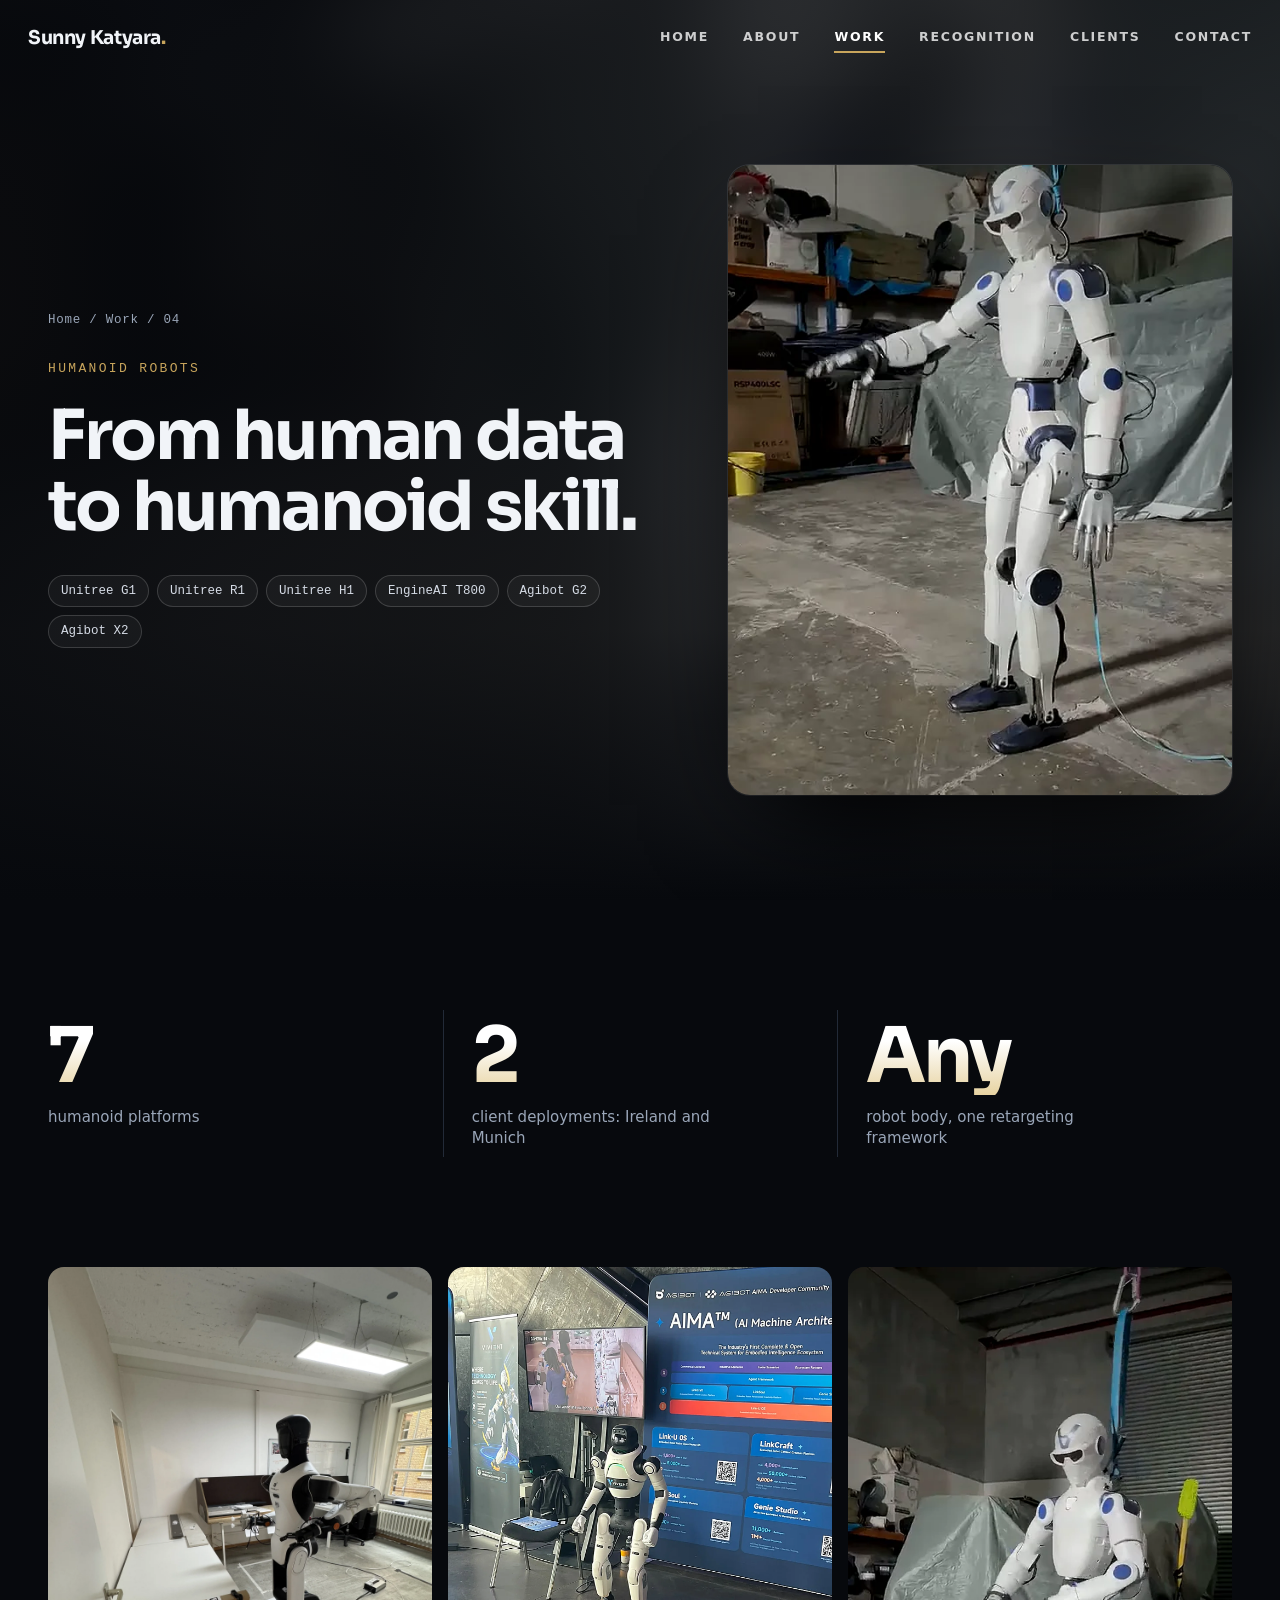
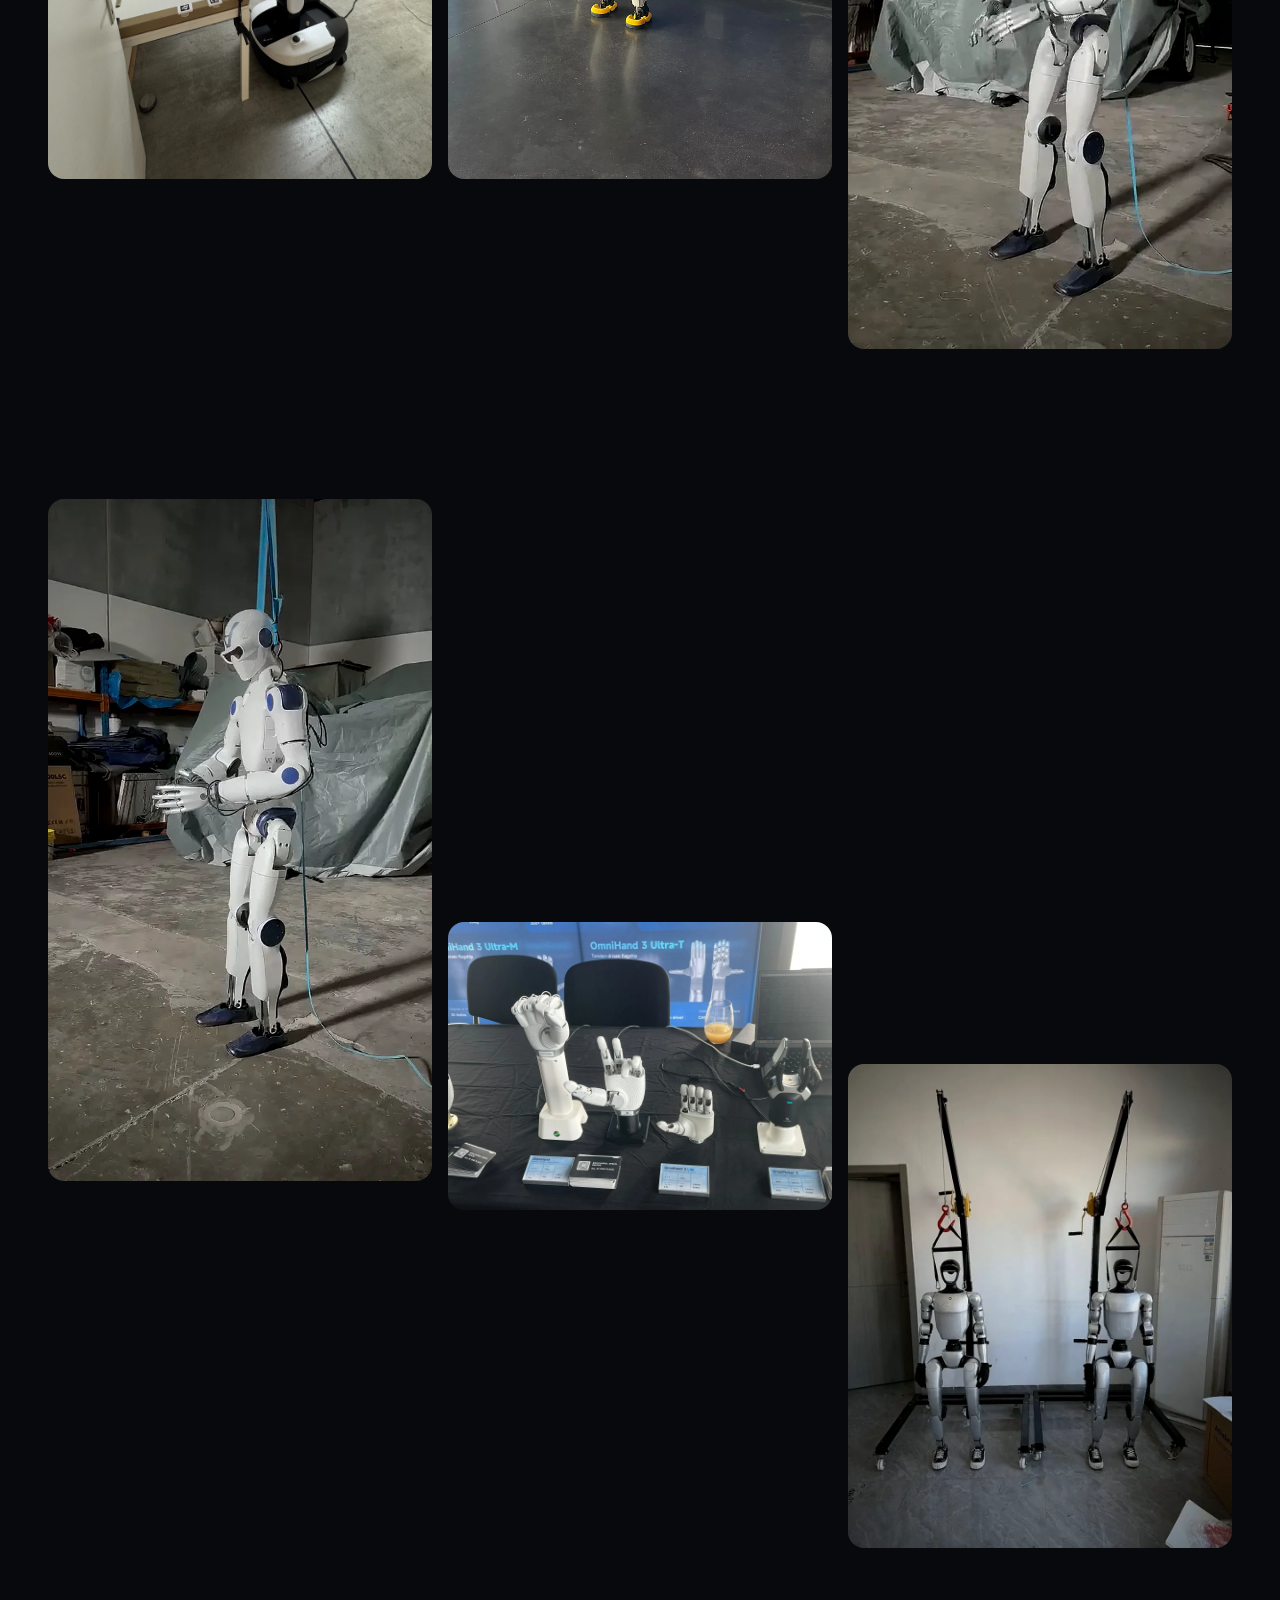
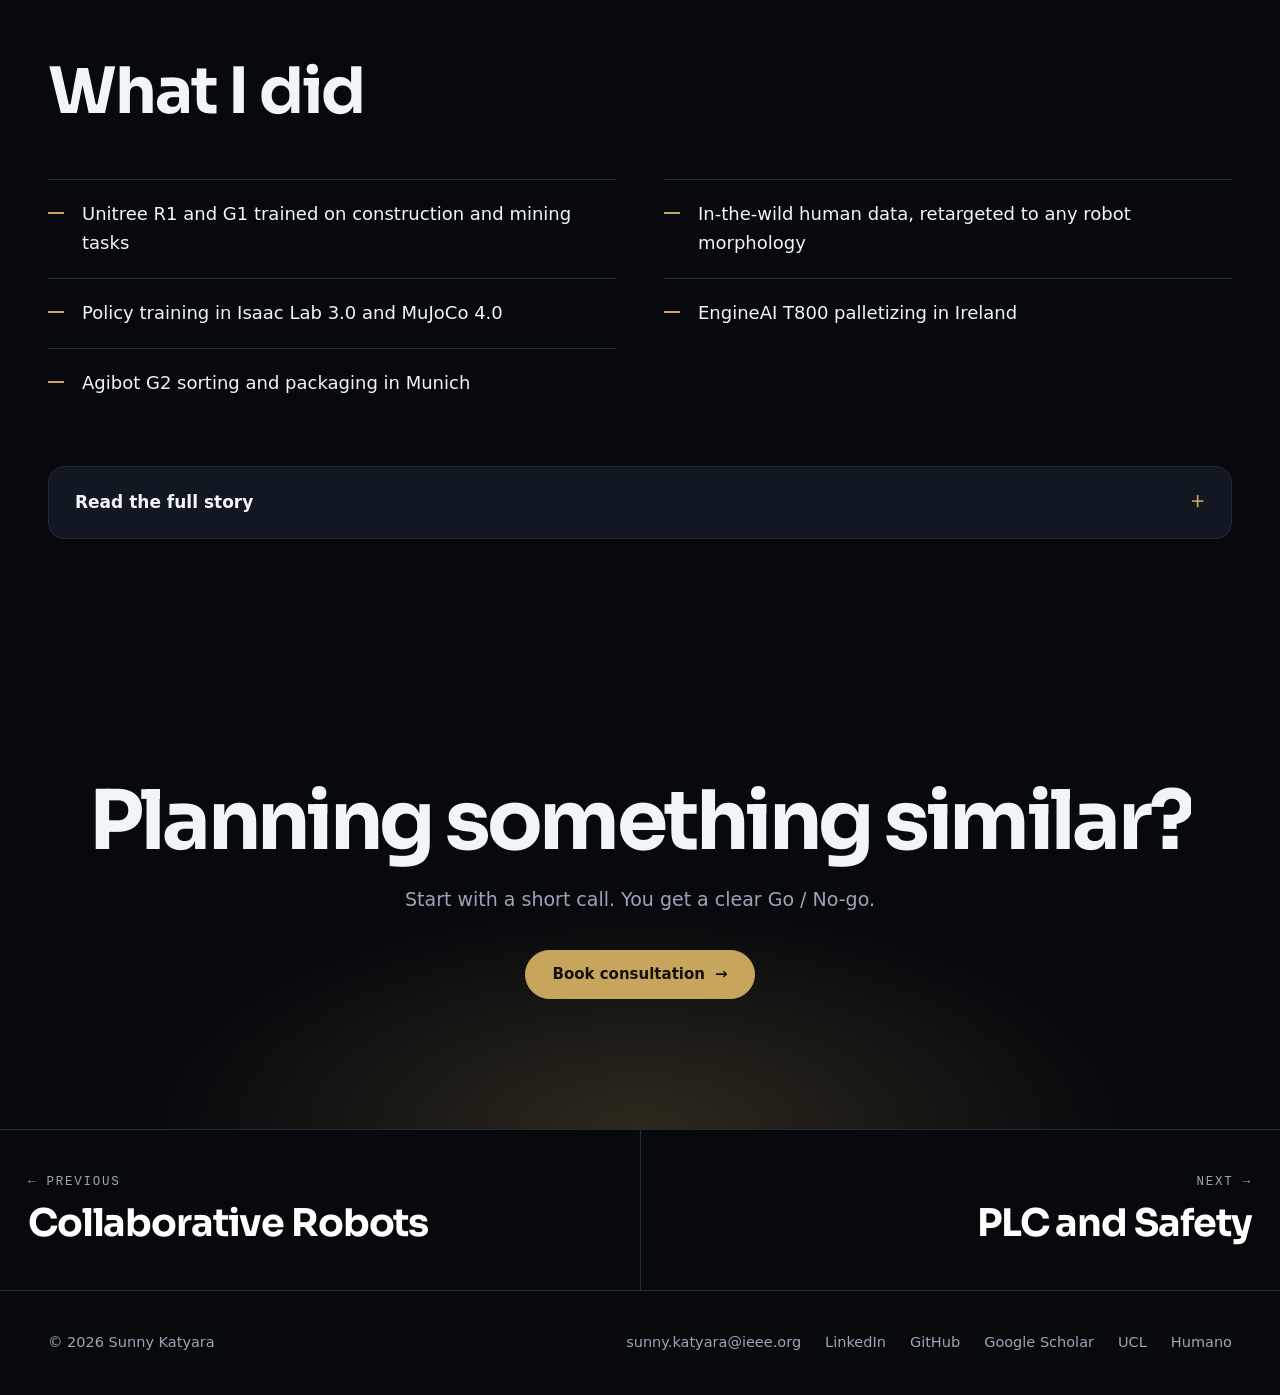
<file: work/humanoid-robots/index.html>
<!doctype html>
<html lang="en">
<head>
<meta charset="utf-8">
<meta name="viewport" content="width=device-width, initial-scale=1">
<title>Humanoid Robot Consultant: Robot Learning, Training and Deployment | Sunny Katyara</title>
<meta name="description" content="Humanoid robot policy training and deployment: Unitree R1 and G1 on construction and mining tasks from in-the-wild data, EngineAI T800 palletizing in Ireland and Agibot G2 sorting and packaging in Munich.">
<meta name="author" content="Sunny Katyara">
<meta name="keywords" content="Physical AI, Physical AI consultant, humanoid robots, humanoid robot training, robot learning, reinforcement learning, agentic AI, embodied AI, PLC programming, industrial robot safety PLC, mobile robotics, mobile manipulation, digital twin, Isaac Sim, Isaac Lab, sim2real policy training, ROS 2, ROS2, industrial systems, industrial automation, industrial robotics, robotics consultant, robotics consulting, robotics consultation, robot integration, robotics system integration, ROS 2 consultant, PLC consultant, humanoid robot consultant, ROS 2 integration, KUKA robot cell commissioning, collaborative robots, robot data collection, Unitree G1, Agibot G2, EngineAI T800, MoveIt 2, Siemens TIA Portal, Sunny Katyara">
<link rel="canonical" href="https://sunnykatyara.org/work/humanoid-robots/">
<meta name="robots" content="index, follow, max-image-preview:large, max-video-preview:-1">

<meta property="og:type" content="article">
<meta property="og:site_name" content="Sunny Katyara">
<meta property="og:title" content="Humanoid Robot Consultant: Robot Learning, Training and Deployment | Sunny Katyara">
<meta property="og:description" content="Humanoid robot policy training and deployment: Unitree R1 and G1 on construction and mining tasks from in-the-wild data, EngineAI T800 palletizing in Ireland and Agibot G2 sorting and packaging in Munich.">
<meta property="og:url" content="https://sunnykatyara.org/work/humanoid-robots/">
<meta property="og:image" content="https://sunnykatyara.org/og-image.png">
<meta property="og:image:width" content="1200">
<meta property="og:image:height" content="630">
<meta name="twitter:card" content="summary_large_image">
<meta name="twitter:title" content="Humanoid Robot Consultant: Robot Learning, Training and Deployment | Sunny Katyara">
<meta name="twitter:description" content="Humanoid robot policy training and deployment: Unitree R1 and G1 on construction and mining tasks from in-the-wild data, EngineAI T800 palletizing in Ireland and Agibot G2 sorting and packaging in Munich.">
<meta name="twitter:image" content="https://sunnykatyara.org/og-image.png">
<meta name="theme-color" content="#07090d">
<link rel="icon" href="/favicon.svg" type="image/svg+xml">
<link rel="preload" href="/assets/fonts/sora.woff2" as="font" type="font/woff2" crossorigin>
<link rel="stylesheet" href="/assets/style.css?v=97062bca">
<script>document.documentElement.classList.add("js")</script>
<script type="application/ld+json">{"@context": "https://schema.org", "@type": "Article", "headline": "Humanoid Robots", "description": "Humanoid robot policy training and deployment: Unitree R1 and G1 on construction and mining tasks from in-the-wild data, EngineAI T800 palletizing in Ireland and Agibot G2 sorting and packaging in Munich.", "url": "https://sunnykatyara.org/work/humanoid-robots/", "mainEntityOfPage": "https://sunnykatyara.org/work/humanoid-robots/", "dateModified": "2026-11-22", "author": {"@type": "Person", "@id": "https://sunnykatyara.org/#person", "name": "Sunny Katyara", "url": "https://sunnykatyara.org/"}, "keywords": "Unitree G1, Unitree R1, Unitree H1, EngineAI T800, Agibot G2, Agibot X2, Galbot S1, Isaac Lab, MuJoCo, Motion retargeting, Policy training", "image": "https://sunnykatyara.org/media/humanoid-robots/humanoid-robots-01-poster.webp"}</script><script type="application/ld+json">{"@context": "https://schema.org", "@type": "Service", "name": "Humanoid robot training and deployment consulting", "serviceType": "Humanoid robot training and deployment", "description": "Humanoid robot policy training and deployment: Unitree R1 and G1 on construction and mining tasks from in-the-wild data, EngineAI T800 palletizing in Ireland and Agibot G2 sorting and packaging in Munich.", "url": "https://sunnykatyara.org/work/humanoid-robots/", "provider": {"@id": "https://sunnykatyara.org/#person"}, "areaServed": "Worldwide", "availableChannel": {"@type": "ServiceChannel", "serviceUrl": "https://sunnykatyara.org/contact/"}}</script><script type="application/ld+json">{"@context": "https://schema.org", "@type": "BreadcrumbList", "itemListElement": [{"@type": "ListItem", "position": 1, "name": "Home", "item": "https://sunnykatyara.org/"}, {"@type": "ListItem", "position": 2, "name": "Work", "item": "https://sunnykatyara.org/work/"}, {"@type": "ListItem", "position": 3, "name": "Humanoid Robots", "item": "https://sunnykatyara.org/work/humanoid-robots/"}]}</script>
</head>
<body>
<a class="skip" href="#main">Skip to content</a>
<header class="site-header">
  <div class="wrap">
    <a class="brand" href="/" aria-label="Sunny Katyara, home">Sunny Katyara<i>.</i></a>
    <button class="nav-toggle" aria-label="Menu" aria-expanded="false" aria-controls="nav">&#9776;</button>
    <nav class="nav" id="nav" aria-label="Main"><a href="/">Home</a><a href="/about/">About</a><a href="/work/" aria-current="page">Work</a><a href="/recognition/">Recognition</a><a href="/clients/">Clients</a><a href="/contact/">Contact</a></nav>
  </div>
</header>
<main id="main">

<section class="phero">
  <div class="bg blur"><img src="/media/humanoid-robots/humanoid-robots-01-poster.webp" alt="" fetchpriority="high"></div>
  <div class="wrap phero-grid">
    <div>
      <nav class="crumbs" aria-label="Breadcrumb"><a href="/">Home</a> / <a href="/work/">Work</a> / 04</nav>
      <h1>Humanoid Robots</h1>
      <p class="punch" data-split>From human data to humanoid skill.</p>
      <ul class="chips"><li>Unitree G1</li><li>Unitree R1</li><li>Unitree H1</li><li>EngineAI T800</li><li>Agibot G2</li><li>Agibot X2</li></ul>
    </div>
    <div class="phero-media reveal"><video data-loop muted loop playsinline preload="none" poster="/media/humanoid-robots/humanoid-robots-01-poster.webp" width="576" height="1024" aria-label="Humanoid Robots"><source src="/media/humanoid-robots/humanoid-robots-01.mp4" type="video/mp4"></video></div>
  </div>
</section>
<section><div class="wrap"><div class="stats three"><div class="stat reveal"><b data-count>7</b><span>humanoid platforms</span></div><div class="stat reveal"><b data-count>2</b><span>client deployments: Ireland and Munich</span></div><div class="stat reveal"><b data-count>Any</b><span>robot body, one retargeting framework</span></div></div></div></section>
<section style="padding-top:0"><div class="wrap"><div class="gallery"><figure class="reveal"><img src="/media/humanoid-robots/humanoid-robots-02.webp" width="1800" height="2400" alt="Humanoid Robots: photo 2" loading="lazy"></figure><figure class="reveal"><img src="/media/humanoid-robots/humanoid-robots-03.webp" width="1448" height="1086" alt="Humanoid Robots: photo 3" loading="lazy"></figure><figure class="reveal"><video data-loop muted loop playsinline preload="none" poster="/media/humanoid-robots/humanoid-robots-04-poster.webp" width="576" height="1024" aria-label="Humanoid Robots: clip 4"><source src="/media/humanoid-robots/humanoid-robots-04.mp4" type="video/mp4"></video></figure><figure class="reveal"><img src="/media/humanoid-robots/humanoid-robots-05.webp" width="1400" height="1867" alt="Humanoid Robots: photo 5" loading="lazy"></figure><figure class="reveal"><img src="/media/humanoid-robots/humanoid-robots-06.webp" width="1400" height="1745" alt="Humanoid Robots: photo 6" loading="lazy"></figure><figure class="reveal"><video data-loop muted loop playsinline preload="none" poster="/media/humanoid-robots/humanoid-robots-07-poster.webp" width="1024" height="576" aria-label="Humanoid Robots: clip 7"><source src="/media/humanoid-robots/humanoid-robots-07.mp4" type="video/mp4"></video></figure><figure class="reveal"><img src="/media/humanoid-robots/humanoid-robots-08.webp" width="1600" height="1200" alt="Humanoid Robots: photo 8" loading="lazy"></figure><figure class="reveal"><video data-loop muted loop playsinline preload="none" poster="/media/humanoid-robots/humanoid-robots-09-poster.webp" width="576" height="1024" aria-label="Humanoid Robots: clip 9"><source src="/media/humanoid-robots/humanoid-robots-09.mp4" type="video/mp4"></video></figure><figure class="reveal"><video data-loop muted loop playsinline preload="none" poster="/media/humanoid-robots/humanoid-robots-10-poster.webp" width="720" height="1280" aria-label="Humanoid Robots: clip 10"><source src="/media/humanoid-robots/humanoid-robots-10.mp4" type="video/mp4"></video></figure><figure class="reveal"><video data-loop muted loop playsinline preload="none" poster="/media/humanoid-robots/humanoid-robots-11-poster.webp" width="864" height="1088" aria-label="Humanoid Robots: clip 11"><source src="/media/humanoid-robots/humanoid-robots-11.mp4" type="video/mp4"></video></figure></div></div></section>
<section style="padding-top:0"><div class="wrap">
  <div class="section-head"><h2 data-split>What I did</h2></div>
  <ul class="ticks"><li class="reveal">Unitree R1 and G1 trained on construction and mining tasks</li><li class="reveal">In-the-wild human data, retargeted to any robot morphology</li><li class="reveal">Policy training in Isaac Lab 3.0 and MuJoCo 4.0</li><li class="reveal">EngineAI T800 palletizing in Ireland</li><li class="reveal">Agibot G2 sorting and packaging in Munich</li></ul>
  <details class="story reveal"><summary>Read the full story</summary><div class="prose"><p>I have trained Unitree R1 and G1 robots on construction and mining tasks using data collected in the wild. The data is curated and retargeted with a proprietary mapping framework that is agnostic to robot morphology and kinematics. Policies are trained with Isaac Lab 3.0 and MuJoCo 4.0.</p><p>Beyond Unitree, I worked with EngineAI T800 robots palletizing filled crates at a manufacturing facility in Ireland, and used the Agibot G2 with its SDK to sort and package tile packets for a customer in Munich, Germany.</p><p>I also have hands-on experience with the Galbot S1, Agibot X2 and Unitree H1.</p><ul class="chips"><li>Unitree G1</li><li>Unitree R1</li><li>Unitree H1</li><li>EngineAI T800</li><li>Agibot G2</li><li>Agibot X2</li><li>Galbot S1</li><li>Isaac Lab</li><li>MuJoCo</li><li>Motion retargeting</li><li>Policy training</li></ul><p></p></div></details>
</div></section>
<section class="cta"><div class="wrap"><h2 data-split>Planning something similar?</h2><p class="reveal">Start with a short call. You get a clear Go / No-go.</p><a class="btn reveal" href="/contact/">Book consultation <span class="arr">&rarr;</span></a></div></section>
<nav class="pager" aria-label="More projects"><a href="/work/collaborative-robotics/">&larr; Previous<b>Collaborative Robots</b></a><a class="next" href="/work/plc-safety-industrial-control/">Next &rarr;<b>PLC and Safety</b></a></nav>

</main>
<footer class="site-footer">
  <div class="wrap">
    <div>&copy; 2026 Sunny Katyara</div>
    <nav aria-label="Footer"><a href="mailto:sunny.katyara@ieee.org">sunny.katyara@ieee.org</a><a href="https://www.linkedin.com/in/sunny-katyara-344362109" rel="me noopener">LinkedIn</a><a href="https://github.com/KatyaraSunny93" rel="me noopener">GitHub</a><a href="https://scholar.google.com/citations?user=4pq2lzAAAAAJ&amp;hl=en" rel="me noopener">Google Scholar</a><a href="https://profiles.ucl.ac.uk/103249-sunny-katyara" rel="me noopener">UCL</a><a href="https://www.humano.au/" rel="me noopener">Humano</a></nav>
  </div>
</footer>
<script src="/assets/main.js?v=c39cebc8" defer></script>
</body>
</html>
</file>
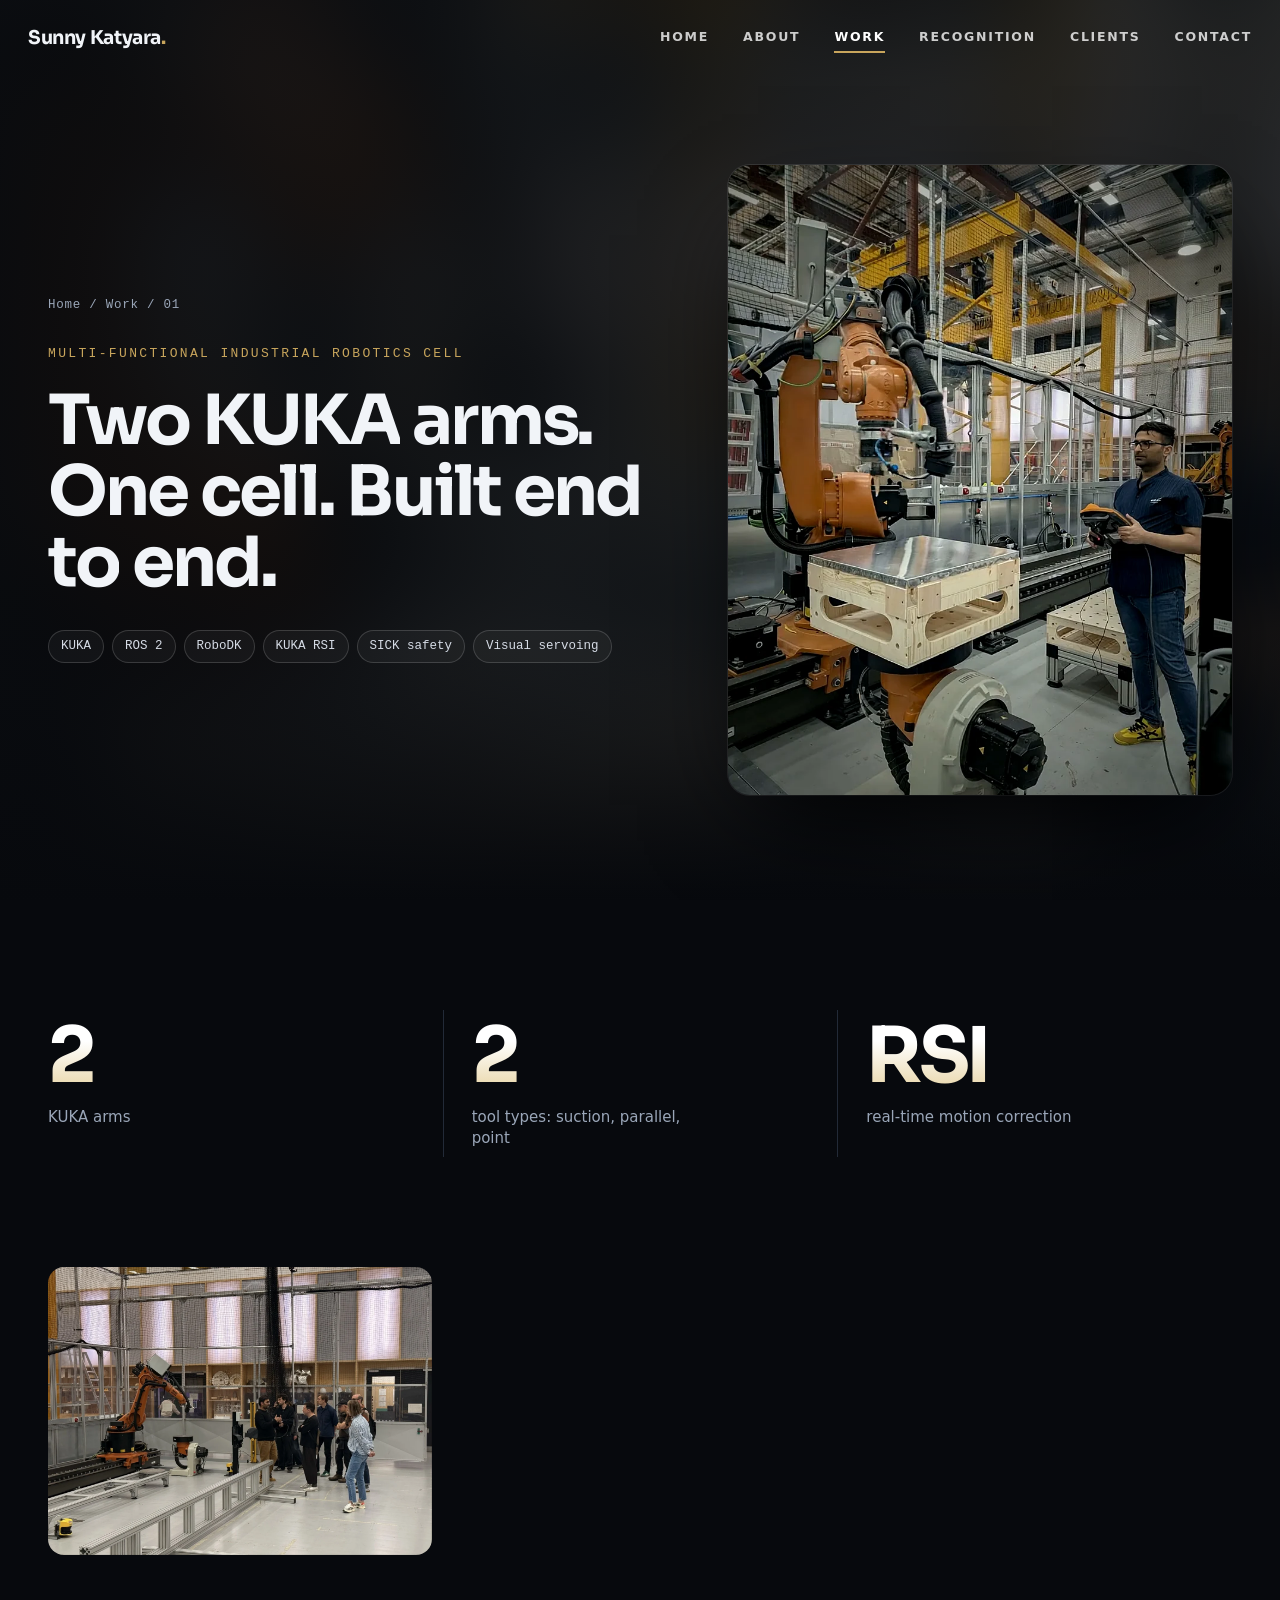
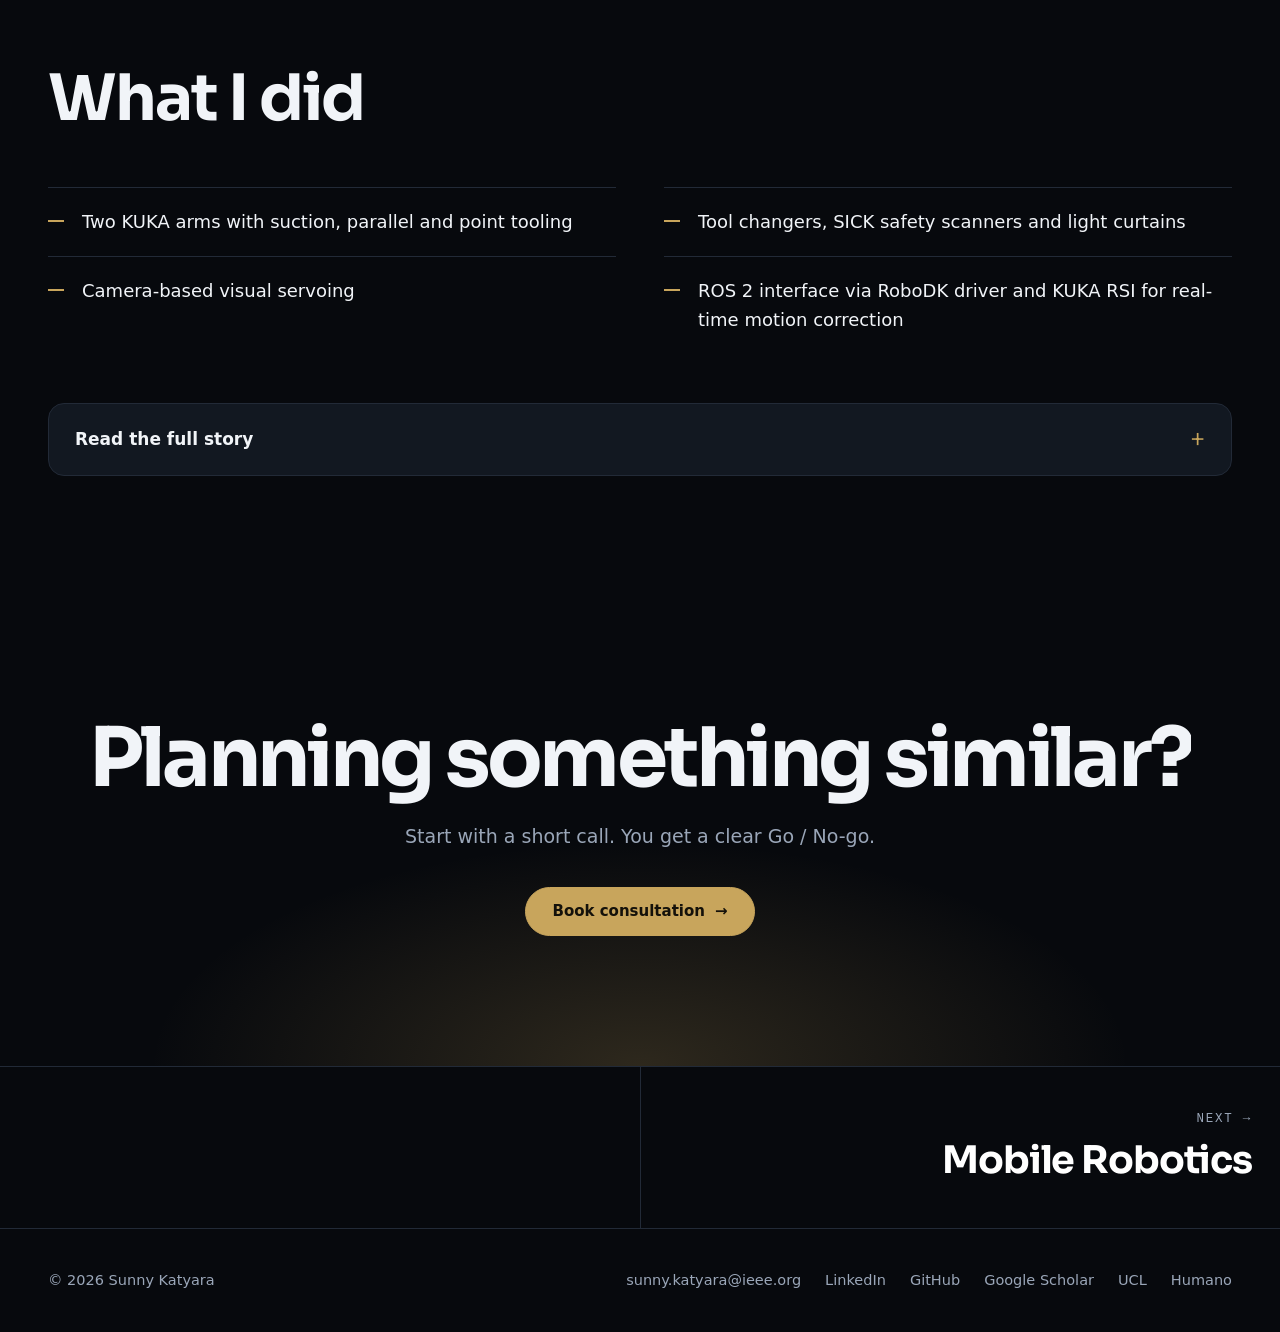
<file: work/industrial-robotics-cell/index.html>
<!doctype html>
<html lang="en">
<head>
<meta charset="utf-8">
<meta name="viewport" content="width=device-width, initial-scale=1">
<title>Industrial Robot Integration Consultant: KUKA Cells, ROS 2 and Safety | Sunny Katyara</title>
<meta name="description" content="A dual-arm KUKA robot cell for dexterous assembly and metal forming, commissioned end to end with tool changers, SICK safety scanners, light curtains, visual servoing and a ROS 2 interface over RoboDK and RSI.">
<meta name="author" content="Sunny Katyara">
<meta name="keywords" content="Physical AI, Physical AI consultant, humanoid robots, humanoid robot training, robot learning, reinforcement learning, agentic AI, embodied AI, PLC programming, industrial robot safety PLC, mobile robotics, mobile manipulation, digital twin, Isaac Sim, Isaac Lab, sim2real policy training, ROS 2, ROS2, industrial systems, industrial automation, industrial robotics, robotics consultant, robotics consulting, robotics consultation, robot integration, robotics system integration, ROS 2 consultant, PLC consultant, humanoid robot consultant, ROS 2 integration, KUKA robot cell commissioning, collaborative robots, robot data collection, Unitree G1, Agibot G2, EngineAI T800, MoveIt 2, Siemens TIA Portal, Sunny Katyara">
<link rel="canonical" href="https://sunnykatyara.org/work/industrial-robotics-cell/">
<meta name="robots" content="index, follow, max-image-preview:large, max-video-preview:-1">

<meta property="og:type" content="article">
<meta property="og:site_name" content="Sunny Katyara">
<meta property="og:title" content="Industrial Robot Integration Consultant: KUKA Cells, ROS 2 and Safety | Sunny Katyara">
<meta property="og:description" content="A dual-arm KUKA robot cell for dexterous assembly and metal forming, commissioned end to end with tool changers, SICK safety scanners, light curtains, visual servoing and a ROS 2 interface over RoboDK and RSI.">
<meta property="og:url" content="https://sunnykatyara.org/work/industrial-robotics-cell/">
<meta property="og:image" content="https://sunnykatyara.org/og-image.png">
<meta property="og:image:width" content="1200">
<meta property="og:image:height" content="630">
<meta name="twitter:card" content="summary_large_image">
<meta name="twitter:title" content="Industrial Robot Integration Consultant: KUKA Cells, ROS 2 and Safety | Sunny Katyara">
<meta name="twitter:description" content="A dual-arm KUKA robot cell for dexterous assembly and metal forming, commissioned end to end with tool changers, SICK safety scanners, light curtains, visual servoing and a ROS 2 interface over RoboDK and RSI.">
<meta name="twitter:image" content="https://sunnykatyara.org/og-image.png">
<meta name="theme-color" content="#07090d">
<link rel="icon" href="/favicon.svg" type="image/svg+xml">
<link rel="preload" href="/assets/fonts/sora.woff2" as="font" type="font/woff2" crossorigin>
<link rel="stylesheet" href="/assets/style.css?v=97062bca">
<script>document.documentElement.classList.add("js")</script>
<script type="application/ld+json">{"@context": "https://schema.org", "@type": "Article", "headline": "Multi-Functional Industrial Robotics Cell", "description": "A dual-arm KUKA robot cell for dexterous assembly and metal forming, commissioned end to end with tool changers, SICK safety scanners, light curtains, visual servoing and a ROS 2 interface over RoboDK and RSI.", "url": "https://sunnykatyara.org/work/industrial-robotics-cell/", "mainEntityOfPage": "https://sunnykatyara.org/work/industrial-robotics-cell/", "dateModified": "2026-11-22", "author": {"@type": "Person", "@id": "https://sunnykatyara.org/#person", "name": "Sunny Katyara", "url": "https://sunnykatyara.org/"}, "keywords": "KUKA, ROS 2, RoboDK, KUKA RSI, SICK safety, Visual servoing, Metal forming, Assembly", "image": "https://sunnykatyara.org/media/industrial-robotics-cell/industrial-robotics-cell-01-poster.webp"}</script><script type="application/ld+json">{"@context": "https://schema.org", "@type": "Service", "name": "Industrial robot integration consulting", "serviceType": "Industrial robot integration", "description": "A dual-arm KUKA robot cell for dexterous assembly and metal forming, commissioned end to end with tool changers, SICK safety scanners, light curtains, visual servoing and a ROS 2 interface over RoboDK and RSI.", "url": "https://sunnykatyara.org/work/industrial-robotics-cell/", "provider": {"@id": "https://sunnykatyara.org/#person"}, "areaServed": "Worldwide", "availableChannel": {"@type": "ServiceChannel", "serviceUrl": "https://sunnykatyara.org/contact/"}}</script><script type="application/ld+json">{"@context": "https://schema.org", "@type": "BreadcrumbList", "itemListElement": [{"@type": "ListItem", "position": 1, "name": "Home", "item": "https://sunnykatyara.org/"}, {"@type": "ListItem", "position": 2, "name": "Work", "item": "https://sunnykatyara.org/work/"}, {"@type": "ListItem", "position": 3, "name": "Multi-Functional Industrial Robotics Cell", "item": "https://sunnykatyara.org/work/industrial-robotics-cell/"}]}</script>
</head>
<body>
<a class="skip" href="#main">Skip to content</a>
<header class="site-header">
  <div class="wrap">
    <a class="brand" href="/" aria-label="Sunny Katyara, home">Sunny Katyara<i>.</i></a>
    <button class="nav-toggle" aria-label="Menu" aria-expanded="false" aria-controls="nav">&#9776;</button>
    <nav class="nav" id="nav" aria-label="Main"><a href="/">Home</a><a href="/about/">About</a><a href="/work/" aria-current="page">Work</a><a href="/recognition/">Recognition</a><a href="/clients/">Clients</a><a href="/contact/">Contact</a></nav>
  </div>
</header>
<main id="main">

<section class="phero">
  <div class="bg blur"><img src="/media/industrial-robotics-cell/industrial-robotics-cell-01-poster.webp" alt="" fetchpriority="high"></div>
  <div class="wrap phero-grid">
    <div>
      <nav class="crumbs" aria-label="Breadcrumb"><a href="/">Home</a> / <a href="/work/">Work</a> / 01</nav>
      <h1>Multi-Functional Industrial Robotics Cell</h1>
      <p class="punch" data-split>Two KUKA arms. One cell. Built end to end.</p>
      <ul class="chips"><li>KUKA</li><li>ROS 2</li><li>RoboDK</li><li>KUKA RSI</li><li>SICK safety</li><li>Visual servoing</li></ul>
    </div>
    <div class="phero-media reveal"><video data-loop muted loop playsinline preload="none" poster="/media/industrial-robotics-cell/industrial-robotics-cell-01-poster.webp" width="848" height="1104" aria-label="Multi-Functional Industrial Robotics Cell"><source src="/media/industrial-robotics-cell/industrial-robotics-cell-01.mp4" type="video/mp4"></video></div>
  </div>
</section>
<section><div class="wrap"><div class="stats three"><div class="stat reveal"><b data-count>2</b><span>KUKA arms</span></div><div class="stat reveal"><b data-count>3</b><span>tool types: suction, parallel, point</span></div><div class="stat reveal"><b data-count>RSI</b><span>real-time motion correction</span></div></div></div></section>
<section style="padding-top:0"><div class="wrap"><div class="gallery"><figure class="reveal"><img src="/media/industrial-robotics-cell/industrial-robotics-cell-02.webp" width="1408" height="1056" alt="Multi-Functional Industrial Robotics Cell: photo 2" loading="lazy"></figure></div></div></section>
<section style="padding-top:0"><div class="wrap">
  <div class="section-head"><h2 data-split>What I did</h2></div>
  <ul class="ticks"><li class="reveal">Two KUKA arms with suction, parallel and point tooling</li><li class="reveal">Tool changers, SICK safety scanners and light curtains</li><li class="reveal">Camera-based visual servoing</li><li class="reveal">ROS 2 interface via RoboDK driver and KUKA RSI for real-time motion correction</li></ul>
  <details class="story reveal"><summary>Read the full story</summary><div class="prose"><p>A dual-arm KUKA cell for dexterous assembly and metal forming. The arms work with several end effectors, including suction, parallel and point tools, and switch between them with tool changers.</p><p>I commissioned the entire cell myself: the tools and tool changers, the safety systems with SICK scanners and light curtains, and the cameras used for visual servoing.</p><p>For control I developed a ROS 2 interface using the RoboDK driver together with the KUKA RSI communication interface, which gives real-time motion regulation and superposition on top of the planned paths.</p><ul class="chips"><li>KUKA</li><li>ROS 2</li><li>RoboDK</li><li>KUKA RSI</li><li>SICK safety</li><li>Visual servoing</li><li>Metal forming</li><li>Assembly</li></ul><p></p></div></details>
</div></section>
<section class="cta"><div class="wrap"><h2 data-split>Planning something similar?</h2><p class="reveal">Start with a short call. You get a clear Go / No-go.</p><a class="btn reveal" href="/contact/">Book consultation <span class="arr">&rarr;</span></a></div></section>
<nav class="pager" aria-label="More projects"><a class="next" href="/work/mobile-robotics/">Next &rarr;<b>Mobile Robotics</b></a></nav>

</main>
<footer class="site-footer">
  <div class="wrap">
    <div>&copy; 2026 Sunny Katyara</div>
    <nav aria-label="Footer"><a href="mailto:sunny.katyara@ieee.org">sunny.katyara@ieee.org</a><a href="https://www.linkedin.com/in/sunny-katyara-344362109" rel="me noopener">LinkedIn</a><a href="https://github.com/KatyaraSunny93" rel="me noopener">GitHub</a><a href="https://scholar.google.com/citations?user=4pq2lzAAAAAJ&amp;hl=en" rel="me noopener">Google Scholar</a><a href="https://profiles.ucl.ac.uk/103249-sunny-katyara" rel="me noopener">UCL</a><a href="https://www.humano.au/" rel="me noopener">Humano</a></nav>
  </div>
</footer>
<script src="/assets/main.js?v=c39cebc8" defer></script>
</body>
</html>
</file>
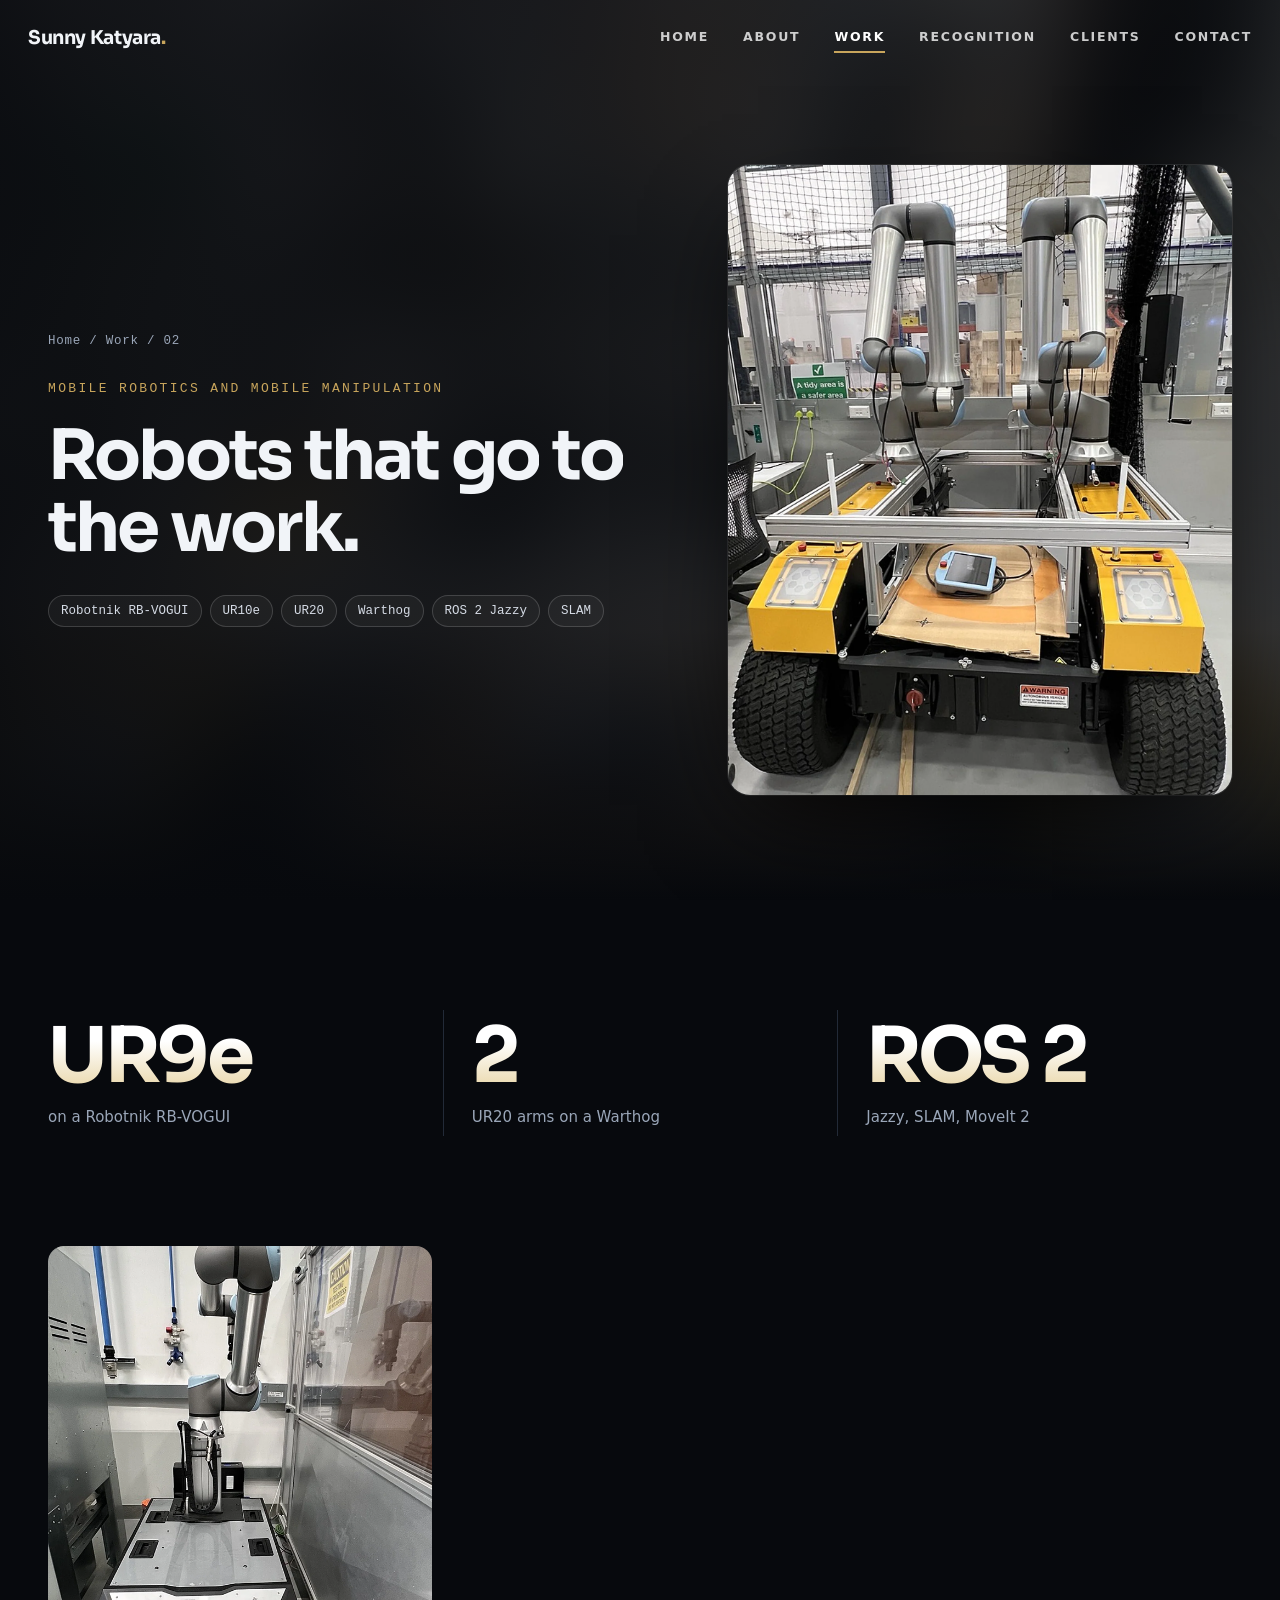
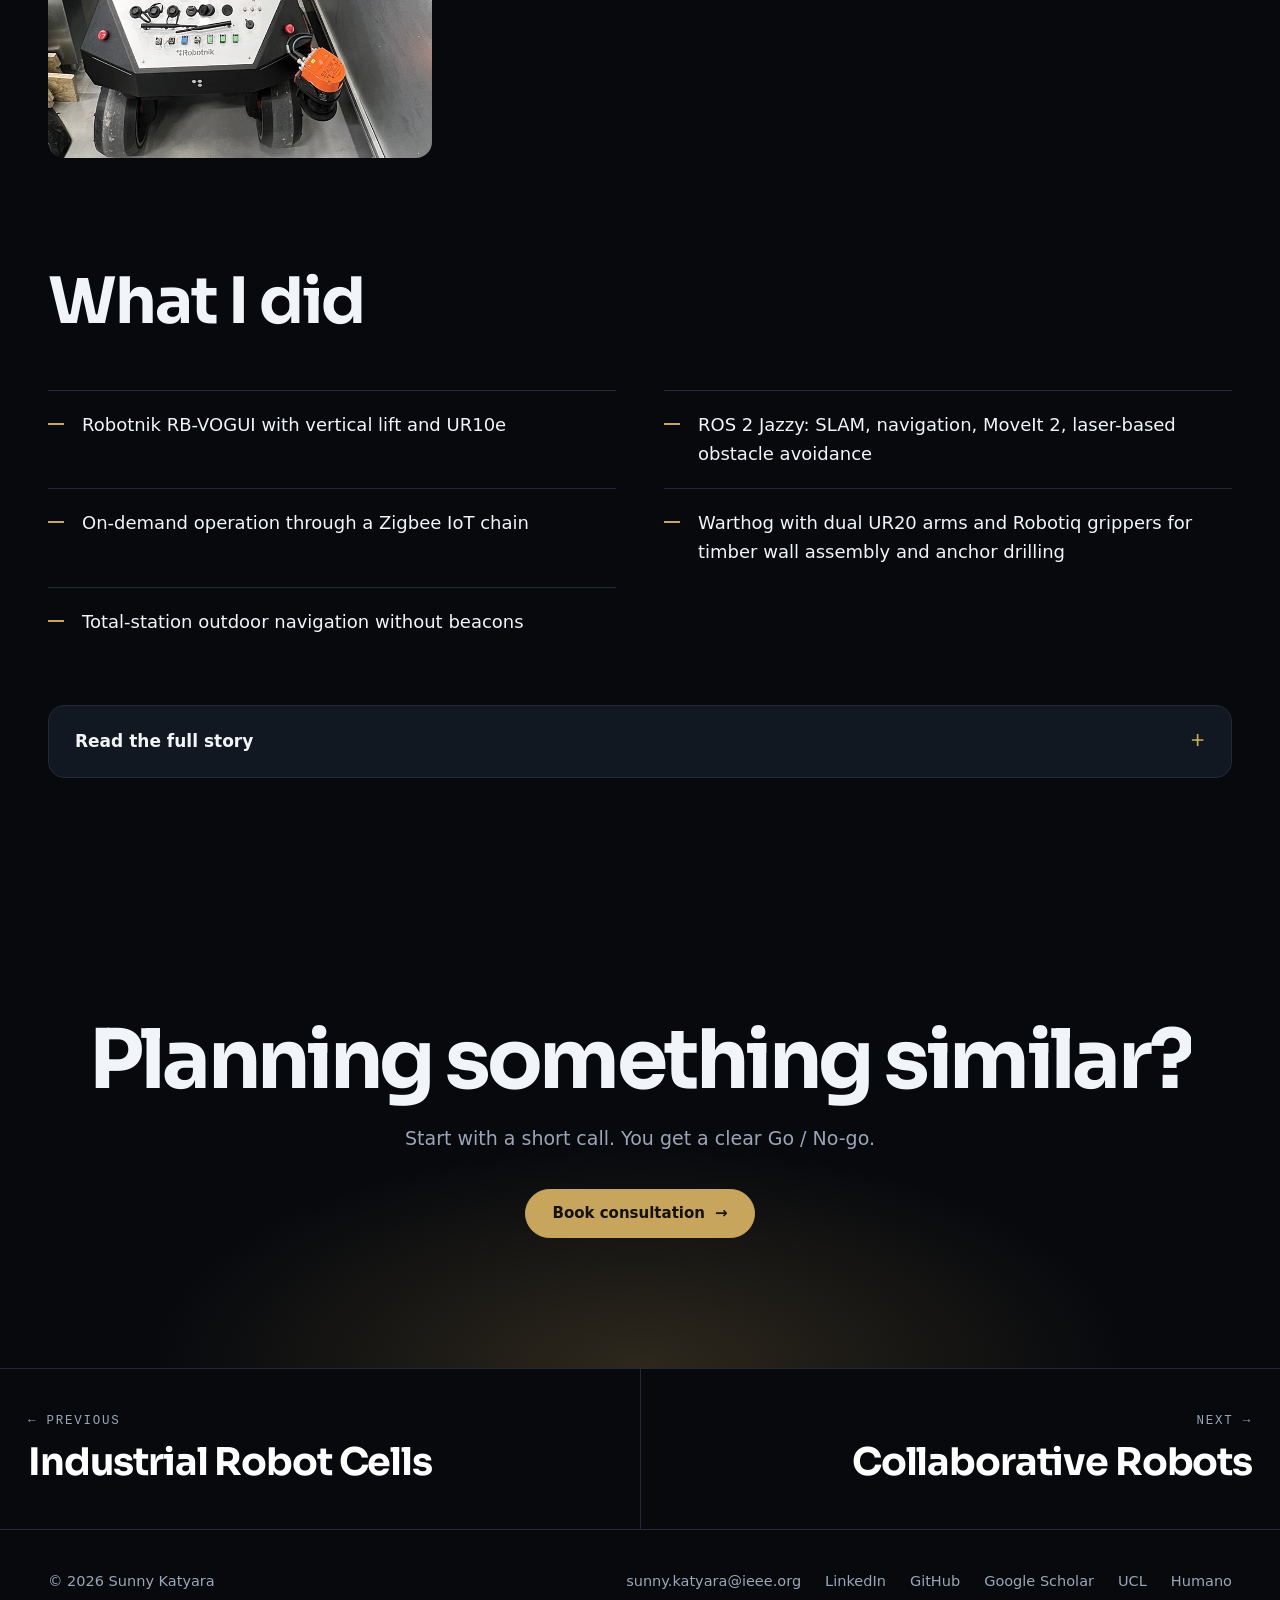
<file: work/mobile-robotics/index.html>
<!doctype html>
<html lang="en">
<head>
<meta charset="utf-8">
<meta name="viewport" content="width=device-width, initial-scale=1">
<title>Mobile Robotics Consultant: ROS 2 Mobile Manipulation, SLAM, MoveIt 2 | Sunny Katyara</title>
<meta name="description" content="Mobile manipulators on ROS 2 Jazzy: a Robotnik RB-VOGUI with vertical lift and UR10e for intralogistics and machine tending, and a Warthog with two UR20 arms for timber wall assembly and drilling outdoors.">
<meta name="author" content="Sunny Katyara">
<meta name="keywords" content="Physical AI, Physical AI consultant, humanoid robots, humanoid robot training, robot learning, reinforcement learning, agentic AI, embodied AI, PLC programming, industrial robot safety PLC, mobile robotics, mobile manipulation, digital twin, Isaac Sim, Isaac Lab, sim2real policy training, ROS 2, ROS2, industrial systems, industrial automation, industrial robotics, robotics consultant, robotics consulting, robotics consultation, robot integration, robotics system integration, ROS 2 consultant, PLC consultant, humanoid robot consultant, ROS 2 integration, KUKA robot cell commissioning, collaborative robots, robot data collection, Unitree G1, Agibot G2, EngineAI T800, MoveIt 2, Siemens TIA Portal, Sunny Katyara">
<link rel="canonical" href="https://sunnykatyara.org/work/mobile-robotics/">
<meta name="robots" content="index, follow, max-image-preview:large, max-video-preview:-1">

<meta property="og:type" content="article">
<meta property="og:site_name" content="Sunny Katyara">
<meta property="og:title" content="Mobile Robotics Consultant: ROS 2 Mobile Manipulation, SLAM, MoveIt 2 | Sunny Katyara">
<meta property="og:description" content="Mobile manipulators on ROS 2 Jazzy: a Robotnik RB-VOGUI with vertical lift and UR10e for intralogistics and machine tending, and a Warthog with two UR20 arms for timber wall assembly and drilling outdoors.">
<meta property="og:url" content="https://sunnykatyara.org/work/mobile-robotics/">
<meta property="og:image" content="https://sunnykatyara.org/og-image.png">
<meta property="og:image:width" content="1200">
<meta property="og:image:height" content="630">
<meta name="twitter:card" content="summary_large_image">
<meta name="twitter:title" content="Mobile Robotics Consultant: ROS 2 Mobile Manipulation, SLAM, MoveIt 2 | Sunny Katyara">
<meta name="twitter:description" content="Mobile manipulators on ROS 2 Jazzy: a Robotnik RB-VOGUI with vertical lift and UR10e for intralogistics and machine tending, and a Warthog with two UR20 arms for timber wall assembly and drilling outdoors.">
<meta name="twitter:image" content="https://sunnykatyara.org/og-image.png">
<meta name="theme-color" content="#07090d">
<link rel="icon" href="/favicon.svg" type="image/svg+xml">
<link rel="preload" href="/assets/fonts/sora.woff2" as="font" type="font/woff2" crossorigin>
<link rel="stylesheet" href="/assets/style.css?v=97062bca">
<script>document.documentElement.classList.add("js")</script>
<script type="application/ld+json">{"@context": "https://schema.org", "@type": "Article", "headline": "Mobile Robotics and Mobile Manipulation", "description": "Mobile manipulators on ROS 2 Jazzy: a Robotnik RB-VOGUI with vertical lift and UR10e for intralogistics and machine tending, and a Warthog with two UR20 arms for timber wall assembly and drilling outdoors.", "url": "https://sunnykatyara.org/work/mobile-robotics/", "mainEntityOfPage": "https://sunnykatyara.org/work/mobile-robotics/", "dateModified": "2026-11-22", "author": {"@type": "Person", "@id": "https://sunnykatyara.org/#person", "name": "Sunny Katyara", "url": "https://sunnykatyara.org/"}, "keywords": "Robotnik RB-VOGUI, UR10e, UR20, Warthog, ROS 2 Jazzy, SLAM, MoveIt 2, Robotiq, Zigbee IoT, Construction robotics", "image": "https://sunnykatyara.org/media/mobile-robotics/mobile-robotics-01.webp"}</script><script type="application/ld+json">{"@context": "https://schema.org", "@type": "Service", "name": "Mobile robotics and ROS 2 integration consulting", "serviceType": "Mobile robotics and ROS 2 integration", "description": "Mobile manipulators on ROS 2 Jazzy: a Robotnik RB-VOGUI with vertical lift and UR10e for intralogistics and machine tending, and a Warthog with two UR20 arms for timber wall assembly and drilling outdoors.", "url": "https://sunnykatyara.org/work/mobile-robotics/", "provider": {"@id": "https://sunnykatyara.org/#person"}, "areaServed": "Worldwide", "availableChannel": {"@type": "ServiceChannel", "serviceUrl": "https://sunnykatyara.org/contact/"}}</script><script type="application/ld+json">{"@context": "https://schema.org", "@type": "BreadcrumbList", "itemListElement": [{"@type": "ListItem", "position": 1, "name": "Home", "item": "https://sunnykatyara.org/"}, {"@type": "ListItem", "position": 2, "name": "Work", "item": "https://sunnykatyara.org/work/"}, {"@type": "ListItem", "position": 3, "name": "Mobile Robotics and Mobile Manipulation", "item": "https://sunnykatyara.org/work/mobile-robotics/"}]}</script>
</head>
<body>
<a class="skip" href="#main">Skip to content</a>
<header class="site-header">
  <div class="wrap">
    <a class="brand" href="/" aria-label="Sunny Katyara, home">Sunny Katyara<i>.</i></a>
    <button class="nav-toggle" aria-label="Menu" aria-expanded="false" aria-controls="nav">&#9776;</button>
    <nav class="nav" id="nav" aria-label="Main"><a href="/">Home</a><a href="/about/">About</a><a href="/work/" aria-current="page">Work</a><a href="/recognition/">Recognition</a><a href="/clients/">Clients</a><a href="/contact/">Contact</a></nav>
  </div>
</header>
<main id="main">

<section class="phero">
  <div class="bg blur"><img src="/media/mobile-robotics/mobile-robotics-01.webp" alt="" fetchpriority="high"></div>
  <div class="wrap phero-grid">
    <div>
      <nav class="crumbs" aria-label="Breadcrumb"><a href="/">Home</a> / <a href="/work/">Work</a> / 02</nav>
      <h1>Mobile Robotics and Mobile Manipulation</h1>
      <p class="punch" data-split>Robots that go to the work.</p>
      <ul class="chips"><li>Robotnik RB-VOGUI</li><li>UR10e</li><li>UR20</li><li>Warthog</li><li>ROS 2 Jazzy</li><li>SLAM</li></ul>
    </div>
    <div class="phero-media reveal"><img src="/media/mobile-robotics/mobile-robotics-01.webp" width="1400" height="1867" alt="Mobile Robotics and Mobile Manipulation"></div>
  </div>
</section>
<section><div class="wrap"><div class="stats three"><div class="stat reveal"><b data-count>UR10e</b><span>on a Robotnik RB-VOGUI</span></div><div class="stat reveal"><b data-count>2</b><span>UR20 arms on a Warthog</span></div><div class="stat reveal"><b data-count>ROS 2</b><span>Jazzy, SLAM, MoveIt 2</span></div></div></div></section>
<section style="padding-top:0"><div class="wrap"><div class="gallery"><figure class="reveal"><img src="/media/mobile-robotics/mobile-robotics-02.webp" width="1400" height="1867" alt="Mobile Robotics and Mobile Manipulation: photo 2" loading="lazy"></figure></div></div></section>
<section style="padding-top:0"><div class="wrap">
  <div class="section-head"><h2 data-split>What I did</h2></div>
  <ul class="ticks"><li class="reveal">Robotnik RB-VOGUI with vertical lift and UR10e</li><li class="reveal">ROS 2 Jazzy: SLAM, navigation, MoveIt 2, laser-based obstacle avoidance</li><li class="reveal">On-demand operation through a Zigbee IoT chain</li><li class="reveal">Warthog with dual UR20 arms and Robotiq grippers for timber wall assembly and anchor drilling</li><li class="reveal">Total-station outdoor navigation without beacons</li></ul>
  <details class="story reveal"><summary>Read the full story</summary><div class="prose"><p>The first platform is a Robotnik RB-VOGUI carrying a vertical lift and a UR10e arm for mobile manipulation. I used it for intralogistics and machine tending, loading and unloading parts between stations with extended reach and mobility.</p><p>It runs a native ROS 2 Jazzy architecture for SLAM, navigation, MoveIt 2 motion planning and dynamic laser-scanner obstacle avoidance. Operation is on demand, triggered through an installed Zigbee IoT chain.</p><p>The second platform is a Warthog mobile robot carrying two UR20 arms with Robotiq grippers. It performs dual-arm mobile assembly of timber wall installations and drills walls for anchoring. A total station provides outdoor navigation and beacon-free planning.</p><ul class="chips"><li>Robotnik RB-VOGUI</li><li>UR10e</li><li>UR20</li><li>Warthog</li><li>ROS 2 Jazzy</li><li>SLAM</li><li>MoveIt 2</li><li>Robotiq</li><li>Zigbee IoT</li><li>Construction robotics</li></ul><p></p></div></details>
</div></section>
<section class="cta"><div class="wrap"><h2 data-split>Planning something similar?</h2><p class="reveal">Start with a short call. You get a clear Go / No-go.</p><a class="btn reveal" href="/contact/">Book consultation <span class="arr">&rarr;</span></a></div></section>
<nav class="pager" aria-label="More projects"><a href="/work/industrial-robotics-cell/">&larr; Previous<b>Industrial Robot Cells</b></a><a class="next" href="/work/collaborative-robotics/">Next &rarr;<b>Collaborative Robots</b></a></nav>

</main>
<footer class="site-footer">
  <div class="wrap">
    <div>&copy; 2026 Sunny Katyara</div>
    <nav aria-label="Footer"><a href="mailto:sunny.katyara@ieee.org">sunny.katyara@ieee.org</a><a href="https://www.linkedin.com/in/sunny-katyara-344362109" rel="me noopener">LinkedIn</a><a href="https://github.com/KatyaraSunny93" rel="me noopener">GitHub</a><a href="https://scholar.google.com/citations?user=4pq2lzAAAAAJ&amp;hl=en" rel="me noopener">Google Scholar</a><a href="https://profiles.ucl.ac.uk/103249-sunny-katyara" rel="me noopener">UCL</a><a href="https://www.humano.au/" rel="me noopener">Humano</a></nav>
  </div>
</footer>
<script src="/assets/main.js?v=c39cebc8" defer></script>
</body>
</html>
</file>
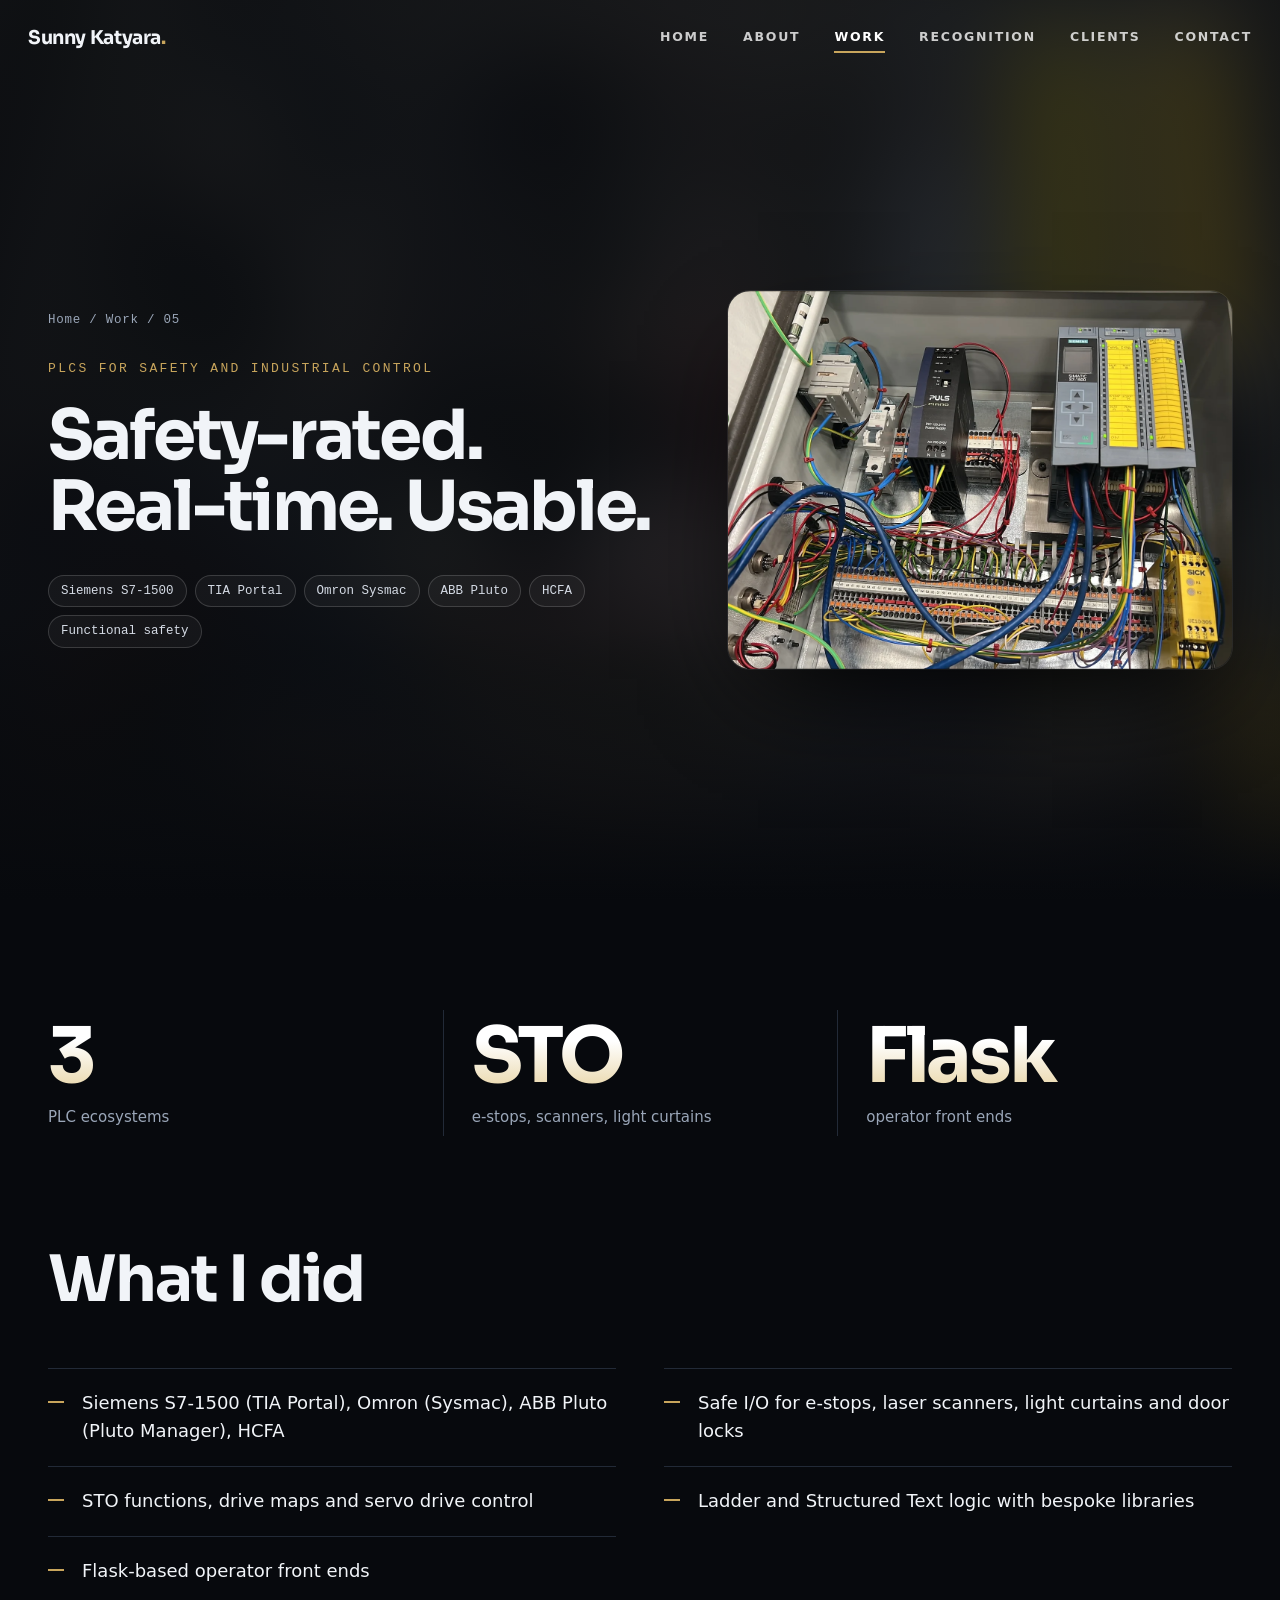
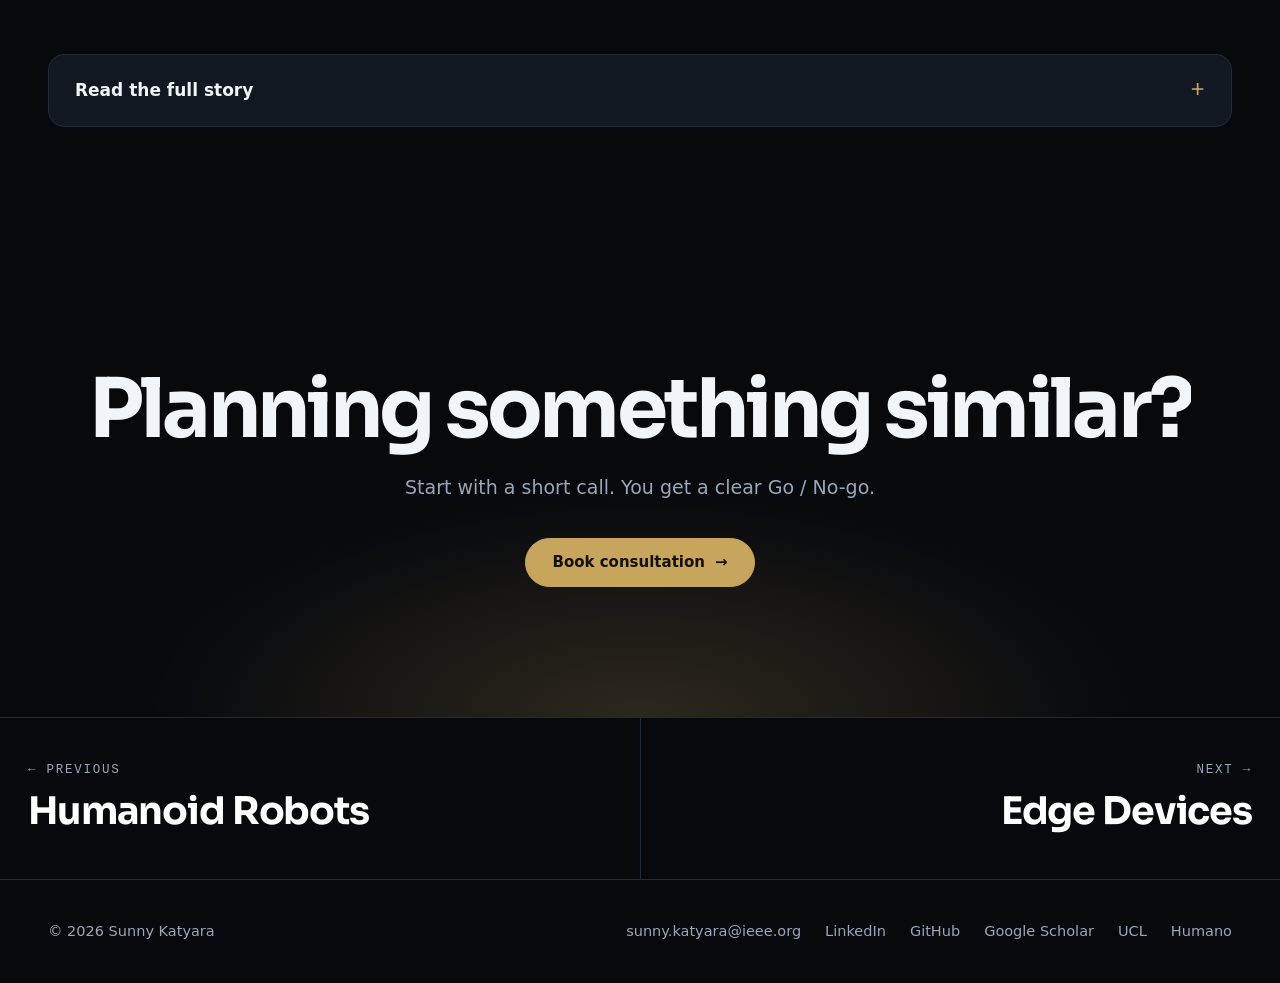
<file: work/plc-safety-industrial-control/index.html>
<!doctype html>
<html lang="en">
<head>
<meta charset="utf-8">
<meta name="viewport" content="width=device-width, initial-scale=1">
<title>PLC Programming and Robot Safety Consultant: Siemens, Omron, ABB | Sunny Katyara</title>
<meta name="description" content="PLC programming for safety and industrial control: Siemens S7-1500 in TIA Portal, Omron in Sysmac, ABB Pluto in Pluto Manager and HCFA, covering STO, e-stops, laser scanners, light curtains, servo drives and Flask front ends.">
<meta name="author" content="Sunny Katyara">
<meta name="keywords" content="Physical AI, Physical AI consultant, humanoid robots, humanoid robot training, robot learning, reinforcement learning, agentic AI, embodied AI, PLC programming, industrial robot safety PLC, mobile robotics, mobile manipulation, digital twin, Isaac Sim, Isaac Lab, sim2real policy training, ROS 2, ROS2, industrial systems, industrial automation, industrial robotics, robotics consultant, robotics consulting, robotics consultation, robot integration, robotics system integration, ROS 2 consultant, PLC consultant, humanoid robot consultant, ROS 2 integration, KUKA robot cell commissioning, collaborative robots, robot data collection, Unitree G1, Agibot G2, EngineAI T800, MoveIt 2, Siemens TIA Portal, Sunny Katyara">
<link rel="canonical" href="https://sunnykatyara.org/work/plc-safety-industrial-control/">
<meta name="robots" content="index, follow, max-image-preview:large, max-video-preview:-1">

<meta property="og:type" content="article">
<meta property="og:site_name" content="Sunny Katyara">
<meta property="og:title" content="PLC Programming and Robot Safety Consultant: Siemens, Omron, ABB | Sunny Katyara">
<meta property="og:description" content="PLC programming for safety and industrial control: Siemens S7-1500 in TIA Portal, Omron in Sysmac, ABB Pluto in Pluto Manager and HCFA, covering STO, e-stops, laser scanners, light curtains, servo drives and Flask front ends.">
<meta property="og:url" content="https://sunnykatyara.org/work/plc-safety-industrial-control/">
<meta property="og:image" content="https://sunnykatyara.org/og-image.png">
<meta property="og:image:width" content="1200">
<meta property="og:image:height" content="630">
<meta name="twitter:card" content="summary_large_image">
<meta name="twitter:title" content="PLC Programming and Robot Safety Consultant: Siemens, Omron, ABB | Sunny Katyara">
<meta name="twitter:description" content="PLC programming for safety and industrial control: Siemens S7-1500 in TIA Portal, Omron in Sysmac, ABB Pluto in Pluto Manager and HCFA, covering STO, e-stops, laser scanners, light curtains, servo drives and Flask front ends.">
<meta name="twitter:image" content="https://sunnykatyara.org/og-image.png">
<meta name="theme-color" content="#07090d">
<link rel="icon" href="/favicon.svg" type="image/svg+xml">
<link rel="preload" href="/assets/fonts/sora.woff2" as="font" type="font/woff2" crossorigin>
<link rel="stylesheet" href="/assets/style.css?v=97062bca">
<script>document.documentElement.classList.add("js")</script>
<script type="application/ld+json">{"@context": "https://schema.org", "@type": "Article", "headline": "PLCs for Safety and Industrial Control", "description": "PLC programming for safety and industrial control: Siemens S7-1500 in TIA Portal, Omron in Sysmac, ABB Pluto in Pluto Manager and HCFA, covering STO, e-stops, laser scanners, light curtains, servo drives and Flask front ends.", "url": "https://sunnykatyara.org/work/plc-safety-industrial-control/", "mainEntityOfPage": "https://sunnykatyara.org/work/plc-safety-industrial-control/", "dateModified": "2026-11-22", "author": {"@type": "Person", "@id": "https://sunnykatyara.org/#person", "name": "Sunny Katyara", "url": "https://sunnykatyara.org/"}, "keywords": "Siemens S7-1500, TIA Portal, Omron Sysmac, ABB Pluto, HCFA, Functional safety, STO, Servo drives, HMI, Ladder / ST, Flask", "image": "https://sunnykatyara.org/media/plc-safety-industrial-control/plc-safety-industrial-control-01.webp"}</script><script type="application/ld+json">{"@context": "https://schema.org", "@type": "Service", "name": "PLC programming and robot safety consulting", "serviceType": "PLC programming and robot safety", "description": "PLC programming for safety and industrial control: Siemens S7-1500 in TIA Portal, Omron in Sysmac, ABB Pluto in Pluto Manager and HCFA, covering STO, e-stops, laser scanners, light curtains, servo drives and Flask front ends.", "url": "https://sunnykatyara.org/work/plc-safety-industrial-control/", "provider": {"@id": "https://sunnykatyara.org/#person"}, "areaServed": "Worldwide", "availableChannel": {"@type": "ServiceChannel", "serviceUrl": "https://sunnykatyara.org/contact/"}}</script><script type="application/ld+json">{"@context": "https://schema.org", "@type": "BreadcrumbList", "itemListElement": [{"@type": "ListItem", "position": 1, "name": "Home", "item": "https://sunnykatyara.org/"}, {"@type": "ListItem", "position": 2, "name": "Work", "item": "https://sunnykatyara.org/work/"}, {"@type": "ListItem", "position": 3, "name": "PLCs for Safety and Industrial Control", "item": "https://sunnykatyara.org/work/plc-safety-industrial-control/"}]}</script>
</head>
<body>
<a class="skip" href="#main">Skip to content</a>
<header class="site-header">
  <div class="wrap">
    <a class="brand" href="/" aria-label="Sunny Katyara, home">Sunny Katyara<i>.</i></a>
    <button class="nav-toggle" aria-label="Menu" aria-expanded="false" aria-controls="nav">&#9776;</button>
    <nav class="nav" id="nav" aria-label="Main"><a href="/">Home</a><a href="/about/">About</a><a href="/work/" aria-current="page">Work</a><a href="/recognition/">Recognition</a><a href="/clients/">Clients</a><a href="/contact/">Contact</a></nav>
  </div>
</header>
<main id="main">

<section class="phero">
  <div class="bg blur"><img src="/media/plc-safety-industrial-control/plc-safety-industrial-control-01.webp" alt="" fetchpriority="high"></div>
  <div class="wrap phero-grid">
    <div>
      <nav class="crumbs" aria-label="Breadcrumb"><a href="/">Home</a> / <a href="/work/">Work</a> / 05</nav>
      <h1>PLCs for Safety and Industrial Control</h1>
      <p class="punch" data-split>Safety-rated. Real-time. Usable.</p>
      <ul class="chips"><li>Siemens S7-1500</li><li>TIA Portal</li><li>Omron Sysmac</li><li>ABB Pluto</li><li>HCFA</li><li>Functional safety</li></ul>
    </div>
    <div class="phero-media wide reveal"><img src="/media/plc-safety-industrial-control/plc-safety-industrial-control-01.webp" width="1800" height="1013" alt="PLCs for Safety and Industrial Control"></div>
  </div>
</section>
<section><div class="wrap"><div class="stats three"><div class="stat reveal"><b data-count>4</b><span>PLC ecosystems</span></div><div class="stat reveal"><b data-count>STO</b><span>e-stops, scanners, light curtains</span></div><div class="stat reveal"><b data-count>Flask</b><span>operator front ends</span></div></div></div></section>

<section style="padding-top:0"><div class="wrap">
  <div class="section-head"><h2 data-split>What I did</h2></div>
  <ul class="ticks"><li class="reveal">Siemens S7-1500 (TIA Portal), Omron (Sysmac), ABB Pluto (Pluto Manager), HCFA</li><li class="reveal">Safe I/O for e-stops, laser scanners, light curtains and door locks</li><li class="reveal">STO functions, drive maps and servo drive control</li><li class="reveal">Ladder and Structured Text logic with bespoke libraries</li><li class="reveal">Flask-based operator front ends</li></ul>
  <details class="story reveal"><summary>Read the full story</summary><div class="prose"><p>I have programmed PLCs for a wide range of industrial and consumer projects: the Siemens S7-1500 in TIA Portal, Omron TX120 in Sysmac, ABB Pluto B100 in Pluto Manager and the HCFA M1505S.</p><p>With Siemens PLCs I integrated HMIs for industrial robot arms, giving operators safety through door-locking mechanisms and spindle speed control.</p><p>With Omron PLCs and servo drive controllers I developed novel logic for sports applications that help athletes build muscle strength and extension memory through training. I built the same kind of applications on HCFA PLCs for other sports clients and institutions around the world.</p><p>With the ABB Pluto PLC I programmed system safety through its safe digital I/O, monitoring e-stops, laser scanners and light curtains for industrial additive cells at one of the biggest plastic mould manufacturers in the Netherlands.</p><p>The work runs from configuring I/O cards, drive maps and STO functions, through ladder and Structured Text logic and bespoke libraries, to Flask-based front ends that let users operate the system without getting buried in the complexity of today&#x27;s PLC ecosystems.</p><ul class="chips"><li>Siemens S7-1500</li><li>TIA Portal</li><li>Omron Sysmac</li><li>ABB Pluto</li><li>HCFA</li><li>Functional safety</li><li>STO</li><li>Servo drives</li><li>HMI</li><li>Ladder / ST</li><li>Flask</li></ul><p></p></div></details>
</div></section>
<section class="cta"><div class="wrap"><h2 data-split>Planning something similar?</h2><p class="reveal">Start with a short call. You get a clear Go / No-go.</p><a class="btn reveal" href="/contact/">Book consultation <span class="arr">&rarr;</span></a></div></section>
<nav class="pager" aria-label="More projects"><a href="/work/humanoid-robots/">&larr; Previous<b>Humanoid Robots</b></a><a class="next" href="/work/edge-devices-data-capture/">Next &rarr;<b>Edge Devices</b></a></nav>

</main>
<footer class="site-footer">
  <div class="wrap">
    <div>&copy; 2026 Sunny Katyara</div>
    <nav aria-label="Footer"><a href="mailto:sunny.katyara@ieee.org">sunny.katyara@ieee.org</a><a href="https://www.linkedin.com/in/sunny-katyara-344362109" rel="me noopener">LinkedIn</a><a href="https://github.com/KatyaraSunny93" rel="me noopener">GitHub</a><a href="https://scholar.google.com/citations?user=4pq2lzAAAAAJ&amp;hl=en" rel="me noopener">Google Scholar</a><a href="https://profiles.ucl.ac.uk/103249-sunny-katyara" rel="me noopener">UCL</a><a href="https://www.humano.au/" rel="me noopener">Humano</a></nav>
  </div>
</footer>
<script src="/assets/main.js?v=c39cebc8" defer></script>
</body>
</html>
</file>
<file: assets/style.css>
@font-face { font-family: "Sora"; src: url("/assets/fonts/sora.woff2") format("woff2"); font-weight: 300 800; font-display: swap; }

:root {
  --bg: #07090d;
  --bg-2: #0d1117;
  --panel: #121821;
  --line: #222a37;
  --text: #f1f4f8;
  --muted: #9aa6b8;
  --accent: #c8a55c;
  --accent-2: #e7d3a1;
  --radius: 16px;
  --wrap: 1240px;
  --display: "Sora", ui-sans-serif, system-ui, -apple-system, "Segoe UI", Roboto, sans-serif;
  --sans: ui-sans-serif, system-ui, -apple-system, "Segoe UI", Roboto, "Helvetica Neue", Arial, sans-serif;
  --mono: ui-monospace, "SF Mono", "JetBrains Mono", Menlo, Consolas, monospace;
}
@view-transition { navigation: auto; }

*, *::before, *::after { box-sizing: border-box; }
html { scroll-behavior: smooth; -webkit-text-size-adjust: 100%; }
body { margin: 0; background: var(--bg); color: var(--text); font: 400 17px/1.6 var(--sans); -webkit-font-smoothing: antialiased; overflow-x: hidden; }
img, video, svg { max-width: 100%; display: block; }
a { color: inherit; }
h1, h2, h3 { font-family: var(--display); line-height: 1.06; letter-spacing: -0.03em; margin: 0; text-wrap: balance; font-weight: 700; }
p { margin: 0 0 1em; }
ul { margin: 0; padding: 0; list-style: none; }
:focus-visible { outline: 2px solid var(--accent); outline-offset: 3px; border-radius: 4px; }
.wrap { width: 100%; max-width: var(--wrap); margin: 0 auto; padding: 0 28px; }
.skip { position: absolute; left: -999px; top: 8px; background: var(--accent); color: #111; padding: 8px 14px; border-radius: 8px; z-index: 100; }
.skip:focus { left: 8px; }
.eyebrow { font: 500 12.5px/1 var(--mono); letter-spacing: 0.18em; text-transform: uppercase; color: var(--accent); display: block; margin-bottom: 22px; }

/* ---------- header */
.site-header { position: fixed; inset: 0 0 auto 0; z-index: 50; transition: background .3s, border-color .3s; border-bottom: 1px solid transparent; }
.site-header.scrolled, .site-header.open { background: rgba(7, 9, 13, 0.82); backdrop-filter: blur(16px); -webkit-backdrop-filter: blur(16px); border-bottom-color: rgba(255, 255, 255, 0.07); }
.site-header .wrap { display: flex; align-items: center; justify-content: space-between; height: 76px; max-width: 1400px; }
.brand { text-decoration: none; font: 700 19px/1 var(--display); letter-spacing: -0.02em; }
.brand i { color: var(--accent); font-style: normal; }
.nav { display: flex; align-items: center; gap: 34px; }
.nav a { text-decoration: none; font: 600 12.5px/1 var(--sans); letter-spacing: 0.14em; text-transform: uppercase; color: rgba(255, 255, 255, 0.78); padding: 8px 0; border-bottom: 2px solid transparent; transition: color .15s, border-color .15s; }
.nav a:hover, .nav a[aria-current="page"] { color: #fff; border-bottom-color: var(--accent); }
.nav-toggle { display: none; background: none; border: 0; color: #fff; width: 44px; height: 44px; font-size: 22px; cursor: pointer; }

/* ---------- buttons */
.btn { display: inline-flex; align-items: center; gap: 10px; text-decoration: none; cursor: pointer; background: var(--accent); color: #14110a; font: 650 15px/1 var(--sans); padding: 16px 26px; border-radius: 999px; border: 1px solid var(--accent); transition: transform .2s, background .2s, box-shadow .2s; }
.btn:hover { background: var(--accent-2); border-color: var(--accent-2); transform: translateY(-2px); box-shadow: 0 12px 34px -10px rgba(200, 165, 92, 0.6); }
.btn.ghost { background: rgba(255, 255, 255, 0.06); color: #fff; border-color: rgba(255, 255, 255, 0.3); backdrop-filter: blur(6px); }
.btn.ghost:hover { background: rgba(255, 255, 255, 0.14); box-shadow: none; }
.btn .arr { transition: transform .2s; }
.btn:hover .arr { transform: translateX(4px); }
.cta-row { display: flex; flex-wrap: wrap; gap: 14px; justify-content: center; }

/* ---------- full-bleed backgrounds */
.bg { position: absolute; inset: 0; overflow: hidden; z-index: 0; }
.bg img, .bg video { width: 100%; height: 100%; object-fit: cover; }
.bg.zoom img { animation: kenburns 26s ease-in-out infinite alternate; }
.bg.blur img { filter: blur(38px) saturate(1.1); transform: scale(1.25); opacity: 0.55; }
.bg::after { content: ""; position: absolute; inset: 0; background: linear-gradient(180deg, rgba(7, 9, 13, 0.72) 0%, rgba(7, 9, 13, 0.5) 45%, var(--bg) 100%); }
@keyframes kenburns { from { transform: scale(1.02); } to { transform: scale(1.14) translate(-1.5%, -1%); } }

/* ---------- home hero */
.hero { position: relative; min-height: 100vh; min-height: min(100svh, 1200px); display: grid; place-items: center; text-align: center; padding: 120px 0 110px; overflow: hidden; }
.hero .bg::after { background: radial-gradient(ellipse 62% 58% at 50% 48%, rgba(7, 9, 13, 0.80) 0%, rgba(7, 9, 13, 0.52) 60%, rgba(7, 9, 13, 0.42) 100%), linear-gradient(180deg, rgba(7, 9, 13, 0.55) 0%, transparent 22%, transparent 70%, var(--bg) 100%); }
.hero .wrap { position: relative; z-index: 2; }
.avatar { width: 152px; height: 152px; border-radius: 50%; margin: 0 auto 30px; padding: 4px; background: #fff; position: relative; animation: pop .9s cubic-bezier(.2, .9, .3, 1.2) both; }
.avatar img { width: 100%; height: 100%; border-radius: 50%; object-fit: cover; }
.avatar::before { content: ""; position: absolute; inset: -10px; border-radius: 50%; border: 1px solid rgba(200, 165, 92, 0.7); animation: ring 3s ease-out infinite; }
@keyframes ring { from { transform: scale(0.94); opacity: 0.9; } to { transform: scale(1.3); opacity: 0; } }
@keyframes pop { from { transform: scale(0.6); opacity: 0; } to { transform: scale(1); opacity: 1; } }
.hero h1 { font-size: clamp(40px, 6.6vw, 92px); font-weight: 700; text-shadow: 0 4px 40px rgba(0, 0, 0, 0.5); }
.hero h1 small { display: block; font: 500 0.36em/1.2 var(--display); letter-spacing: 0; color: rgba(255, 255, 255, 0.85); margin-bottom: 0.3em; }
.typed { font: 600 clamp(15px, 2vw, 22px)/1.3 var(--sans); letter-spacing: 0.2em; text-transform: uppercase; margin: 22px 0 8px; min-height: 1.4em; color: #fff; }
.typed span { color: var(--accent-2); }
.typed::after { content: ""; display: inline-block; width: 2px; height: 1.05em; background: var(--accent); margin-left: 6px; vertical-align: -0.15em; animation: blink 1s steps(1) infinite; }
@keyframes blink { 50% { opacity: 0; } }
.hero .role { color: rgba(255, 255, 255, 0.72); font-size: 15.5px; margin-bottom: 34px; }
.scroll-cue { position: absolute; left: 50%; bottom: 30px; z-index: 2; width: 26px; height: 42px; margin-left: -13px; border: 2px solid rgba(255, 255, 255, 0.55); border-radius: 14px; }
.scroll-cue::after { content: ""; position: absolute; left: 50%; top: 8px; width: 4px; height: 8px; margin-left: -2px; background: #fff; border-radius: 2px; animation: cue 1.8s ease-in-out infinite; }
@keyframes cue { 0% { transform: translateY(0); opacity: 1; } 80%, 100% { transform: translateY(14px); opacity: 0; } }

/* ---------- marquee */
.marquee { overflow: hidden; padding: 26px 0; border-block: 1px solid var(--line); background: var(--bg-2); -webkit-mask-image: linear-gradient(90deg, transparent, #000 8%, #000 92%, transparent); mask-image: linear-gradient(90deg, transparent, #000 8%, #000 92%, transparent); }
.marquee .track { display: flex; width: max-content; animation: slide 60s linear infinite; }
.marquee.rev .track { animation-direction: reverse; animation-duration: 75s; }
.marquee:hover .track { animation-play-state: paused; }
.marquee span { font: 700 clamp(26px, 3.6vw, 48px)/1 var(--display); letter-spacing: -0.02em; white-space: nowrap; padding: 0 28px; color: transparent; -webkit-text-stroke: 1px rgba(255, 255, 255, 0.5); }
.marquee span:nth-child(3n+1) { color: var(--text); -webkit-text-stroke: 0; }
.marquee span::after { content: "/"; color: var(--accent); -webkit-text-stroke: 0; margin-left: 56px; font-weight: 300; }
.marquee.small span { font-size: clamp(18px, 2vw, 26px); }
@keyframes slide { to { transform: translateX(-50%); } }

/* ---------- sections */
section { position: relative; padding: 110px 0; }
.section-head { margin-bottom: 54px; display: flex; justify-content: space-between; align-items: flex-end; gap: 24px; flex-wrap: wrap; }
.section-head h2 { font-size: clamp(34px, 5vw, 64px); max-width: 14em; }
.link { color: var(--accent); text-decoration: none; font-weight: 600; white-space: nowrap; }
.link:hover { color: var(--accent-2); }

/* ---------- stats / facts */
.stats { display: grid; grid-template-columns: repeat(4, 1fr); gap: 0; }
.stats.three { grid-template-columns: repeat(3, 1fr); }
.stat { padding: 8px 28px; border-left: 1px solid var(--line); }
.stat:first-child { border-left: 0; padding-left: 0; }
.stat b { display: block; font: 700 clamp(44px, 6vw, 88px)/1 var(--display); letter-spacing: -0.045em; background: linear-gradient(180deg, #fff 30%, var(--accent-2)); -webkit-background-clip: text; background-clip: text; color: transparent; }
.stat span { color: var(--muted); font-size: 15px; line-height: 1.4; display: block; margin-top: 12px; max-width: 16em; }

/* ---------- work tiles */
.tiles { display: grid; grid-template-columns: repeat(4, 1fr); gap: 16px; }
.tile { position: relative; aspect-ratio: 3 / 4; border-radius: var(--radius); overflow: hidden; text-decoration: none; background: #0c1016; display: block; isolation: isolate; }
.tile img, .tile .schematic { position: absolute; inset: 0; width: 100%; height: 100%; object-fit: cover; transition: transform .9s cubic-bezier(.2, .7, .2, 1), filter .5s; filter: saturate(0.85) contrast(1.05); z-index: -2; }
.tile::after { content: ""; position: absolute; inset: 0; z-index: -1; background: linear-gradient(180deg, rgba(7, 9, 13, 0.1) 30%, rgba(7, 9, 13, 0.92) 100%); }
.tile:hover img, .tile:hover .schematic { transform: scale(1.09); filter: saturate(1.05) contrast(1.05); }
.tile-num { position: absolute; top: 18px; left: 20px; font: 500 12.5px/1 var(--mono); letter-spacing: 0.14em; color: rgba(255, 255, 255, 0.8); }
.tile-txt { position: absolute; left: 22px; right: 22px; bottom: 20px; }
.tile h3 { font-size: clamp(20px, 1.9vw, 26px); }
.tile p { margin: 8px 0 0; color: rgba(255, 255, 255, 0.78); font-size: 14.5px; line-height: 1.4; max-height: 0; opacity: 0; overflow: hidden; transition: max-height .45s, opacity .45s; }
.tile:hover p, .tile:focus-visible p { max-height: 5em; opacity: 1; }
.tile .go { position: absolute; top: 14px; right: 14px; width: 38px; height: 38px; border-radius: 50%; display: grid; place-items: center; background: rgba(255, 255, 255, 0.12); backdrop-filter: blur(6px); transition: background .3s, transform .3s; }
.tile:hover .go { background: var(--accent); color: #14110a; transform: rotate(-45deg); }
.tile.ask { background: var(--accent); color: #14110a; display: flex; flex-direction: column; justify-content: flex-end; padding: 24px; }
.tile.ask::after { display: none; }
.tile.ask h3 { font-size: clamp(24px, 2.3vw, 32px); }
.tile.ask span { font-weight: 650; margin-top: 14px; }
.schematic { color: var(--accent); background: radial-gradient(70% 55% at 50% 40%, rgba(200, 165, 92, 0.2), transparent 70%), linear-gradient(rgba(255, 255, 255, 0.05) 1px, transparent 1px) 0 0 / 30px 30px, linear-gradient(90deg, rgba(255, 255, 255, 0.05) 1px, transparent 1px) 0 0 / 30px 30px, #0c1016; padding: 18% 16% 30%; }
.schematic svg { width: 100%; height: 100%; }
.schematic .draw { stroke-dasharray: 600; stroke-dashoffset: 600; animation: draw 5s ease-in-out infinite alternate; }
@keyframes draw { to { stroke-dashoffset: 0; } }

/* ---------- statement */
.statement { min-height: min(86vh, 900px); display: grid; align-items: center; overflow: hidden; }
.statement .bg::after { background: linear-gradient(180deg, var(--bg) 0%, rgba(7, 9, 13, 0.62) 30%, rgba(7, 9, 13, 0.62) 70%, var(--bg) 100%); }
.statement .wrap { position: relative; z-index: 2; }
.statement p.big { font: 700 clamp(36px, 6.4vw, 96px)/1.04 var(--display); letter-spacing: -0.04em; max-width: 13em; margin: 0 0 36px; }

/* word-by-word reveal */
.w { display: inline-block; overflow: hidden; vertical-align: bottom; padding-bottom: 0.12em; margin-bottom: -0.12em; }
.w > span { display: inline-block; transform: translateY(110%); transition: transform .8s cubic-bezier(.2, .8, .2, 1); }
.in .w > span { transform: none; }

/* ---------- inner page hero */
.page-hero { position: relative; min-height: min(68vh, 760px); display: flex; align-items: flex-end; padding: 170px 0 70px; overflow: hidden; }
.page-hero .wrap { position: relative; z-index: 2; }
.page-hero h1 { font-size: clamp(44px, 8vw, 120px); letter-spacing: -0.045em; }
.page-hero .sub { font-size: clamp(18px, 2vw, 24px); color: rgba(255, 255, 255, 0.82); max-width: 30em; margin: 24px 0 0; }
.page-hero.plain { background: radial-gradient(900px 420px at 80% 0%, rgba(200, 165, 92, 0.18), transparent 65%), var(--bg); min-height: 0; }

/* ---------- project hero */
.phero { position: relative; min-height: 100vh; min-height: min(100svh, 1100px); display: grid; align-items: center; padding: 120px 0 60px; overflow: hidden; }
.phero .bg::after { background: linear-gradient(90deg, rgba(7, 9, 13, 0.9) 0%, rgba(7, 9, 13, 0.55) 100%), linear-gradient(180deg, transparent 70%, var(--bg) 100%); }
.phero-grid { position: relative; z-index: 2; display: grid; grid-template-columns: 1.1fr 0.9fr; gap: 64px; align-items: center; }
.crumbs { font: 500 12.5px/1.4 var(--mono); letter-spacing: 0.06em; color: var(--muted); margin-bottom: 30px; }
.crumbs a { color: var(--muted); text-decoration: none; }
.crumbs a:hover { color: #fff; }
.phero h1 { font: 500 13px/1.4 var(--mono); letter-spacing: 0.18em; text-transform: uppercase; color: var(--accent); margin-bottom: 22px; }
.punch { font: 700 clamp(38px, 5.4vw, 82px)/1.03 var(--display); letter-spacing: -0.04em; margin: 0 0 32px; }
.phero-media { border-radius: 22px; overflow: hidden; box-shadow: 0 40px 100px -30px rgba(0, 0, 0, 0.9), 0 0 0 1px rgba(255, 255, 255, 0.1); max-height: 78vh; aspect-ratio: 4 / 5; justify-self: end; width: 100%; max-width: 520px; position: relative; background: #0c1016; }
.phero-media img, .phero-media video { width: 100%; height: 100%; object-fit: cover; }
.phero-media.wide { aspect-ratio: 4 / 3; max-width: 640px; }
.phero-media.wide.cine { aspect-ratio: 16 / 9; }
.phero-media .schematic { position: absolute; inset: 0; }

/* ---------- chips */
.chips { display: flex; flex-wrap: wrap; gap: 8px; }
.chips li { font: 500 12.5px/1 var(--mono); padding: 9px 12px; border: 1px solid rgba(255, 255, 255, 0.16); border-radius: 999px; color: #d5dbe5; background: rgba(255, 255, 255, 0.04); }

/* ---------- gallery */
.gallery { columns: 3 320px; column-gap: 16px; }
.gallery figure { margin: 0 0 16px; border-radius: var(--radius); overflow: hidden; break-inside: avoid; background: #0c1016; }
.gallery img, .gallery video { width: 100%; height: auto; transition: transform .9s cubic-bezier(.2, .7, .2, 1); }
.gallery figure:hover img, .gallery figure:hover video { transform: scale(1.04); }

/* ---------- lists and cards */
.ticks { display: grid; grid-template-columns: repeat(2, 1fr); gap: 0 48px; }
.ticks li { padding: 20px 0 20px 34px; position: relative; border-top: 1px solid var(--line); font-size: 18px; }
.ticks li::before { content: ""; position: absolute; left: 0; top: 32px; width: 16px; height: 2px; background: var(--accent); }
details.story { margin-top: 48px; border: 1px solid var(--line); border-radius: var(--radius); background: var(--panel); }
details.story summary { cursor: pointer; padding: 22px 26px; font-weight: 650; list-style: none; display: flex; justify-content: space-between; align-items: center; }
details.story summary::-webkit-details-marker { display: none; }
details.story summary::after { content: "+"; font: 300 26px/1 var(--display); color: var(--accent); transition: transform .3s; }
details.story[open] summary::after { transform: rotate(45deg); }
details.story .prose { padding: 0 26px 14px; max-width: 46em; color: #cfd6e1; }

.blocks { display: grid; grid-template-columns: repeat(2, 1fr); gap: 16px; }
.block { background: var(--panel); border: 1px solid var(--line); border-radius: var(--radius); padding: 34px; transition: border-color .3s, transform .3s; }
.block:hover { border-color: var(--accent); transform: translateY(-4px); }
.block h3 { font-size: clamp(26px, 3vw, 40px); margin-bottom: 12px; }
.block p { color: var(--muted); margin: 0; font-size: 17px; }
.block .k { font: 500 12.5px/1 var(--mono); letter-spacing: 0.14em; color: var(--accent); display: block; margin-bottom: 16px; text-transform: uppercase; }

.rows-big li { display: grid; grid-template-columns: 140px 1fr; gap: 24px; align-items: baseline; padding: 26px 0; border-top: 1px solid var(--line); transition: padding .3s; }
.rows-big li:hover { padding-left: 14px; }
.rows-big .k { font: 500 14px/1 var(--mono); color: var(--accent); letter-spacing: 0.08em; }
.rows-big .v { font: 600 clamp(20px, 2.4vw, 30px)/1.2 var(--display); letter-spacing: -0.02em; }
.rows-big .v small { display: block; font: 400 15.5px/1.5 var(--sans); letter-spacing: 0; color: var(--muted); margin-top: 6px; }

.slider { --gap: 16px; --per: 3; }
.slides { display: flex; gap: var(--gap); overflow-x: auto; scroll-snap-type: x mandatory; scrollbar-width: none; padding: 6px 0; outline-offset: 6px; }
.slides::-webkit-scrollbar { display: none; }
.slides .client { flex: 0 0 calc((100% - (var(--per) - 1) * var(--gap)) / var(--per)); scroll-snap-align: start; min-height: 230px; }
.slider-nav { display: flex; align-items: center; justify-content: center; gap: 22px; margin-top: 30px; }
.slider-nav button { width: 48px; height: 48px; border-radius: 50%; border: 1px solid rgba(255, 255, 255, 0.3); background: rgba(255, 255, 255, 0.06); color: #fff; font-size: 18px; cursor: pointer; transition: background .2s, border-color .2s, color .2s; }
.slider-nav button:hover { background: var(--accent); border-color: var(--accent); color: #14110a; }
.shots { display: grid; grid-template-columns: repeat(3, 1fr); gap: 16px; margin-top: 44px; }
.shot { display: flex; flex-direction: column; text-decoration: none; background: var(--panel); border: 1px solid var(--line); border-radius: var(--radius); overflow: hidden; transition: border-color .3s, transform .3s; }
.shot:hover { border-color: var(--accent); transform: translateY(-4px); }
.shot img { width: 100%; height: 340px; object-fit: contain; background: #fff; padding: 14px; }
.shot span { padding: 16px 20px; color: #cfd6e1; font-size: 15px; line-height: 1.4; }
.courses { display: grid; grid-template-columns: repeat(3, 1fr); gap: 16px; }
.course { background: var(--panel); border: 1px solid var(--line); border-radius: var(--radius); overflow: hidden; transition: border-color .3s, transform .3s; }
.course:hover { border-color: var(--accent); transform: translateY(-4px); }
.course img { width: 100%; height: auto; aspect-ratio: 3 / 2; object-fit: cover; display: block; }
.course > div { padding: 24px 24px 28px; }
.course .k { font: 500 13px/1 var(--mono); color: var(--accent); letter-spacing: 0.08em; }
.course h3 { font-size: 22px; margin: 12px 0 8px; }
.course small { color: var(--muted); font-size: 15px; }
@media (max-width: 1000px) { .slider { --per: 2; } .shots, .courses { grid-template-columns: 1fr 1fr; } }
@media (max-width: 640px) { .slider { --per: 1; } .shots, .courses { grid-template-columns: 1fr; } .shot img { height: 280px; } }
.clients { display: grid; grid-template-columns: repeat(auto-fill, minmax(330px, 1fr)); gap: 16px; }
.client { background: var(--panel); border: 1px solid var(--line); border-radius: var(--radius); padding: 26px; margin: 0; display: flex; flex-direction: column; transition: border-color .3s, transform .3s; }
.client:hover { border-color: var(--accent); transform: translateY(-4px); }
.client p, .client blockquote { color: #cfd6e1; font-size: 16px; line-height: 1.55; margin: 0 0 22px; }
.client footer { display: flex; align-items: center; gap: 14px; font-size: 15px; margin-top: auto; }
.client .ini { width: 42px; height: 42px; border-radius: 50%; background: rgba(200, 165, 92, 0.15); color: var(--accent-2); display: grid; place-items: center; font: 600 13px/1 var(--mono); flex: none; }
.client footer b { display: block; }
.client footer span { color: var(--muted); }

.bookform h2 { font-size: clamp(30px, 4vw, 48px); margin: 0 0 10px; }
.bookform .form-lead { color: var(--muted); margin: 0 0 34px; }
.bookform fieldset { border: 0; padding: 0; margin: 0 0 38px; min-width: 0; }
.bookform legend { font: 500 12.5px/1 var(--mono); letter-spacing: 0.16em; text-transform: uppercase; color: var(--accent); padding: 0; margin-bottom: 18px; }
.bookform .plan { cursor: pointer; position: relative; transition: border-color .2s, box-shadow .2s; }
.bookform .plan input { position: absolute; opacity: 0; inset: 0; width: 100%; height: 100%; margin: 0; cursor: pointer; }
.bookform .plan ul { margin-bottom: 0; }
.bookform .plan .pick { position: absolute; top: 34px; right: 34px; width: 26px; height: 26px; border-radius: 50%; border: 2px solid rgba(255, 255, 255, 0.35); }
.bookform .plan:hover { border-color: rgba(255, 255, 255, 0.4); }
.bookform .plan:has(input:checked) { border-color: var(--accent); box-shadow: 0 0 0 1px var(--accent); }
.bookform .plan:has(input:checked) .pick { border-color: var(--accent); background: radial-gradient(circle, var(--accent) 45%, transparent 50%); }
.bookform .plan:has(input:focus-visible) { outline: 2px solid var(--accent); outline-offset: 3px; }
.fields { display: grid; grid-template-columns: 1fr 1fr; gap: 20px; }
.fields label { display: flex; flex-direction: column; gap: 9px; font-size: 15px; color: #cfd6e1; }
.fields label small { color: var(--muted); font-size: 13.5px; }
.fields .full { grid-column: 1 / -1; }
.fields input, .fields textarea { width: 100%; background: rgba(18, 24, 33, 0.78); border: 1px solid var(--line); border-radius: 12px; color: var(--text); font: 400 16px/1.5 var(--sans); padding: 14px 16px; transition: border-color .2s; }
.fields textarea { resize: vertical; min-height: 150px; }
.fields input::placeholder, .fields textarea::placeholder { color: #5f6b7d; }
.fields input:focus, .fields textarea:focus { outline: none; border-color: var(--accent); }
.bookform .hp { position: absolute; left: -9999px; width: 1px; height: 1px; opacity: 0; }
.bookform button[disabled] { opacity: .6; cursor: wait; transform: none; }
.form-status { margin: 20px 0 0; color: var(--muted); min-height: 1.6em; }
.form-status.err { color: #ff9c8a; }
.form-status a { color: #fff; }
.form-done { background: rgba(18, 24, 33, 0.78); border: 1px solid var(--accent); border-radius: 22px; padding: 48px 40px; }
.form-done h2 { margin: 0 0 12px; font-size: clamp(28px, 3.6vw, 44px); }
.form-done p { color: var(--muted); margin: 0; }
@media (max-width: 760px) { .fields { grid-template-columns: 1fr; } .bookform .plan .pick { top: 24px; right: 24px; } }
.plans { display: grid; grid-template-columns: repeat(2, 1fr); gap: 20px; }
.plan { background: rgba(18, 24, 33, 0.78); backdrop-filter: blur(14px); border: 1px solid var(--line); border-radius: 22px; padding: 40px; display: flex; flex-direction: column; }
.plan.featured { border-color: var(--accent); }
.plan .price { font: 500 12.5px/1 var(--mono); letter-spacing: 0.16em; text-transform: uppercase; color: var(--accent); }
.plan h3 { font-size: clamp(34px, 4vw, 54px); margin: 18px 0 6px; }
.plan .dur { color: var(--muted); margin-bottom: 26px; }
.plan ul { margin-bottom: 34px; }
.plan li { padding: 12px 0 12px 28px; position: relative; color: #cfd6e1; border-top: 1px solid var(--line); }
.plan li::before { content: ""; position: absolute; left: 2px; top: 24px; width: 12px; height: 2px; background: var(--accent); }
.plan .btn { margin-top: auto; align-self: flex-start; }
.contact-line { margin-top: 30px; color: var(--muted); }
.contact-line a { color: #fff; }

/* ---------- CTA band + pager + footer */
.cta { text-align: center; padding: 130px 0; background: radial-gradient(700px 320px at 50% 100%, rgba(200, 165, 92, 0.2), transparent 70%); }
.cta h2 { font-size: clamp(38px, 6.4vw, 92px); letter-spacing: -0.045em; margin-bottom: 18px; }
.cta p { color: var(--muted); font-size: 19px; margin-bottom: 36px; }
.pager { display: grid; grid-template-columns: 1fr 1fr; border-top: 1px solid var(--line); }
.pager a { text-decoration: none; padding: 46px 28px; color: var(--muted); font: 500 12.5px/1 var(--mono); letter-spacing: 0.14em; text-transform: uppercase; transition: background .3s; }
.pager a:hover { background: var(--bg-2); }
.pager a b { display: block; font: 700 clamp(22px, 3vw, 38px)/1.1 var(--display); letter-spacing: -0.03em; color: #fff; margin-top: 14px; text-transform: none; }
.pager a:hover b { color: var(--accent); }
.pager .next { text-align: right; border-left: 1px solid var(--line); grid-column: 2; }
.site-footer { border-top: 1px solid var(--line); padding: 40px 0; color: var(--muted); font-size: 14.5px; }
.site-footer .wrap { display: flex; justify-content: space-between; gap: 20px; flex-wrap: wrap; }
.site-footer nav { display: flex; gap: 24px; flex-wrap: wrap; }
.site-footer a { color: var(--muted); text-decoration: none; }
.site-footer a:hover { color: #fff; }

/* ---------- scroll reveal (only when JavaScript is running) */
.js .reveal { opacity: 0; transform: translateY(28px); transition: opacity .8s ease, transform .8s cubic-bezier(.2, .8, .2, 1); transition-delay: var(--d, 0s); }
.js .reveal.in { opacity: 1; transform: none; }

@media (max-width: 1000px) {
  .tiles { grid-template-columns: repeat(2, 1fr); }
  .phero-grid { grid-template-columns: 1fr; gap: 40px; }
  .phero-media { justify-self: start; max-height: none; }
  .phero { padding-top: 110px; }
}
@media (max-width: 820px) {
  body { font-size: 16px; }
  section { padding: 76px 0; }
  .wrap { padding: 0 20px; }
  .nav { display: none; position: absolute; top: 76px; left: 0; right: 0; flex-direction: column; align-items: flex-start; gap: 0; background: rgba(7, 9, 13, 0.97); padding: 6px 20px 26px; border-bottom: 1px solid var(--line); }
  .site-header.open .nav { display: flex; }
  .nav a { padding: 16px 0; font-size: 15px; width: 100%; border-bottom: 1px solid var(--line); }
  .nav-toggle { display: block; }
  .avatar { width: 124px; height: 124px; }
  .stats { grid-template-columns: repeat(2, 1fr); gap: 34px 0; }
  .stats.three { grid-template-columns: 1fr; }
  .stat { border-left: 0; padding-left: 0; }
  .tile p { max-height: 5em; opacity: 1; }
  .ticks, .blocks, .plans { grid-template-columns: 1fr; }
  .rows-big li { grid-template-columns: 1fr; gap: 8px; }
  .clients { grid-template-columns: 1fr; }
  .plan { padding: 28px; }
  .pager { grid-template-columns: 1fr; }
  .pager .next { grid-column: 1; border-left: 0; border-top: 1px solid var(--line); text-align: left; }
  .page-hero { min-height: 56vh; padding-top: 130px; }
}
@media (max-width: 520px) { .tiles { grid-template-columns: 1fr; } .tile { aspect-ratio: 4 / 3; } }
@media (prefers-reduced-motion: reduce) {
  html { scroll-behavior: auto; }
  *, *::before, *::after { animation: none !important; transition: none !important; }
  .js .reveal { opacity: 1; transform: none; }
  .w > span { transform: none; }
}
</file>
